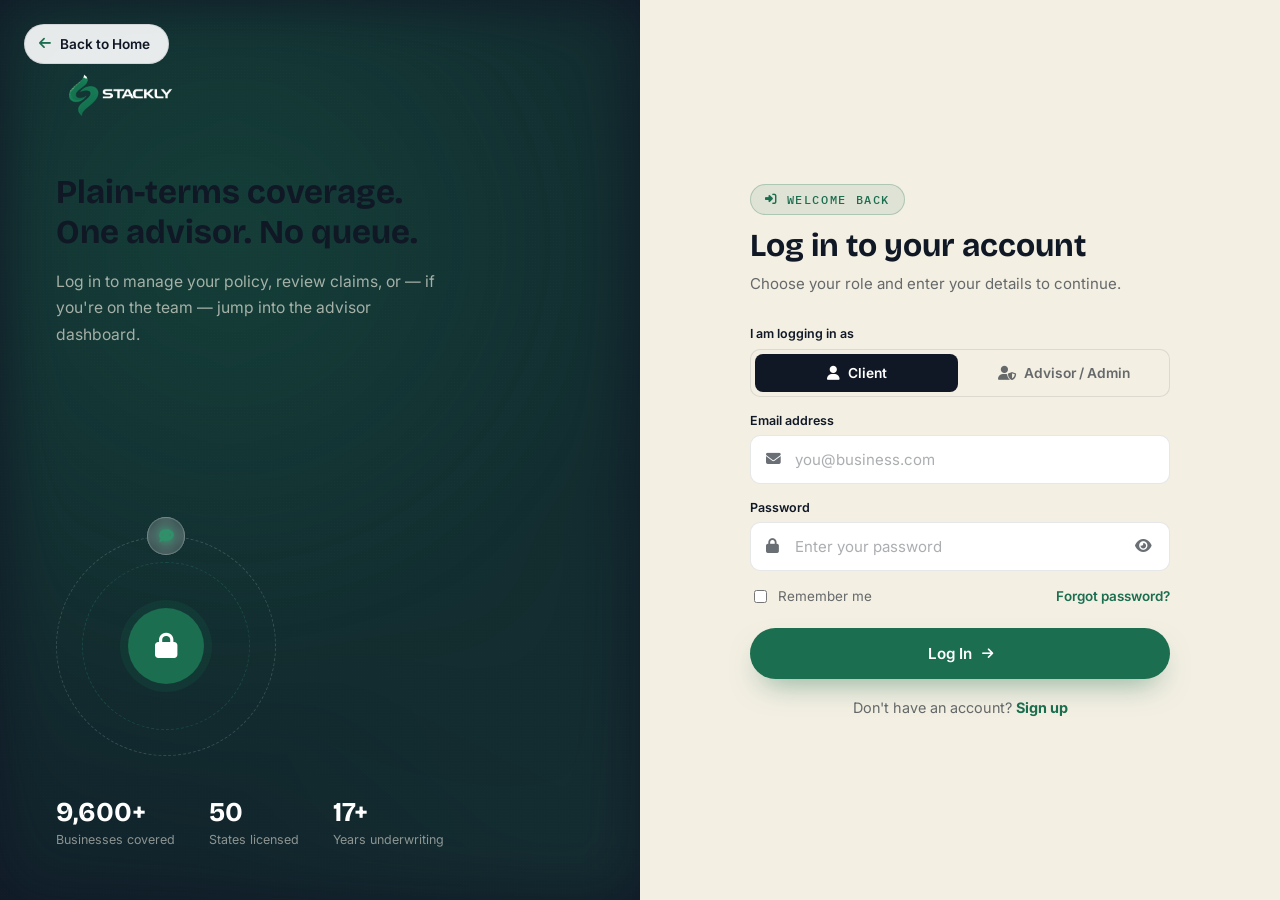
<file: admin-dashboard.html>
<!DOCTYPE html>
<html lang="en">
<head>
<meta charset="UTF-8">
<meta name="viewport" content="width=device-width, initial-scale=1.0">
<title>Admin Dashboard | Stackly</title>
<meta name="description" content="Stackly advisor dashboard — clients, policies, analytics, claims and team, all in one place.">

<link rel="preconnect" href="https://fonts.googleapis.com">
<link rel="preconnect" href="https://fonts.gstatic.com" crossorigin>
<link href="https://fonts.googleapis.com/css2?family=Bricolage+Grotesque:opsz,wght@12..96,400;12..96,500;12..96,600;12..96,700;12..96,800&family=Inter:wght@400;500;600;700;800&family=IBM+Plex+Mono:wght@400;500;600&display=swap" rel="stylesheet">
<link rel="stylesheet" href="https://cdnjs.cloudflare.com/ajax/libs/font-awesome/6.5.2/css/all.min.css">

<link rel="stylesheet" href="style.css">
<link rel="stylesheet" href="auth-dashboard.css">
</head>
<body>

<div class="dash-shell" data-role="admin">

  <div class="dash-overlay" id="dashOverlay"></div>

  <!-- ============ SIDEBAR — 8 nav links ============ -->
  <aside class="dash-sidebar" id="dashSidebar">
    <a href="index.html" class="brand-logo">
    <img src="Assest/stackly-emerald-white.webp" alt="STACKLY" class="brand-logo-img">
</a>

    <nav class="dash-nav">
      <span class="dash-nav-label">Overview</span>
      <a href="#" class="dash-nav-link is-active" data-view="overview"><i class="fa-solid fa-gauge-high"></i> <span class="dash-nav-label-text">Dashboard</span></a>
      <a href="#" class="dash-nav-link" data-view="inquiries"><i class="fa-solid fa-envelope"></i> <span class="dash-nav-label-text">Inquiries</span> <span class="badge-count" data-mail-unread-count>0</span></a>

      <span class="dash-nav-label">Book of Business</span>
      <a href="#" class="dash-nav-link" data-view="clients"><i class="fa-solid fa-users"></i> <span class="dash-nav-label-text">Clients</span></a>
      <a href="#" class="dash-nav-link" data-view="policies"><i class="fa-solid fa-file-shield"></i> <span class="dash-nav-label-text">Policies</span></a>
      <a href="#" class="dash-nav-link" data-view="claims"><i class="fa-solid fa-triangle-exclamation"></i> <span class="dash-nav-label-text">Claims</span></a>

      <span class="dash-nav-label">Insights</span>
      <a href="#" class="dash-nav-link" data-view="analytics"><i class="fa-solid fa-chart-line"></i> <span class="dash-nav-label-text">Analytics</span></a>
      <a href="#" class="dash-nav-link" data-view="team"><i class="fa-solid fa-user-group"></i> <span class="dash-nav-label-text">Team</span></a>

      <span class="dash-nav-label">Account</span>
      <a href="#" class="dash-nav-link" data-view="settings"><i class="fa-solid fa-gear"></i> <span class="dash-nav-label-text">Settings</span></a>
    </nav>

    <div class="dash-sidebar-foot">
      <button class="dash-logout-btn"><i class="fa-solid fa-arrow-right-from-bracket"></i> Log Out</button>
    </div>
  </aside>

  <!-- ============ MAIN ============ -->
  <div class="dash-main">

    <header class="dash-topbar">
      <button class="dash-hamburger" id="dashHamburger" aria-label="Toggle menu"><span></span><span></span><span></span></button>

      <div class="dash-topbar-title">
        <span data-topbar-title>Dashboard</span>
        <span class="dash-topbar-sub">Welcome back, <span data-user-name>Advisor</span></span>
      </div>

      <div class="dash-search">
        <i class="fa-solid fa-magnifying-glass"></i>
        <input type="text" placeholder="Search clients, policies…">
      </div>

      <div class="dash-topbar-right">
<button class="dash-bell" aria-label="Notifications" onclick="window.location.href='404.html'">
    <i class="fa-regular fa-bell"></i>
    <span class="bell-dot"></span>
</button>
        <div class="dash-user" onclick="window.location.href='404.html'" style="cursor: pointer;">
    <div class="dash-user-avatar" data-user-initial>A</div>
    <div class="dash-user-meta">
        <strong data-user-name>Advisor</strong>
        <span data-user-role>admin</span>
    </div>
</div>
      </div>
    </header>

    <main class="dash-content">

      <!-- VIEW 1 — OVERVIEW -->
      <section class="dash-view is-active" data-view-id="overview">

        <div class="dash-view-block">
          <div class="dash-hero-banner">
            <div class="dash-hero-glow" aria-hidden="true"></div>
            <div class="dash-hero-content">
              <span class="eyebrow eyebrow--light"><i class="fa-solid fa-sun"></i> Good to see you</span>
              <h2>Here's how your book is doing today</h2>
              <p>18 open inquiries, 3 renewals due this week, and your team is trending 8% ahead of last month.</p>
            </div>
            <div class="dash-hero-visual" aria-hidden="true"><i class="fa-solid fa-chart-simple"></i></div>
          </div>
        </div>

        <div class="dash-view-block dash-stats-grid">
          <div class="dash-stat-card">
            <div class="dash-stat-icon"><i class="fa-solid fa-users"></i></div>
            <div class="dash-stat-num" data-count="9612">0</div>
            <div class="dash-stat-label">Active Clients <span class="dash-stat-trend"><i class="fa-solid fa-arrow-up"></i> 4.2%</span></div>
          </div>
          <div class="dash-stat-card">
            <div class="dash-stat-icon"><i class="fa-solid fa-file-invoice-dollar"></i></div>
            <div class="dash-stat-num" data-count="2840000" data-prefix="$">0</div>
            <div class="dash-stat-label">Premium Written <span class="dash-stat-trend"><i class="fa-solid fa-arrow-up"></i> 8.1%</span></div>
          </div>
          <div class="dash-stat-card">
            <div class="dash-stat-icon"><i class="fa-solid fa-inbox"></i></div>
            <div class="dash-stat-num" data-count="18">0</div>
            <div class="dash-stat-label">Open Inquiries <span class="dash-stat-trend is-down"><i class="fa-solid fa-arrow-down"></i> 2.4%</span></div>
          </div>
          <div class="dash-stat-card">
            <div class="dash-stat-icon"><i class="fa-solid fa-triangle-exclamation"></i></div>
            <div class="dash-stat-num" data-count="7">0</div>
            <div class="dash-stat-label">Pending Claims <span class="dash-stat-trend"><i class="fa-solid fa-arrow-up"></i> 1.1%</span></div>
          </div>
        </div>

        <div class="dash-view-block">
          <div class="dash-section-head"><h3>Quick Actions</h3></div>
          <div class="dash-quick-actions">
            <div class="dash-quick-action"><i class="fa-solid fa-file-circle-plus"></i><strong>New Quote</strong><span>Start a client application</span></div>
            <div class="dash-quick-action"><i class="fa-solid fa-user-plus"></i><strong>Add Client</strong><span>Create a new record</span></div>
            <div class="dash-quick-action"><i class="fa-solid fa-triangle-exclamation"></i><strong>Review Claim</strong><span>7 awaiting review</span></div>
            <div class="dash-quick-action"><i class="fa-solid fa-file-export"></i><strong>Export Report</strong><span>Monthly book summary</span></div>
          </div>
        </div>

        <div class="dash-view-block">
          <div class="dash-panel">
            <div class="dash-panel-head">
              <div><h2>Recent Inquiries</h2><p>Latest client messages — jump into the full inbox for details.</p></div>
              <a href="404.html"  data-view="inquiries">Open Inquiries <i class="fa-solid fa-arrow-right"></i></a>
            </div>
            <div class="dash-doc-list" style="padding:8px 22px;">
              <div class="dash-doc-item"><div class="dash-doc-icon"><i class="fa-solid fa-envelope-open-text"></i></div><div class="dash-doc-info"><strong>Torres Build Group — General liability quote request</strong><span>9:41 AM · New Quote</span></div></div>
              <div class="dash-doc-item"><div class="dash-doc-icon"><i class="fa-solid fa-envelope-open-text"></i></div><div class="dash-doc-info"><strong>Dana Whitfield — Cyber policy coverage question</strong><span>8:15 AM · Existing Client</span></div></div>
              <div class="dash-doc-item"><div class="dash-doc-icon"><i class="fa-solid fa-envelope-open-text"></i></div><div class="dash-doc-info"><strong>Marcus Webb — Claim #CW-88213 status update</strong><span>Yesterday · Claim</span></div></div>
            </div>
          </div>
        </div>
      </section>

      <!-- VIEW 2 — INQUIRIES -->
      <section class="dash-view" data-view-id="inquiries">

        <div class="dash-view-block dash-mini-stats">
          <div class="dash-mini-stat"><i class="fa-solid fa-stopwatch"></i><div><strong>&lt; 12 min</strong><span>Avg first reply</span></div></div>
          <div class="dash-mini-stat"><i class="fa-solid fa-circle-check"></i><div><strong>42</strong><span>Resolved this week</span></div></div>
          <div class="dash-mini-stat"><i class="fa-solid fa-face-smile"></i><div><strong>4.8/5</strong><span>Client satisfaction</span></div></div>
        </div>

        <div class="dash-view-block">
          <section class="dash-panel">
            <div class="dash-panel-head">
              <div>
                <h2>Client Inquiries</h2>
                <p>New quote requests and messages — updates in real time.</p>
              </div>
              <div class="dash-tabs" id="dashMailTabs">
                <button class="dash-tab is-active" data-filter="all">All</button>
                <button class="dash-tab" data-filter="unread">Unread</button>
                <button class="dash-tab" data-filter="flagged">Flagged</button>
              </div>
            </div>
            <div class="dash-mail">
              <div class="dash-mail-list" id="dashMailList"></div>
              <div class="dash-mail-detail" id="dashMailDetail"></div>
            </div>
          </section>
        </div>
      </section>

      <!-- VIEW 3 — CLIENTS -->
      <section class="dash-view" data-view-id="clients">

        <div class="dash-view-block">
          <div class="dash-hero-banner">
            <div class="dash-hero-glow" aria-hidden="true"></div>
            <div class="dash-hero-content">
              <span class="eyebrow eyebrow--light"><i class="fa-solid fa-users"></i> Client Directory</span>
              <h2>9,612 businesses, one place to manage them</h2>
              <p>Browse your book of business, check policy status, and jump straight into a client record.</p>
            </div>
            <div class="dash-hero-visual" aria-hidden="true"><i class="fa-solid fa-address-book"></i></div>
          </div>
        </div>

        <div class="dash-view-block dash-mini-stats">
          <div class="dash-mini-stat"><i class="fa-solid fa-users"></i><div><strong>9,612</strong><span>Total clients</span></div></div>
          <div class="dash-mini-stat"><i class="fa-solid fa-user-plus"></i><div><strong>184</strong><span>New this month</span></div></div>
          <div class="dash-mini-stat"><i class="fa-solid fa-rotate"></i><div><strong>94%</strong><span>Renewal rate</span></div></div>
          <div class="dash-mini-stat"><i class="fa-solid fa-hourglass-half"></i><div><strong>3.4 yrs</strong><span>Avg tenure</span></div></div>
        </div>

        <div class="dash-view-block">
          <div class="dash-tabs dash-simple-tabs" data-target="#clientGrid">
            <button class="dash-tab is-active" data-filter="all">All</button>
            <button class="dash-tab" data-filter="active">Active</button>
            <button class="dash-tab" data-filter="pending">Pending</button>
            <button class="dash-tab" data-filter="review">In Review</button>
          </div>
        </div>

        <div class="dash-view-block dash-people-grid" id="clientGrid">
          <div class="dash-people-card" data-category="active"><span class="dash-status-pill is-active">Active</span><img class="dash-avatar-photo" src="Assest/dd1_under_100kb.webp" alt="Mara Torres"><h4>Mara Torres</h4><span class="role">Torres Build Group</span><div class="dash-people-meta"><div><strong>3</strong><span>Policies</span></div><div><strong>$18.2k</strong><span>Premium</span></div></div></div>
          <div class="dash-people-card" data-category="active"><span class="dash-status-pill is-active">Active</span><img class="dash-avatar-photo" src="Assest/dd2_under_100kb.webp" alt="Dana Whitfield"><h4>Dana Whitfield</h4><span class="role">Whitfield & Co.</span><div class="dash-people-meta"><div><strong>2</strong><span>Policies</span></div><div><strong>$9.6k</strong><span>Premium</span></div></div></div>
          <div class="dash-people-card" data-category="pending"><span class="dash-status-pill is-pending">Pending</span><img class="dash-avatar-photo" src="Assest/dd3_under_100kb.webp" alt="Elena Ruiz"><h4>Elena Ruiz</h4><span class="role">Ruiz Logistics LLC</span><div class="dash-people-meta"><div><strong>1</strong><span>Policies</span></div><div><strong>$4.1k</strong><span>Premium</span></div></div></div>
          <div class="dash-people-card" data-category="active"><span class="dash-status-pill is-active">Active</span><img class="dash-avatar-photo" src="Assest/dd4_under_100kb.webp" alt="James Lin"><h4>James Lin</h4><span class="role">Lin & Partners</span><div class="dash-people-meta"><div><strong>4</strong><span>Policies</span></div><div><strong>$24.7k</strong><span>Premium</span></div></div></div>
          <div class="dash-people-card" data-category="review"><span class="dash-status-pill is-review">In Review</span><img class="dash-avatar-photo" src="Assest/dd5_under_100kb.webp" alt="Priya Kapoor"><h4>Priya Kapoor</h4><span class="role">Kapoor Foods</span><div class="dash-people-meta"><div><strong>2</strong><span>Policies</span></div><div><strong>$11.3k</strong><span>Premium</span></div></div></div>
          <div class="dash-people-card" data-category="active"><span class="dash-status-pill is-active">Active</span><img class="dash-avatar-photo" src="Assest/dd6_under_100kb.webp" alt="Marcus Webb"><h4>Marcus Webb</h4><span class="role">Webb Contracting</span><div class="dash-people-meta"><div><strong>3</strong><span>Policies</span></div><div><strong>$15.9k</strong><span>Premium</span></div></div></div>
          <div class="dash-people-card" data-category="pending"><span class="dash-status-pill is-pending">Pending</span><img class="dash-avatar-photo" src="Assest/dd7_under_100kb.webp" alt="Sofia Ahn"><h4>Sofia Ahn</h4><span class="role">Ahn Design Studio</span><div class="dash-people-meta"><div><strong>1</strong><span>Policies</span></div><div><strong>$3.4k</strong><span>Premium</span></div></div></div>
          <div class="dash-people-card" data-category="active"><span class="dash-status-pill is-active">Active</span><img class="dash-avatar-photo" src="Assest/dd8_under_100kb.webp" alt="Owen Clarke"><h4>Owen Clarke</h4><span class="role">Clarke Fleet Services</span><div class="dash-people-meta"><div><strong>5</strong><span>Policies</span></div><div><strong>$31.5k</strong><span>Premium</span></div></div></div>
        </div>

        <div class="dash-view-block">
          <div class="dash-panel" style="padding:24px 26px; display:flex; align-items:center; justify-content:space-between; gap:16px; flex-wrap:wrap;">
            <div><h3 style="font-size:1rem;font-weight:700;margin-bottom:4px;">Looking for someone specific?</h3><p style="font-size:.82rem;color:var(--text-soft);">Use the search bar above, or add a brand-new client to your book.</p></div>
<button class="btn btn-primary" onclick="window.location.href='404.html'">
    <span>Add Client</span>
    <i class="fa-solid fa-user-plus"></i>
</button>
          </div>
        </div>
      </section>

      <!-- VIEW 4 — POLICIES -->
      <section class="dash-view" data-view-id="policies">

        <div class="dash-view-block">
          <div class="dash-hero-banner">
            <div class="dash-hero-glow" aria-hidden="true"></div>
            <div class="dash-hero-content">
              <span class="eyebrow eyebrow--light"><i class="fa-solid fa-file-shield"></i> Policy Book</span>
              <h2>Every policy, renewal, and premium in view</h2>
              <p>Track what's bound, what's renewing soon, and where the book is concentrated.</p>
            </div>
            <div class="dash-hero-visual" aria-hidden="true"><i class="fa-solid fa-scale-balanced"></i></div>
          </div>
        </div>

        <div class="dash-view-block dash-mini-stats">
          <div class="dash-mini-stat"><i class="fa-solid fa-file-shield"></i><div><strong>11,204</strong><span>Active policies</span></div></div>
          <div class="dash-mini-stat"><i class="fa-solid fa-sack-dollar"></i><div><strong>$2.84M</strong><span>Premium written</span></div></div>
          <div class="dash-mini-stat"><i class="fa-solid fa-calculator"></i><div><strong>$1,940</strong><span>Avg premium</span></div></div>
          <div class="dash-mini-stat"><i class="fa-solid fa-calendar-day"></i><div><strong>63</strong><span>Renewals due (30d)</span></div></div>
        </div>

        <div class="dash-view-block">
          <div class="dash-chart-card">
            <div class="dash-section-head"><h3>Policy Mix by Coverage Type</h3><p>Share of active premium across your top lines.</p></div>
            <div class="dash-donut-wrap">
              <div class="dash-donut" data-pct="34"><div class="dash-donut-center"><strong>34%</strong><span>General Liability</span></div></div>
              <div class="dash-donut-legend">
                <div class="dash-legend-row"><span class="dash-legend-dot" style="background:var(--emerald);"></span> General Liability <span class="val">34%</span></div>
                <div class="dash-legend-row"><span class="dash-legend-dot" style="background:#4F6B85;"></span> Commercial Property <span class="val">26%</span></div>
                <div class="dash-legend-row"><span class="dash-legend-dot" style="background:#B79B4F;"></span> Cyber & Data Breach <span class="val">18%</span></div>
                <div class="dash-legend-row"><span class="dash-legend-dot" style="background:var(--line);"></span> Workers' Comp & Other <span class="val">22%</span></div>
              </div>
            </div>
          </div>
        </div>

        <div class="dash-view-block dash-policy-grid">
          <div class="dash-policy-card">
            <div class="dash-policy-top"><div class="dash-policy-icon"><i class="fa-solid fa-hard-hat"></i></div><div><h4>Torres Build Group</h4><span>General Liability</span></div></div>
            <div class="dash-policy-figures"><div><strong>$18,200</strong><span>Premium</span></div><div><strong>$2M</strong><span>Limit</span></div></div>
            <div class="dash-progress"><div class="dash-progress-fill" data-value="72"></div></div>
            <div class="dash-progress-label"><span>Renews in 34 days</span><span>72%</span></div>
          </div>
          <div class="dash-policy-card">
            <div class="dash-policy-top"><div class="dash-policy-icon"><i class="fa-solid fa-building"></i></div><div><h4>Whitfield & Co.</h4><span>Commercial Property</span></div></div>
            <div class="dash-policy-figures"><div><strong>$9,640</strong><span>Premium</span></div><div><strong>$1.2M</strong><span>Limit</span></div></div>
            <div class="dash-progress"><div class="dash-progress-fill" data-value="41"></div></div>
            <div class="dash-progress-label"><span>Renews in 71 days</span><span>41%</span></div>
          </div>
          <div class="dash-policy-card">
            <div class="dash-policy-top"><div class="dash-policy-icon"><i class="fa-solid fa-shield-halved"></i></div><div><h4>Kapoor Foods</h4><span>Cyber & Data Breach</span></div></div>
            <div class="dash-policy-figures"><div><strong>$6,300</strong><span>Premium</span></div><div><strong>$1M</strong><span>Limit</span></div></div>
            <div class="dash-progress"><div class="dash-progress-fill" data-value="90"></div></div>
            <div class="dash-progress-label"><span>Renews in 9 days</span><span>90%</span></div>
          </div>
          <div class="dash-policy-card">
            <div class="dash-policy-top"><div class="dash-policy-icon"><i class="fa-solid fa-truck"></i></div><div><h4>Clarke Fleet Services</h4><span>Commercial Auto</span></div></div>
            <div class="dash-policy-figures"><div><strong>$22,900</strong><span>Premium</span></div><div><strong>$3M</strong><span>Limit</span></div></div>
            <div class="dash-progress"><div class="dash-progress-fill" data-value="24"></div></div>
            <div class="dash-progress-label"><span>Renews in 96 days</span><span>24%</span></div>
          </div>
          <div class="dash-policy-card">
            <div class="dash-policy-top"><div class="dash-policy-icon"><i class="fa-solid fa-user-tie"></i></div><div><h4>Ruiz Logistics LLC</h4><span>Professional Liability</span></div></div>
            <div class="dash-policy-figures"><div><strong>$4,100</strong><span>Premium</span></div><div><strong>$1M</strong><span>Limit</span></div></div>
            <div class="dash-progress"><div class="dash-progress-fill" data-value="58"></div></div>
            <div class="dash-progress-label"><span>Renews in 51 days</span><span>58%</span></div>
          </div>
          <div class="dash-policy-card">
            <div class="dash-policy-top"><div class="dash-policy-icon"><i class="fa-solid fa-briefcase-medical"></i></div><div><h4>Webb Contracting</h4><span>Workers' Compensation</span></div></div>
            <div class="dash-policy-figures"><div><strong>$15,900</strong><span>Premium</span></div><div><strong>$2M</strong><span>Limit</span></div></div>
            <div class="dash-progress"><div class="dash-progress-fill" data-value="15"></div></div>
            <div class="dash-progress-label"><span>Renews in 108 days</span><span>15%</span></div>
          </div>
        </div>

        <div class="dash-view-block">
          <div class="dash-panel" style="padding:24px 26px; display:flex; align-items:center; justify-content:space-between; gap:16px; flex-wrap:wrap;">
            <div><h3 style="font-size:1rem;font-weight:700;margin-bottom:4px;">3 policies renewing this week</h3><p style="font-size:.82rem;color:var(--text-soft);">Get ahead of renewals before they lapse.</p></div>
<button class="btn btn-primary" onclick="window.location.href='404.html'">
    <span>Review Renewals</span>
    <i class="fa-solid fa-arrow-right"></i>
</button>
          </div>
        </div>
      </section>

      <!-- VIEW 5 — CLAIMS -->
      <section class="dash-view" data-view-id="claims">

        <div class="dash-view-block">
          <div class="dash-hero-banner">
            <div class="dash-hero-glow" aria-hidden="true"></div>
            <div class="dash-hero-content">
              <span class="eyebrow eyebrow--light"><i class="fa-solid fa-triangle-exclamation"></i> Claims Desk</span>
              <h2>7 claims need your attention</h2>
              <p>Track every claim from first report to payout, across your whole book.</p>
            </div>
            <div class="dash-hero-visual" aria-hidden="true"><i class="fa-solid fa-file-waveform"></i></div>
          </div>
        </div>

        <div class="dash-view-block dash-mini-stats">
          <div class="dash-mini-stat"><i class="fa-solid fa-folder-open"></i><div><strong>7</strong><span>Open claims</span></div></div>
          <div class="dash-mini-stat"><i class="fa-solid fa-stopwatch"></i><div><strong>9.2 days</strong><span>Avg resolution</span></div></div>
          <div class="dash-mini-stat"><i class="fa-solid fa-circle-check"></i><div><strong>23</strong><span>Approved this month</span></div></div>
          <div class="dash-mini-stat"><i class="fa-solid fa-circle-xmark"></i><div><strong>2</strong><span>Denied this month</span></div></div>
        </div>

        <div class="dash-view-block">
          <div class="dash-chart-card">
            <div class="dash-section-head"><h3>Claims Filed by Type (last 6 months)</h3></div>
            <div class="dash-bar-chart">
              <div class="dash-bar-col" data-height="45"><div class="dash-bar"><span class="dash-bar-val">12</span></div><span class="dash-bar-label">Property</span></div>
              <div class="dash-bar-col" data-height="70"><div class="dash-bar"><span class="dash-bar-val">19</span></div><span class="dash-bar-label">Auto</span></div>
              <div class="dash-bar-col" data-height="30"><div class="dash-bar"><span class="dash-bar-val">8</span></div><span class="dash-bar-label">Liability</span></div>
              <div class="dash-bar-col" data-height="20"><div class="dash-bar"><span class="dash-bar-val">5</span></div><span class="dash-bar-label">Cyber</span></div>
              <div class="dash-bar-col" data-height="55"><div class="dash-bar"><span class="dash-bar-val">15</span></div><span class="dash-bar-label">Workers' Comp</span></div>
            </div>
          </div>
        </div>

        <div class="dash-view-block">
          <div class="dash-panel">
            <div class="dash-panel-head"><div><h2>Claim #CW-88213 — Featured</h2><p>Webb Contracting · Storm damage · Filed 12 days ago</p></div></div>
            <div style="padding:24px 26px;">
              <div class="dash-timeline">
                <div class="dash-timeline-step is-done"><div class="dash-timeline-dot"><i class="fa-solid fa-check"></i></div><div class="dash-timeline-body"><h4>Claim reported</h4><span>Aug 1, 2026</span></div></div>
                <div class="dash-timeline-step is-done"><div class="dash-timeline-dot"><i class="fa-solid fa-check"></i></div><div class="dash-timeline-body"><h4>Adjuster assigned</h4><span>Aug 2, 2026</span></div></div>
                <div class="dash-timeline-step is-current"><div class="dash-timeline-dot"><i class="fa-solid fa-magnifying-glass"></i></div><div class="dash-timeline-body"><h4>Site inspection complete</h4><span>Aug 9, 2026</span><p>Estimate being finalized — client has requested a status update twice this week.</p></div></div>
                <div class="dash-timeline-step"><div class="dash-timeline-dot"><i class="fa-solid fa-file-invoice-dollar"></i></div><div class="dash-timeline-body"><h4>Estimate &amp; payout</h4><span>Pending</span></div></div>
              </div>
            </div>
          </div>
        </div>

        <div class="dash-view-block">
          <div class="dash-panel">
            <div class="dash-panel-head"><div><h2>Open Claims Queue</h2></div></div>
            <div class="dash-doc-list" style="padding:8px 26px 20px;">
              <div class="dash-doc-item"><div class="dash-doc-icon"><i class="fa-solid fa-house-chimney-crack"></i></div><div class="dash-doc-info"><strong>Webb Contracting — Storm damage</strong><span>Filed 12 days ago</span></div><span class="dash-status-pill is-pending" style="margin:0;">In Review</span></div>
              <div class="dash-doc-item"><div class="dash-doc-icon"><i class="fa-solid fa-car-burst"></i></div><div class="dash-doc-info"><strong>Clarke Fleet Services — Vehicle collision</strong><span>Filed 5 days ago</span></div><span class="dash-status-pill is-review" style="margin:0;">Inspecting</span></div>
              <div class="dash-doc-item"><div class="dash-doc-icon"><i class="fa-solid fa-laptop-medical"></i></div><div class="dash-doc-info"><strong>Kapoor Foods — Data breach</strong><span>Filed 2 days ago</span></div><span class="dash-status-pill is-pending" style="margin:0;">New</span></div>
            </div>
          </div>
        </div>
      </section>

      <!-- VIEW 6 — ANALYTICS -->
      <section class="dash-view" data-view-id="analytics">

        <div class="dash-view-block">
          <div class="dash-hero-banner">
            <div class="dash-hero-glow" aria-hidden="true"></div>
            <div class="dash-hero-content">
              <span class="eyebrow eyebrow--light"><i class="fa-solid fa-chart-line"></i> Performance</span>
              <h2>The book is trending up 8.1% this quarter</h2>
              <p>Premium growth, channel mix, and your top-performing advisors at a glance.</p>
            </div>
            <div class="dash-hero-visual" aria-hidden="true"><i class="fa-solid fa-arrow-trend-up"></i></div>
          </div>
        </div>

        <div class="dash-view-block dash-mini-stats">
          <div class="dash-mini-stat"><i class="fa-solid fa-sack-dollar"></i><div><strong>$2.84M</strong><span>YTD premium</span></div></div>
          <div class="dash-mini-stat"><i class="fa-solid fa-percent"></i><div><strong>94%</strong><span>Retention rate</span></div></div>
          <div class="dash-mini-stat"><i class="fa-solid fa-bolt"></i><div><strong>1.9 days</strong><span>Avg quote-to-bind</span></div></div>
          <div class="dash-mini-stat"><i class="fa-solid fa-star"></i><div><strong>4.8/5</strong><span>Client rating</span></div></div>
        </div>

        <div class="dash-view-block">
          <div class="dash-chart-card">
            <div class="dash-section-head"><h3>Premium Written by Month</h3><p>Last 6 months, in thousands.</p></div>
            <div class="dash-bar-chart">
              <div class="dash-bar-col" data-height="40"><div class="dash-bar"><span class="dash-bar-val">$210k</span></div><span class="dash-bar-label">Mar</span></div>
              <div class="dash-bar-col" data-height="55"><div class="dash-bar"><span class="dash-bar-val">$268k</span></div><span class="dash-bar-label">Apr</span></div>
              <div class="dash-bar-col" data-height="48"><div class="dash-bar"><span class="dash-bar-val">$241k</span></div><span class="dash-bar-label">May</span></div>
              <div class="dash-bar-col" data-height="72"><div class="dash-bar"><span class="dash-bar-val">$319k</span></div><span class="dash-bar-label">Jun</span></div>
              <div class="dash-bar-col" data-height="65"><div class="dash-bar"><span class="dash-bar-val">$298k</span></div><span class="dash-bar-label">Jul</span></div>
              <div class="dash-bar-col" data-height="88"><div class="dash-bar"><span class="dash-bar-val">$356k</span></div><span class="dash-bar-label">Aug</span></div>
            </div>
          </div>
        </div>

        <div class="dash-view-block">
          <div class="dash-chart-card">
            <div class="dash-section-head"><h3>Revenue by Channel</h3></div>
            <div class="dash-donut-wrap">
              <div class="dash-donut" data-pct="52"><div class="dash-donut-center"><strong>52%</strong><span>Referral</span></div></div>
              <div class="dash-donut-legend">
                <div class="dash-legend-row"><span class="dash-legend-dot" style="background:var(--emerald);"></span> Referral <span class="val">52%</span></div>
                <div class="dash-legend-row"><span class="dash-legend-dot" style="background:#4F6B85;"></span> Direct / Website <span class="val">31%</span></div>
                <div class="dash-legend-row"><span class="dash-legend-dot" style="background:var(--line);"></span> Partner Network <span class="val">17%</span></div>
              </div>
            </div>
          </div>
        </div>

        <div class="dash-view-block">
          <div class="dash-panel" style="padding:24px 26px;">
            <div class="dash-section-head"><h3>Top Performing Advisors</h3></div>
            <div class="dash-leaderboard">
              <div class="dash-leader-row"><span class="dash-leader-rank">01</span><img class="dash-avatar-photo" src="Assest/dd5_under_100kb.webp" alt="Priya Kapoor"><div class="dash-leader-info"><strong>Priya Kapoor</strong><div class="dash-leader-bar"><div class="dash-leader-bar-fill" data-value="96"></div></div></div><span class="dash-leader-val">$412k</span></div>
              <div class="dash-leader-row"><span class="dash-leader-rank">02</span><img class="dash-avatar-photo" src="Assest/dd4_under_100kb.webp" alt="James Lin"><div class="dash-leader-info"><strong>James Lin</strong><div class="dash-leader-bar"><div class="dash-leader-bar-fill" data-value="84"></div></div></div><span class="dash-leader-val">$361k</span></div>
              <div class="dash-leader-row"><span class="dash-leader-rank">03</span><img class="dash-avatar-photo" src="Assest/dd3_under_100kb.webp" alt="Elena Ruiz"><div class="dash-leader-info"><strong>Elena Ruiz</strong><div class="dash-leader-bar"><div class="dash-leader-bar-fill" data-value="71"></div></div></div><span class="dash-leader-val">$298k</span></div>
              <div class="dash-leader-row"><span class="dash-leader-rank">04</span><img class="dash-avatar-photo" src="Assest/dd6_under_100kb.webp" alt="Marcus Webb"><div class="dash-leader-info"><strong>Marcus Webb</strong><div class="dash-leader-bar"><div class="dash-leader-bar-fill" data-value="58"></div></div></div><span class="dash-leader-val">$241k</span></div>
            </div>
          </div>
        </div>
      </section>

      <!-- VIEW 7 — TEAM -->
      <section class="dash-view" data-view-id="team">

        <div class="dash-view-block">
          <div class="dash-hero-banner">
            <div class="dash-hero-glow" aria-hidden="true"></div>
            <div class="dash-hero-content">
              <span class="eyebrow eyebrow--light"><i class="fa-solid fa-user-group"></i> Your Team</span>
              <h2>210 licensed advisors, 6 in your pod</h2>
              <p>See who's carrying what, and how your pod is trending this month.</p>
            </div>
            <div class="dash-hero-visual" aria-hidden="true"><i class="fa-solid fa-people-group"></i></div>
          </div>
        </div>

        <div class="dash-view-block dash-mini-stats">
          <div class="dash-mini-stat"><i class="fa-solid fa-user-group"></i><div><strong>6</strong><span>Advisors in pod</span></div></div>
          <div class="dash-mini-stat"><i class="fa-solid fa-stopwatch"></i><div><strong>&lt; 12 min</strong><span>Avg response time</span></div></div>
          <div class="dash-mini-stat"><i class="fa-solid fa-face-smile"></i><div><strong>4.8/5</strong><span>Team CSAT</span></div></div>
          <div class="dash-mini-stat"><i class="fa-solid fa-ticket"></i><div><strong>18</strong><span>Open tickets</span></div></div>
        </div>

        <div class="dash-view-block dash-people-grid">
          <div class="dash-people-card"><span class="dash-status-pill is-active">Online</span><img class="dash-avatar-photo dash-avatar-photo--lg" src="Assest/dd5_under_100kb.webp" alt="Priya Kapoor"><h4>Priya Kapoor</h4><span class="role">Senior Advisor</span><div class="dash-people-meta"><div><strong>412</strong><span>Clients</span></div><div><strong>4.9</strong><span>Rating</span></div></div></div>
          <div class="dash-people-card"><span class="dash-status-pill is-active">Online</span><img class="dash-avatar-photo dash-avatar-photo--lg" src="Assest/dd4_under_100kb.webp" alt="James Lin"><h4>James Lin</h4><span class="role">Advisor</span><div class="dash-people-meta"><div><strong>361</strong><span>Clients</span></div><div><strong>4.8</strong><span>Rating</span></div></div></div>
          <div class="dash-people-card"><span class="dash-status-pill is-pending">Away</span><img class="dash-avatar-photo dash-avatar-photo--lg" src="Assest/dd3_under_100kb.webp" alt="Elena Ruiz"><h4>Elena Ruiz</h4><span class="role">Advisor</span><div class="dash-people-meta"><div><strong>298</strong><span>Clients</span></div><div><strong>4.7</strong><span>Rating</span></div></div></div>
          <div class="dash-people-card"><span class="dash-status-pill is-active">Online</span><img class="dash-avatar-photo dash-avatar-photo--lg" src="Assest/dd6_under_100kb.webp" alt="Marcus Webb"><h4>Marcus Webb</h4><span class="role">Claims Specialist</span><div class="dash-people-meta"><div><strong>241</strong><span>Clients</span></div><div><strong>4.6</strong><span>Rating</span></div></div></div>
          <div class="dash-people-card"><span class="dash-status-pill is-review">Offline</span><img class="dash-avatar-photo dash-avatar-photo--lg" src="Assest/dd7_under_100kb.webp" alt="Sofia Ahn"><h4>Sofia Ahn</h4><span class="role">Junior Advisor</span><div class="dash-people-meta"><div><strong>128</strong><span>Clients</span></div><div><strong>4.6</strong><span>Rating</span></div></div></div>
          <div class="dash-people-card"><span class="dash-status-pill is-active">Online</span><img class="dash-avatar-photo dash-avatar-photo--lg" src="Assest/dd8_under_100kb.webp" alt="Owen Clarke"><h4>Owen Clarke</h4><span class="role">Underwriter</span><div class="dash-people-meta"><div><strong>—</strong><span>Clients</span></div><div><strong>4.9</strong><span>Rating</span></div></div></div>
        </div>

        <div class="dash-view-block">
          <div class="dash-panel" style="padding:24px 26px; display:flex; align-items:center; justify-content:space-between; gap:16px; flex-wrap:wrap;">
            <div><h3 style="font-size:1rem;font-weight:700;margin-bottom:4px;">Growing the pod?</h3><p style="font-size:.82rem;color:var(--text-soft);">Invite a licensed advisor to join your team.</p></div>
<button class="btn btn-primary" onclick="window.location.href='404.html'">
    <span>Invite Advisor</span>
    <i class="fa-solid fa-user-plus"></i>
</button>
          </div>
        </div>
      </section>

      <!-- VIEW 8 — SETTINGS -->
      <section class="dash-view" data-view-id="settings">

        <div class="dash-view-block">
          <div class="dash-profile-banner">
            <div class="dash-hero-glow" aria-hidden="true"></div>
            <img class="dash-avatar-photo dash-avatar-photo--lg" style="position:relative;z-index:2;" src="Assest/dd5_under_100kb.webp" alt="Profile photo">
            <div style="position:relative;z-index:2;">
              <h2 style="font-family:var(--font-display);font-size:1.4rem;font-weight:700;" data-user-name>Advisor</h2>
              <p style="color:rgba(243,239,227,0.68);font-size:.88rem;" data-user-email>advisor@stackly.example</p>
              <span class="eyebrow eyebrow--light" style="margin-top:8px;"><i class="fa-solid fa-user-shield"></i> Admin Access</span>
            </div>
          </div>
        </div>

        <div class="dash-view-block">
          <div class="dash-panel" style="padding:26px;">
            <div class="dash-section-head"><h3>Personal Information</h3></div>
            <form>
              <div class="dash-settings-grid">
                <div class="form-field"><label>Full name</label><input type="text" value="Priya Kapoor"></div>
                <div class="form-field"><label>Email</label><input type="email" value="priya@stackly.example"></div>
                <div class="form-field"><label>Phone</label><input type="tel" value="(555) 010-2231"></div>
                <div class="form-field"><label>Office</label><input type="text" value="Chicago, IL"></div>
              </div>
<button type="button" class="btn btn-primary" style="margin-top:16px;" onclick="window.location.href='404.html'">
    <span>Save Changes</span>
    <i class="fa-solid fa-check"></i>
</button>
            </form>
          </div>
        </div>

        <div class="dash-view-block">
          <div class="dash-panel" style="padding:26px;">
            <div class="dash-section-head"><h3>Notifications</h3></div>
            <div class="dash-toggle-row"><div><strong>New inquiry alerts</strong><span>Email when a client sends a new message</span></div><label class="dash-switch"><input type="checkbox" checked><span class="dash-switch-track"></span></label></div>
            <div class="dash-toggle-row"><div><strong>Claim status changes</strong><span>Notify me when a claim moves stages</span></div><label class="dash-switch"><input type="checkbox" checked><span class="dash-switch-track"></span></label></div>
            <div class="dash-toggle-row"><div><strong>Weekly performance digest</strong><span>Summary every Monday morning</span></div><label class="dash-switch"><input type="checkbox"><span class="dash-switch-track"></span></label></div>
            <div class="dash-toggle-row"><div><strong>SMS for urgent claims</strong><span>Text alerts for high-priority claims</span></div><label class="dash-switch"><input type="checkbox" checked><span class="dash-switch-track"></span></label></div>
          </div>
        </div>

        <div class="dash-view-block">
          <div class="dash-panel" style="padding:26px;">
            <div class="dash-section-head"><h3>Security</h3></div>
            <form>
              <div class="dash-settings-grid">
                <div class="form-field"><label>New password</label><input type="password" placeholder="••••••••"></div>
                <div class="form-field"><label>Confirm password</label><input type="password" placeholder="••••••••"></div>
              </div>
              <div class="dash-toggle-row" style="margin-top:6px;"><div><strong>Two-factor authentication</strong><span>Require a code at login</span></div><label class="dash-switch"><input type="checkbox" checked><span class="dash-switch-track"></span></label></div>
<button type="button" class="btn btn-primary" style="margin-top:12px;" onclick="window.location.href='404.html'">
    <span>Update Security</span>
    <i class="fa-solid fa-lock"></i>
</button>
            </form>
          </div>
        </div>

        <div class="dash-view-block">
          <div class="dash-danger-zone">
            <h4>Danger Zone</h4>
            <p>Deactivating your account revokes dashboard access immediately. This can be undone by an org admin.</p>
<button class="btn btn-danger" onclick="window.location.href='404.html'">
    <span>Deactivate Account</span>
</button>          </div>
        </div>
      </section>

    </main>
  </div>
</div>

<script>
  window.CW_MAIL_DATA = [
    { id: 1, sender: 'Torres Build Group', subject: 'General liability quote request', preview: "We're a 40-person contracting outfit looking to bundle GL and fleet…", time: '9:41 AM', unread: true, flagged: true, tag: 'New Quote', body: "Hi team,\n\nWe're a 40-person commercial contracting outfit based in Austin. We currently carry general liability through another provider but our renewal is coming up and premiums jumped 22% with no claims on file.\n\nWe'd like a quote for General Liability bundled with Commercial Auto for our 6-vehicle fleet. Happy to hop on a call this week — mornings work best.\n\nThanks,\nMara Torres" },
    { id: 2, sender: 'Dana Whitfield', subject: 'Cyber policy — coverage limits question', preview: 'Can you clarify what the $1M cyber limit actually covers in a breach…', time: '8:15 AM', unread: true, flagged: false, tag: 'Existing Client', body: "Hi,\n\nQuick question on our current cyber policy — does the $1M limit cover third-party notification costs if we have a data breach, or is that a separate rider?\n\nWe just onboarded a new payment processor and want to make sure we're covered before go-live next month.\n\nBest,\nDana" },
    { id: 3, sender: 'Marcus Webb — Claims', subject: 'Claim #CW-88213 status update needed', preview: 'Client is asking for an update on their property damage claim from…', time: 'Yesterday', unread: true, flagged: false, tag: 'Claim', body: "The client at 220 Harbor Ave has asked twice this week for a status update on claim #CW-88213 (storm damage, filed 12 days ago). Adjuster notes show inspection complete but no estimate posted yet.\n\nCan you follow up with the adjuster and get back to the client today? They're getting anxious about repair timelines." },
    { id: 4, sender: 'Priya Kapoor', subject: 'New industry vertical — food trucks', preview: 'Marketing wants to know if we can underwrite mobile food vendors for…', time: 'Yesterday', unread: false, flagged: true, tag: 'Internal', body: "Marketing is putting together a landing page for mobile food vendors and wants to confirm: can underwriting handle food truck GL + equipment coverage at scale, or is this still case-by-case?\n\nLet me know by Friday so I can brief the content team." },
    { id: 5, sender: 'Elena Ruiz', subject: 'Workers comp — adding 3 new hires', preview: "We're growing fast and need to add 3 W-2 employees to our policy…", time: 'Mon', unread: false, flagged: false, tag: 'Endorsement', body: "Hi there,\n\nWe just hired 3 new full-time employees and need to update our workers' comp policy to reflect the new headcount. Payroll estimate attached separately — let me know what else you need from us.\n\nThanks!\nElena" },
    { id: 6, sender: 'James Lin', subject: 'Renewal reminder — Q3 batch', preview: '14 accounts are up for renewal in the next 30 days, review attached…', time: 'Mon', unread: false, flagged: false, tag: 'Internal', body: "14 accounts are coming up for renewal in the next 30 days. I've flagged 3 with claims activity that may need re-underwriting before we send renewal terms. Full list is in the shared drive — can you review by Wednesday's team sync?" }
  ];
</script>
<script src="auth.js"></script>
</body>
</html>
</file>
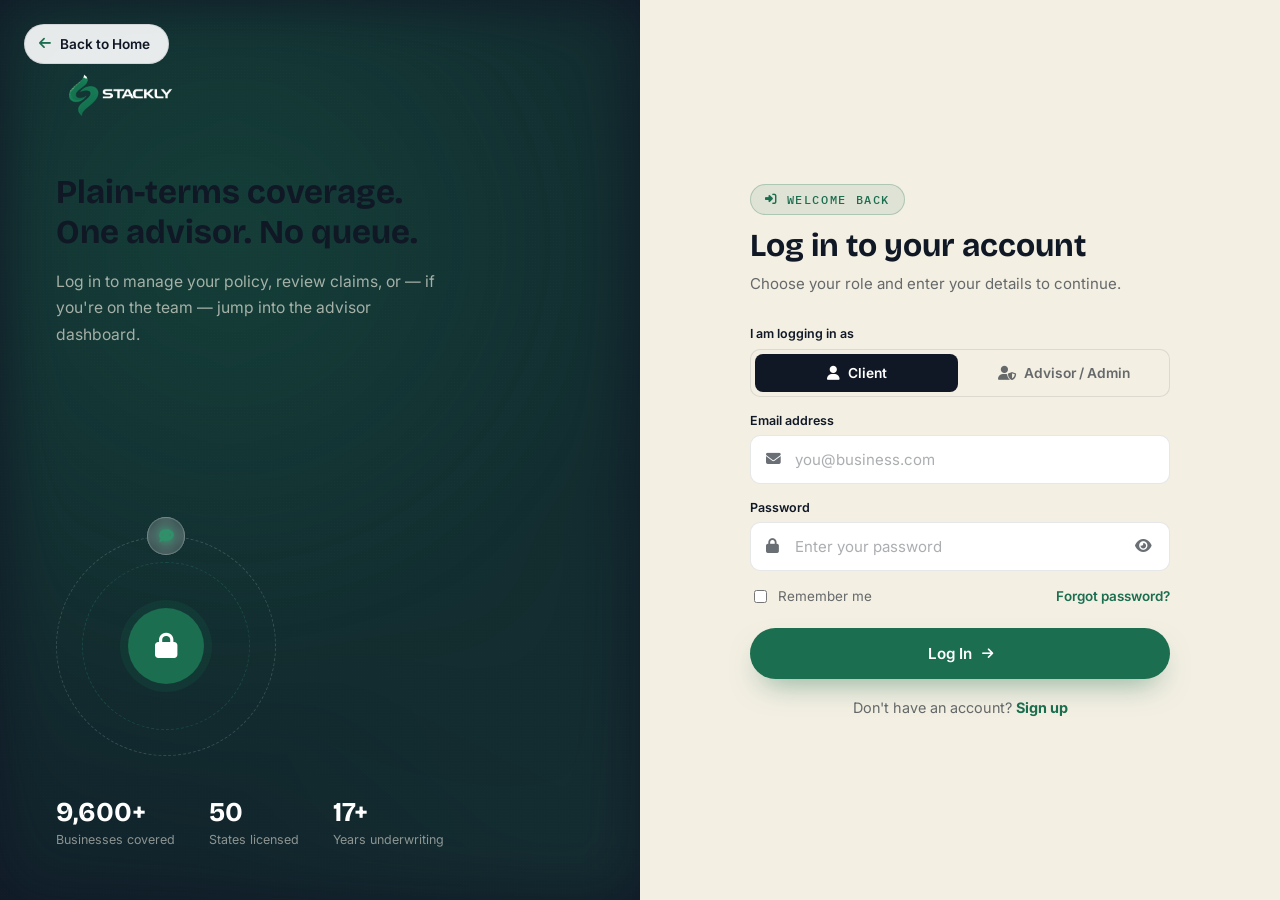
<file: login.html>
<!DOCTYPE html>
<html lang="en">
<head>
<meta charset="UTF-8">
<meta name="viewport" content="width=device-width, initial-scale=1.0">
<title>Log In | Stackly</title>
<meta name="description" content="Log in to your Stackly account to manage your policies or your advisor dashboard.">

<link rel="preconnect" href="https://fonts.googleapis.com">
<link rel="preconnect" href="https://fonts.gstatic.com" crossorigin>
<link href="https://fonts.googleapis.com/css2?family=Bricolage+Grotesque:opsz,wght@12..96,400;12..96,500;12..96,600;12..96,700;12..96,800&family=Inter:wght@400;500;600;700;800&family=IBM+Plex+Mono:wght@400;500;600&display=swap" rel="stylesheet">
<link rel="stylesheet" href="https://cdnjs.cloudflare.com/ajax/libs/font-awesome/6.5.2/css/all.min.css">

<link rel="stylesheet" href="style.css">
<link rel="stylesheet" href="auth-dashboard.css">
</head>
<body>

<a href="index.html" class="auth-back-home"><i class="fa-solid fa-arrow-left"></i> Back to Home</a>

<div class="auth-page">

  <!-- ============ LEFT — brand visual ============ -->
  <div class="auth-visual">
    <div class="auth-visual-glow" aria-hidden="true"></div>
    <div class="auth-visual-grain" aria-hidden="true"></div>

    <div class="auth-visual-top">
      <a href="index.html" class="brand-logo">
    <img src="Assest/stackly-emerald-white.webp" alt="STACKLY" class="brand-logo-img">
</a>
      <h1 class="auth-visual-headline">Plain-terms coverage.<br>One advisor. No queue.</h1>
      <p class="auth-visual-sub">Log in to manage your policy, review claims, or — if you're on the team — jump into the advisor dashboard.</p>
    </div>

    <div class="auth-visual-bottom">
      <div class="auth-orbit" aria-hidden="true">
        <div class="auth-orbit-ring"></div>
        <div class="auth-orbit-ring auth-orbit-ring--2"></div>
        <div class="auth-orbit-path--1"><div class="auth-orbit-dot"><i class="fa-solid fa-shield-halved"></i></div></div>
        <div class="auth-orbit-path--2"><div class="auth-orbit-dot"><i class="fa-solid fa-file-invoice-dollar"></i></div></div>
        <div class="auth-orbit-path--3"><div class="auth-orbit-dot"><i class="fa-solid fa-comment-dots"></i></div></div>
        <div class="auth-orbit-core"><i class="fa-solid fa-lock"></i></div>
      </div>
      <div class="auth-visual-stats">
        <div class="auth-visual-stat"><strong>9,600+</strong><span>Businesses covered</span></div>
        <div class="auth-visual-stat"><strong>50</strong><span>States licensed</span></div>
        <div class="auth-visual-stat"><strong>17+</strong><span>Years underwriting</span></div>
      </div>
    </div>
  </div>

  <!-- ============ RIGHT — login form ============ -->
  <div class="auth-panel">
    <div class="auth-card">
      <div class="auth-card-head">
        <span class="eyebrow"><i class="fa-solid fa-right-to-bracket"></i> Welcome Back</span>
        <h1>Log in to your account</h1>
        <p>Choose your role and enter your details to continue.</p>
      </div>

      <form class="auth-form" id="loginForm" novalidate>

        <div class="role-toggle">
          <label>I am logging in as</label>
          <div class="role-toggle-track" data-active="user">
            <div class="role-toggle-thumb" aria-hidden="true"></div>
            <label class="role-opt is-active">
              <input type="radio" name="loginRole" value="user" checked>
              <i class="fa-solid fa-user"></i><span>Client</span>
            </label>
            <label class="role-opt">
              <input type="radio" name="loginRole" value="admin">
              <i class="fa-solid fa-user-shield"></i><span>Advisor / Admin</span>
            </label>
          </div>
        </div>

        <div class="auth-field" id="loginEmailField">
          <label for="loginEmail">Email address</label>
          <div class="auth-field-input-wrap">
            <i class="fa-solid fa-envelope field-icon"></i>
            <input type="email" id="loginEmail" placeholder="you@business.com" autocomplete="email" required>
          </div>
          <span class="auth-field-error"><i class="fa-solid fa-circle-exclamation"></i><span>Enter a valid email address</span></span>
        </div>

        <div class="auth-field has-toggle" id="loginPwdField">
          <label for="loginPwd">Password</label>
          <div class="auth-field-input-wrap">
            <i class="fa-solid fa-lock field-icon"></i>
            <input type="password" id="loginPwd" placeholder="Enter your password" autocomplete="current-password" required>
            <button type="button" class="toggle-pwd" aria-label="Show password"><i class="fa-solid fa-eye"></i></button>
          </div>
          <span class="auth-field-error"><i class="fa-solid fa-circle-exclamation"></i><span>Password must be at least 4 characters</span></span>
        </div>

        <div class="auth-remember-row">
          <label><input type="checkbox"> Remember me</label>
          <a href="404.html">Forgot password?</a>
        </div>

        <button type="submit" class="btn btn-primary btn-block auth-submit">
          <span class="btn-label"><span class="btn-label-text">Log In</span><i class="fa-solid fa-arrow-right"></i></span>
          <span class="spinner" aria-hidden="true"></span>
        </button>

        <p class="auth-switch">Don't have an account? <a href="signup.html">Sign up</a></p>
      </form>
    </div>
  </div>

</div>

<script src="auth.js"></script>
</body>
</html>
</file>
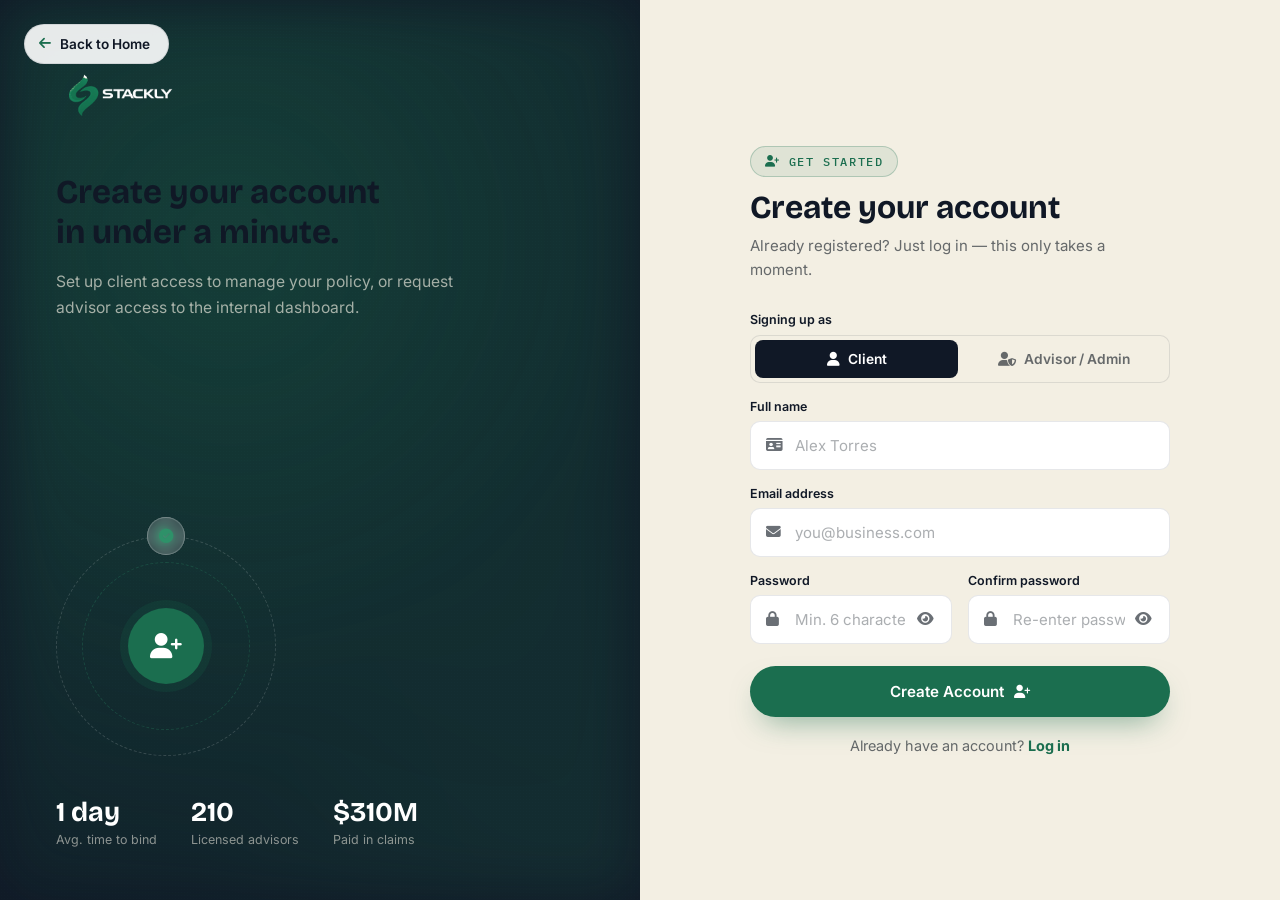
<file: signup.html>
<!DOCTYPE html>
<html lang="en">
<head>
<meta charset="UTF-8">
<meta name="viewport" content="width=device-width, initial-scale=1.0">
<title>Sign Up | Stackly</title>
<meta name="description" content="Create your Stackly account to request quotes, manage policies, or join as an advisor.">

<link rel="preconnect" href="https://fonts.googleapis.com">
<link rel="preconnect" href="https://fonts.gstatic.com" crossorigin>
<link href="https://fonts.googleapis.com/css2?family=Bricolage+Grotesque:opsz,wght@12..96,400;12..96,500;12..96,600;12..96,700;12..96,800&family=Inter:wght@400;500;600;700;800&family=IBM+Plex+Mono:wght@400;500;600&display=swap" rel="stylesheet">
<link rel="stylesheet" href="https://cdnjs.cloudflare.com/ajax/libs/font-awesome/6.5.2/css/all.min.css">

<link rel="stylesheet" href="style.css">
<link rel="stylesheet" href="auth-dashboard.css">
</head>
<body>

<a href="index.html" class="auth-back-home"><i class="fa-solid fa-arrow-left"></i> Back to Home</a>

<div class="auth-page">

  <!-- ============ LEFT — brand visual ============ -->
  <div class="auth-visual">
    <div class="auth-visual-glow" aria-hidden="true"></div>
    <div class="auth-visual-grain" aria-hidden="true"></div>

    <div class="auth-visual-top">
      <a href="index.html" class="brand-logo">
    <img src="Assest/stackly-emerald-white.webp" alt="STACKLY" class="brand-logo-img">
</a>
      <h1 class="auth-visual-headline">Create your account<br>in under a minute.</h1>
      <p class="auth-visual-sub">Set up client access to manage your policy, or request advisor access to the internal dashboard.</p>
    </div>

    <div class="auth-visual-bottom">
      <div class="auth-orbit" aria-hidden="true">
        <div class="auth-orbit-ring"></div>
        <div class="auth-orbit-ring auth-orbit-ring--2"></div>
        <div class="auth-orbit-path--1"><div class="auth-orbit-dot"><i class="fa-solid fa-user-plus"></i></div></div>
        <div class="auth-orbit-path--2"><div class="auth-orbit-dot"><i class="fa-solid fa-building-shield"></i></div></div>
        <div class="auth-orbit-path--3"><div class="auth-orbit-dot"><i class="fa-solid fa-circle-check"></i></div></div>
        <div class="auth-orbit-core"><i class="fa-solid fa-user-plus"></i></div>
      </div>
      <div class="auth-visual-stats">
        <div class="auth-visual-stat"><strong>1 day</strong><span>Avg. time to bind</span></div>
        <div class="auth-visual-stat"><strong>210</strong><span>Licensed advisors</span></div>
        <div class="auth-visual-stat"><strong>$310M</strong><span>Paid in claims</span></div>
      </div>
    </div>
  </div>

  <!-- ============ RIGHT — signup form ============ -->
  <div class="auth-panel">
    <div class="auth-card">
      <div class="auth-card-head">
        <span class="eyebrow"><i class="fa-solid fa-user-plus"></i> Get Started</span>
        <h1>Create your account</h1>
        <p>Already registered? Just log in — this only takes a moment.</p>
      </div>

      <form class="auth-form" id="signupForm" novalidate>

        <div class="role-toggle">
          <label>Signing up as</label>
          <div class="role-toggle-track" data-active="user">
            <div class="role-toggle-thumb" aria-hidden="true"></div>
            <label class="role-opt is-active">
              <input type="radio" name="signupRole" value="user" checked>
              <i class="fa-solid fa-user"></i><span>Client</span>
            </label>
            <label class="role-opt">
              <input type="radio" name="signupRole" value="admin">
              <i class="fa-solid fa-user-shield"></i><span>Advisor / Admin</span>
            </label>
          </div>
        </div>

        <div class="auth-field" id="signupNameField">
          <label for="signupName">Full name</label>
          <div class="auth-field-input-wrap">
            <i class="fa-solid fa-id-card field-icon"></i>
            <input type="text" id="signupName" placeholder="Alex Torres" autocomplete="name" required>
          </div>
          <span class="auth-field-error"><i class="fa-solid fa-circle-exclamation"></i><span>Enter your full name</span></span>
        </div>

        <div class="auth-field" id="signupEmailField">
          <label for="signupEmail">Email address</label>
          <div class="auth-field-input-wrap">
            <i class="fa-solid fa-envelope field-icon"></i>
            <input type="email" id="signupEmail" placeholder="you@business.com" autocomplete="email" required>
          </div>
          <span class="auth-field-error"><i class="fa-solid fa-circle-exclamation"></i><span>Enter a valid email address</span></span>
        </div>

        <div class="form-row">
          <div class="auth-field has-toggle" id="signupPwdField" style="margin:0;">
            <label for="signupPwd">Password</label>
            <div class="auth-field-input-wrap">
              <i class="fa-solid fa-lock field-icon"></i>
              <input type="password" id="signupPwd" placeholder="Min. 6 characters" autocomplete="new-password" required>
              <button type="button" class="toggle-pwd" aria-label="Show password"><i class="fa-solid fa-eye"></i></button>
            </div>
            <span class="auth-field-error"><i class="fa-solid fa-circle-exclamation"></i><span>Min. 6 characters</span></span>
          </div>
          <div class="auth-field has-toggle" id="signupConfirmField" style="margin:0;">
            <label for="signupConfirm">Confirm password</label>
            <div class="auth-field-input-wrap">
              <i class="fa-solid fa-lock field-icon"></i>
              <input type="password" id="signupConfirm" placeholder="Re-enter password" autocomplete="new-password" required>
              <button type="button" class="toggle-pwd" aria-label="Show password"><i class="fa-solid fa-eye"></i></button>
            </div>
            <span class="auth-field-error"><i class="fa-solid fa-circle-exclamation"></i><span>Passwords do not match</span></span>
          </div>
        </div>

        <button type="submit" class="btn btn-primary btn-block auth-submit">
          <span class="btn-label"><span class="btn-label-text">Create Account</span><i class="fa-solid fa-user-plus"></i></span>
          <span class="spinner" aria-hidden="true"></span>
        </button>

        <p class="auth-switch">Already have an account? <a href="login.html">Log in</a></p>
      </form>
    </div>
  </div>

</div>

<script src="auth.js"></script>
</body>
</html>
</file>
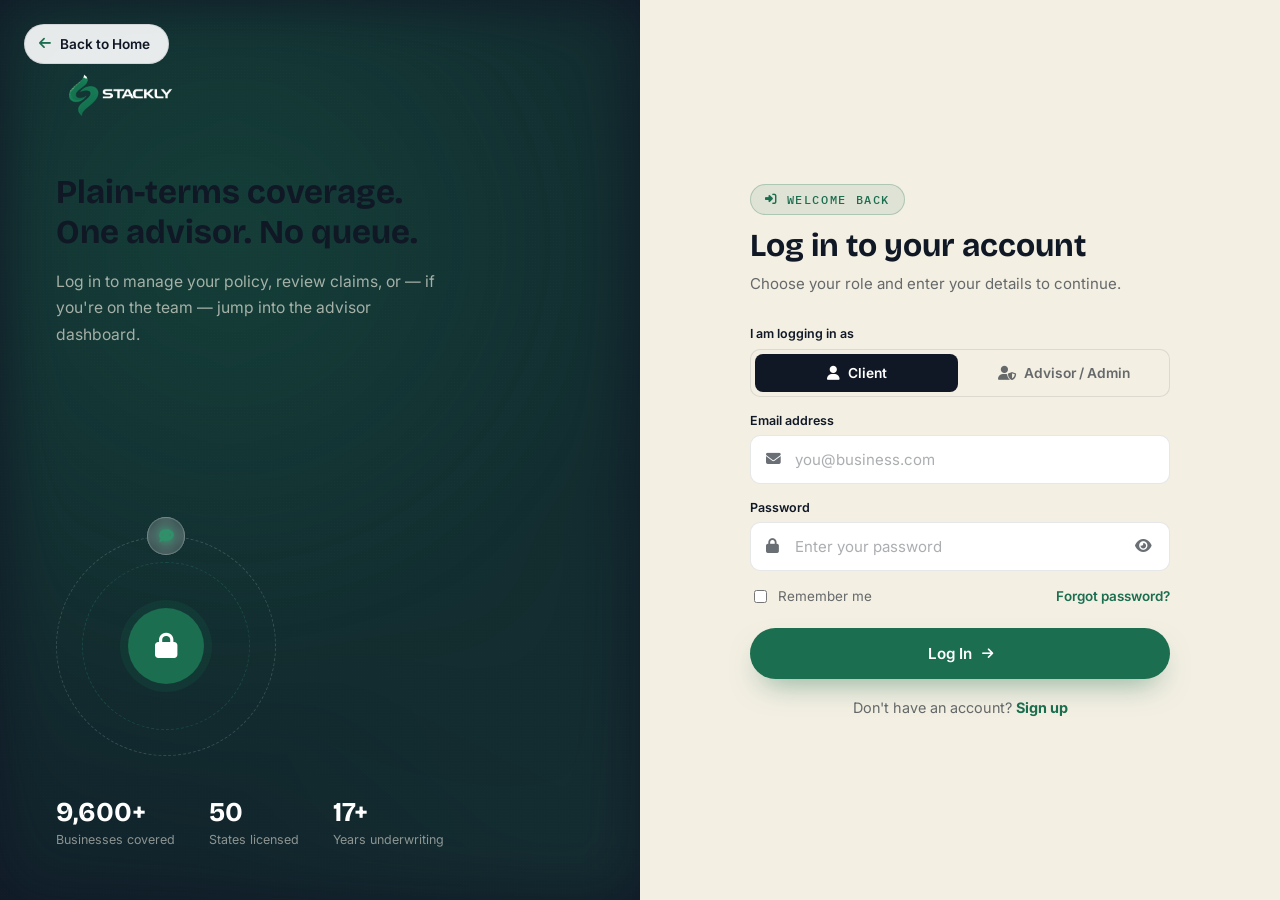
<file: user-dashboard.html>
<!DOCTYPE html>
<html lang="en">
<head>
<meta charset="UTF-8">
<meta name="viewport" content="width=device-width, initial-scale=1.0">
<title>My Dashboard | Stackly</title>
<meta name="description" content="Manage your Stackly policies, messages, claims, payments and documents — all in one place.">

<link rel="preconnect" href="https://fonts.googleapis.com">
<link rel="preconnect" href="https://fonts.gstatic.com" crossorigin>
<link href="https://fonts.googleapis.com/css2?family=Bricolage+Grotesque:opsz,wght@12..96,400;12..96,500;12..96,600;12..96,700;12..96,800&family=Inter:wght@400;500;600;700;800&family=IBM+Plex+Mono:wght@400;500;600&display=swap" rel="stylesheet">
<link rel="stylesheet" href="https://cdnjs.cloudflare.com/ajax/libs/font-awesome/6.5.2/css/all.min.css">

<link rel="stylesheet" href="style.css">
<link rel="stylesheet" href="auth-dashboard.css">
</head>
<body>

<div class="dash-shell" data-role="user">

  <div class="dash-overlay" id="dashOverlay"></div>

  <!-- ============ SIDEBAR — 7 nav links ============ -->
  <aside class="dash-sidebar" id="dashSidebar">
    <a href="index.html" class="brand-logo">
    <img src="Assest/stackly-emerald-white.webp" alt="STACKLY" class="brand-logo-img">
</a>

    <nav class="dash-nav">
      <span class="dash-nav-label">Overview</span>
      <a href="#" class="dash-nav-link is-active" data-view="overview"><i class="fa-solid fa-gauge-high"></i> <span class="dash-nav-label-text">Dashboard</span></a>
      <a href="#" class="dash-nav-link" data-view="messages"><i class="fa-solid fa-envelope"></i> <span class="dash-nav-label-text">Messages</span> <span class="badge-count" data-mail-unread-count>0</span></a>

      <span class="dash-nav-label">Coverage</span>
      <a href="#" class="dash-nav-link" data-view="policies"><i class="fa-solid fa-file-shield"></i> <span class="dash-nav-label-text">My Policies</span></a>
      <a href="#" class="dash-nav-link" data-view="claims"><i class="fa-solid fa-triangle-exclamation"></i> <span class="dash-nav-label-text">Claims</span></a>

      <span class="dash-nav-label">Billing</span>
      <a href="#" class="dash-nav-link" data-view="payments"><i class="fa-solid fa-credit-card"></i> <span class="dash-nav-label-text">Payments</span></a>
      <a href="#" class="dash-nav-link" data-view="documents"><i class="fa-solid fa-file-invoice"></i> <span class="dash-nav-label-text">Documents</span></a>

      <span class="dash-nav-label">Account</span>
      <a href="#" class="dash-nav-link" data-view="settings"><i class="fa-solid fa-gear"></i> <span class="dash-nav-label-text">Settings</span></a>
    </nav>

    <div class="dash-sidebar-foot">
      <button class="dash-logout-btn"><i class="fa-solid fa-arrow-right-from-bracket"></i> Log Out</button>
    </div>
  </aside>

  <!-- ============ MAIN ============ -->
  <div class="dash-main">

    <header class="dash-topbar">
      <button class="dash-hamburger" id="dashHamburger" aria-label="Toggle menu"><span></span><span></span><span></span></button>

      <div class="dash-topbar-title">
        <span data-topbar-title>Dashboard</span>
        <span class="dash-topbar-sub">Welcome back, <span data-user-name>Client</span></span>
      </div>

      <div class="dash-search">
        <i class="fa-solid fa-magnifying-glass"></i>
        <input type="text" placeholder="Search policies, documents…">
      </div>

      <div class="dash-topbar-right">
<button class="dash-bell" aria-label="Notifications" onclick="window.location.href='404.html'">
    <i class="fa-regular fa-bell"></i>
    <span class="bell-dot"></span>
</button>
        <div class="dash-user" onclick="window.location.href='404.html'" style="cursor: pointer;">
    <div class="dash-user-avatar" data-user-initial>C</div>
    <div class="dash-user-meta">
        <strong data-user-name>Client</strong>
        <span data-user-role>user</span>
    </div>
</div>
      </div>
    </header>

    <main class="dash-content">

      <!-- ============ VIEW 1 — OVERVIEW ============ -->
      <section class="dash-view is-active" data-view-id="overview">

        <div class="dash-view-block">
          <div class="dash-hero-banner">
            <div class="dash-hero-glow" aria-hidden="true"></div>
            <div class="dash-hero-content">
              <span class="eyebrow eyebrow--light"><i class="fa-solid fa-sun"></i> Good to see you</span>
              <h2>Your coverage is active and in good standing</h2>
              <p>3 active policies, 1 claim in review, and your next payment is $482 due September 1.</p>
            </div>
            <div class="dash-hero-visual" aria-hidden="true"><i class="fa-solid fa-shield-halved"></i></div>
          </div>
        </div>

        <div class="dash-view-block dash-stats-grid">
          <div class="dash-stat-card">
            <div class="dash-stat-icon"><i class="fa-solid fa-file-shield"></i></div>
            <div class="dash-stat-num" data-count="3">0</div>
            <div class="dash-stat-label">Active Policies <span class="dash-stat-trend"><i class="fa-solid fa-check"></i> All current</span></div>
          </div>
          <div class="dash-stat-card">
            <div class="dash-stat-icon"><i class="fa-solid fa-credit-card"></i></div>
            <div class="dash-stat-num" data-count="482" data-prefix="$">0</div>
            <div class="dash-stat-label">Next Payment <span class="dash-stat-trend">Due Sep 1</span></div>
          </div>
          <div class="dash-stat-card">
            <div class="dash-stat-icon"><i class="fa-solid fa-triangle-exclamation"></i></div>
            <div class="dash-stat-num" data-count="1">0</div>
            <div class="dash-stat-label">Open Claims <span class="dash-stat-trend"><i class="fa-solid fa-clock"></i> In review</span></div>
          </div>
          <div class="dash-stat-card">
            <div class="dash-stat-icon"><i class="fa-solid fa-shield-halved"></i></div>
            <div class="dash-stat-num" data-count="1200000" data-prefix="$">0</div>
            <div class="dash-stat-label">Total Coverage <span class="dash-stat-trend"><i class="fa-solid fa-check"></i> Active</span></div>
          </div>
        </div>

        <div class="dash-view-block">
          <div class="dash-section-head"><h3>Quick Actions</h3></div>
          <div class="dash-quick-actions">
            <div class="dash-quick-action"><i class="fa-solid fa-triangle-exclamation"></i><strong>File a Claim</strong><span>Start a new report</span></div>
            <div class="dash-quick-action"><i class="fa-solid fa-credit-card"></i><strong>Make a Payment</strong><span>$482 due Sep 1</span></div>
            <div class="dash-quick-action"><i class="fa-solid fa-comment-dots"></i><strong>Message Advisor</strong><span>Priya usually replies fast</span></div>
            <div class="dash-quick-action"><i class="fa-solid fa-file-arrow-down"></i><strong>Download Docs</strong><span>Certificates &amp; policies</span></div>
          </div>
        </div>

        <div class="dash-view-block">
          <div class="dash-panel">
            <div class="dash-panel-head">
              <div><h2>Recent Messages</h2><p>Latest updates from your advisor — open the full inbox for details.</p></div>
              <a href="404.html"  data-view="messages">Open Messages <i class="fa-solid fa-arrow-right"></i></a>
            </div>
            <div class="dash-doc-list" style="padding:8px 22px;">
              <div class="dash-doc-item"><div class="dash-doc-icon"><i class="fa-solid fa-envelope-open-text"></i></div><div class="dash-doc-info"><strong>Priya Kapoor — Your renewal is ready for review</strong><span>10:20 AM · Renewal</span></div></div>
              <div class="dash-doc-item"><div class="dash-doc-icon"><i class="fa-solid fa-envelope-open-text"></i></div><div class="dash-doc-info"><strong>Claims Team — Update on your claim #CW-88213</strong><span>9:02 AM · Claim</span></div></div>
              <div class="dash-doc-item"><div class="dash-doc-icon"><i class="fa-solid fa-envelope-open-text"></i></div><div class="dash-doc-info"><strong>Billing — Payment received, thank you</strong><span>Yesterday · Billing</span></div></div>
            </div>
          </div>
        </div>

        <div class="dash-view-block dash-policy-grid">
          <div class="dash-policy-card">
            <div class="dash-policy-top"><div class="dash-policy-icon"><i class="fa-solid fa-hard-hat"></i></div><div><h4>General Liability</h4><span>Policy #GL-40921</span></div></div>
            <div class="dash-policy-figures"><div><strong>$482/mo</strong><span>Premium</span></div><div><strong>$1M</strong><span>Limit</span></div></div>
            <div class="dash-progress"><div class="dash-progress-fill" data-value="72"></div></div>
            <div class="dash-progress-label"><span>Renews in 34 days</span><span>72%</span></div>
          </div>
          <div class="dash-policy-card">
            <div class="dash-policy-top"><div class="dash-policy-icon"><i class="fa-solid fa-truck"></i></div><div><h4>Commercial Auto</h4><span>Policy #CA-11837</span></div></div>
            <div class="dash-policy-figures"><div><strong>$210/mo</strong><span>Premium</span></div><div><strong>$500k</strong><span>Limit</span></div></div>
            <div class="dash-progress"><div class="dash-progress-fill" data-value="41"></div></div>
            <div class="dash-progress-label"><span>Renews in 71 days</span><span>41%</span></div>
          </div>
        </div>

      </section>

      <!-- ============ VIEW 2 — MESSAGES ============ -->
      <section class="dash-view" data-view-id="messages">

        <div class="dash-view-block dash-mini-stats">
          <div class="dash-mini-stat"><i class="fa-solid fa-stopwatch"></i><div><strong>&lt; 4 hrs</strong><span>Avg advisor reply</span></div></div>
          <div class="dash-mini-stat"><i class="fa-solid fa-envelope-open"></i><div><strong>2</strong><span>Unread messages</span></div></div>
          <div class="dash-mini-stat"><i class="fa-solid fa-user-tie"></i><div><strong>Priya Kapoor</strong><span>Your advisor</span></div></div>
        </div>

        <div class="dash-view-block">
          <section class="dash-panel">
            <div class="dash-panel-head">
              <div>
                <h2>My Messages</h2>
                <p>Updates from your named advisor — everything in one place.</p>
              </div>
              <div class="dash-tabs" id="dashMailTabs">
                <button class="dash-tab is-active" data-filter="all">All</button>
                <button class="dash-tab" data-filter="unread">Unread</button>
                <button class="dash-tab" data-filter="flagged">Flagged</button>
              </div>
            </div>
            <div class="dash-mail">
              <div class="dash-mail-list" id="dashMailList"></div>
              <div class="dash-mail-detail" id="dashMailDetail"></div>
            </div>
          </section>
        </div>
      </section>

      <!-- ============ VIEW 3 — MY POLICIES ============ -->
      <section class="dash-view" data-view-id="policies">

        <div class="dash-view-block">
          <div class="dash-hero-banner">
            <div class="dash-hero-glow" aria-hidden="true"></div>
            <div class="dash-hero-content">
              <span class="eyebrow eyebrow--light"><i class="fa-solid fa-file-shield"></i> Your Coverage</span>
              <h2>3 policies, $1.2M in total coverage</h2>
              <p>Everything bound and active — no lapses, no gaps.</p>
            </div>
            <div class="dash-hero-visual" aria-hidden="true"><i class="fa-solid fa-scale-balanced"></i></div>
          </div>
        </div>

        <div class="dash-view-block dash-mini-stats">
          <div class="dash-mini-stat"><i class="fa-solid fa-file-shield"></i><div><strong>3</strong><span>Active policies</span></div></div>
          <div class="dash-mini-stat"><i class="fa-solid fa-sack-dollar"></i><div><strong>$8,184</strong><span>Annual premium</span></div></div>
          <div class="dash-mini-stat"><i class="fa-solid fa-calendar-day"></i><div><strong>34 days</strong><span>Next renewal</span></div></div>
          <div class="dash-mini-stat"><i class="fa-solid fa-shield-halved"></i><div><strong>$1.2M</strong><span>Total coverage</span></div></div>
        </div>

        <div class="dash-view-block">
          <div class="dash-chart-card">
            <div class="dash-section-head"><h3>Coverage Mix</h3><p>Share of your annual premium by policy type.</p></div>
            <div class="dash-donut-wrap">
              <div class="dash-donut" data-pct="55"><div class="dash-donut-center"><strong>55%</strong><span>General Liability</span></div></div>
              <div class="dash-donut-legend">
                <div class="dash-legend-row"><span class="dash-legend-dot" style="background:var(--emerald);"></span> General Liability <span class="val">55%</span></div>
                <div class="dash-legend-row"><span class="dash-legend-dot" style="background:#4F6B85;"></span> Commercial Auto <span class="val">26%</span></div>
                <div class="dash-legend-row"><span class="dash-legend-dot" style="background:var(--line);"></span> Cyber &amp; Data Breach <span class="val">19%</span></div>
              </div>
            </div>
          </div>
        </div>

        <div class="dash-view-block dash-policy-grid">
          <div class="dash-policy-card">
            <div class="dash-policy-top"><div class="dash-policy-icon"><i class="fa-solid fa-hard-hat"></i></div><div><h4>General Liability</h4><span>Policy #GL-40921</span></div></div>
            <div class="dash-policy-figures"><div><strong>$482/mo</strong><span>Premium</span></div><div><strong>$1M</strong><span>Limit</span></div></div>
            <div class="dash-progress"><div class="dash-progress-fill" data-value="72"></div></div>
            <div class="dash-progress-label"><span>Renews in 34 days</span><span>72%</span></div>
          </div>
          <div class="dash-policy-card">
            <div class="dash-policy-top"><div class="dash-policy-icon"><i class="fa-solid fa-truck"></i></div><div><h4>Commercial Auto</h4><span>Policy #CA-11837</span></div></div>
            <div class="dash-policy-figures"><div><strong>$210/mo</strong><span>Premium</span></div><div><strong>$500k</strong><span>Limit</span></div></div>
            <div class="dash-progress"><div class="dash-progress-fill" data-value="41"></div></div>
            <div class="dash-progress-label"><span>Renews in 71 days</span><span>41%</span></div>
          </div>
          <div class="dash-policy-card">
            <div class="dash-policy-top"><div class="dash-policy-icon"><i class="fa-solid fa-shield-halved"></i></div><div><h4>Cyber &amp; Data Breach</h4><span>Policy #CY-77410</span></div></div>
            <div class="dash-policy-figures"><div><strong>$150/mo</strong><span>Premium</span></div><div><strong>$1M</strong><span>Limit</span></div></div>
            <div class="dash-progress"><div class="dash-progress-fill" data-value="90"></div></div>
            <div class="dash-progress-label"><span>Renews in 9 days</span><span>90%</span></div>
          </div>
        </div>

        <div class="dash-view-block">
          <div class="dash-panel" style="padding:24px 26px; display:flex; align-items:center; justify-content:space-between; gap:16px; flex-wrap:wrap;">
            <div><h3 style="font-size:1rem;font-weight:700;margin-bottom:4px;">Need more coverage?</h3><p style="font-size:.82rem;color:var(--text-soft);">Add a policy or ask your advisor about bundling for a better rate.</p></div>
<button class="btn btn-primary" onclick="window.location.href='404.html'">
    <span>Request a Quote</span>
    <i class="fa-solid fa-arrow-right"></i>
</button>
          </div>
        </div>
      </section>

      <!-- ============ VIEW 4 — CLAIMS ============ -->
      <section class="dash-view" data-view-id="claims">

        <div class="dash-view-block">
          <div class="dash-hero-banner">
            <div class="dash-hero-glow" aria-hidden="true"></div>
            <div class="dash-hero-content">
              <span class="eyebrow eyebrow--light"><i class="fa-solid fa-triangle-exclamation"></i> Claims</span>
              <h2>1 claim in progress</h2>
              <p>Track every step from first report to payout.</p>
            </div>
            <div class="dash-hero-visual" aria-hidden="true"><i class="fa-solid fa-file-waveform"></i></div>
          </div>
        </div>

        <div class="dash-view-block dash-mini-stats">
          <div class="dash-mini-stat"><i class="fa-solid fa-folder-open"></i><div><strong>1</strong><span>Open claim</span></div></div>
          <div class="dash-mini-stat"><i class="fa-solid fa-clock-rotate-left"></i><div><strong>2</strong><span>Past claims</span></div></div>
          <div class="dash-mini-stat"><i class="fa-solid fa-stopwatch"></i><div><strong>9 days</strong><span>Avg resolution</span></div></div>
        </div>

        <div class="dash-view-block">
          <div class="dash-panel">
            <div class="dash-panel-head"><div><h2>Claim #CW-88213 — Storm Damage</h2><p>Filed 12 days ago · Assigned to Marcus Webb</p></div></div>
            <div style="padding:24px 26px;">
              <div class="dash-timeline">
                <div class="dash-timeline-step is-done"><div class="dash-timeline-dot"><i class="fa-solid fa-check"></i></div><div class="dash-timeline-body"><h4>Claim reported</h4><span>Aug 1, 2026</span></div></div>
                <div class="dash-timeline-step is-done"><div class="dash-timeline-dot"><i class="fa-solid fa-check"></i></div><div class="dash-timeline-body"><h4>Adjuster assigned</h4><span>Aug 2, 2026</span></div></div>
                <div class="dash-timeline-step is-current"><div class="dash-timeline-dot"><i class="fa-solid fa-magnifying-glass"></i></div><div class="dash-timeline-body"><h4>Site inspection complete</h4><span>Aug 9, 2026</span><p>Your adjuster finished the on-site inspection — estimate is being finalized now.</p></div></div>
                <div class="dash-timeline-step"><div class="dash-timeline-dot"><i class="fa-solid fa-file-invoice-dollar"></i></div><div class="dash-timeline-body"><h4>Estimate &amp; payout</h4><span>Pending</span></div></div>
              </div>
            </div>
          </div>
        </div>

        <div class="dash-view-block">
          <div class="dash-panel">
            <div class="dash-panel-head"><div><h2>Claim History</h2></div></div>
            <div class="dash-doc-list" style="padding:8px 26px 20px;">
              <div class="dash-doc-item"><div class="dash-doc-icon"><i class="fa-solid fa-house-chimney-crack"></i></div><div class="dash-doc-info"><strong>Storm damage — roof &amp; siding</strong><span>Filed 12 days ago</span></div><span class="dash-status-pill is-review" style="margin:0;">Inspecting</span></div>
              <div class="dash-doc-item"><div class="dash-doc-icon"><i class="fa-solid fa-car-burst"></i></div><div class="dash-doc-info"><strong>Fleet vehicle collision</strong><span>Resolved · Jan 2026</span></div><span class="dash-status-pill is-active" style="margin:0;">Paid Out</span></div>
              <div class="dash-doc-item"><div class="dash-doc-icon"><i class="fa-solid fa-laptop-medical"></i></div><div class="dash-doc-info"><strong>Minor data incident</strong><span>Resolved · Aug 2025</span></div><span class="dash-status-pill is-active" style="margin:0;">Closed</span></div>
            </div>
          </div>
        </div>

        <div class="dash-view-block">
          <div class="dash-panel" style="padding:24px 26px; display:flex; align-items:center; justify-content:space-between; gap:16px; flex-wrap:wrap;">
            <div><h3 style="font-size:1rem;font-weight:700;margin-bottom:4px;">Need to report something new?</h3><p style="font-size:.82rem;color:var(--text-soft);">Most claims get an adjuster assigned within 24 hours.</p></div>
<button class="btn btn-primary" onclick="window.location.href='404.html'">
    <span>File a New Claim</span>
    <i class="fa-solid fa-triangle-exclamation"></i>
</button>
          </div>
        </div>
      </section>

      <!-- ============ VIEW 5 — PAYMENTS ============ -->
      <section class="dash-view" data-view-id="payments">

        <div class="dash-view-block">
          <div class="dash-hero-banner">
            <div class="dash-hero-glow" aria-hidden="true"></div>
            <div class="dash-hero-content">
              <span class="eyebrow eyebrow--light"><i class="fa-solid fa-credit-card"></i> Billing</span>
              <h2>Your account is fully current</h2>
              <p>Next payment of $482 is due September 1 — autopay is on.</p>
            </div>
            <div class="dash-hero-visual" aria-hidden="true"><i class="fa-solid fa-sack-dollar"></i></div>
          </div>
        </div>

        <div class="dash-view-block dash-mini-stats">
          <div class="dash-mini-stat"><i class="fa-solid fa-calendar-check"></i><div><strong>Sep 1</strong><span>Next payment date</span></div></div>
          <div class="dash-mini-stat"><i class="fa-solid fa-sack-dollar"></i><div><strong>$8,184</strong><span>Paid this year</span></div></div>
          <div class="dash-mini-stat"><i class="fa-solid fa-rotate"></i><div><strong>On</strong><span>Autopay status</span></div></div>
        </div>

<div class="dash-view-block dash-payment-grid">
            <div class="dash-payment-card">
            <div class="dash-payment-chip" aria-hidden="true"></div>
            <div class="dash-payment-num">•••• •••• •••• 4821</div>
            <div class="dash-payment-meta"><span>Card Holder<strong data-user-name>Client</strong></span><span>Expires<strong>08/29</strong></span></div>
          </div>

          <div class="dash-panel" style="padding:24px 26px;">
            <div class="dash-section-head"><h3>Next Payment</h3></div>
            <div class="dash-progress"><div class="dash-progress-fill" data-value="68"></div></div>
            <div class="dash-progress-label"><span>Billing cycle progress</span><span>68%</span></div>
            <p style="font-size:.85rem;color:var(--text-soft);line-height:1.6;margin:14px 0 18px;">$482.00 will be automatically charged to the card on file on <strong style="color:var(--ink);">September 1, 2026</strong>.</p>
<button class="btn btn-primary" onclick="window.location.href='404.html'">
    <span>Manage Payment Method</span>
    <i class="fa-solid fa-arrow-right"></i>
</button>
          </div>
        </div>

        <div class="dash-view-block">
          <div class="dash-panel">
            <div class="dash-panel-head"><div><h2>Payment History</h2></div></div>
            <div class="dash-doc-list" style="padding:8px 26px 20px;">
              <div class="dash-doc-item"><div class="dash-doc-icon"><i class="fa-solid fa-receipt"></i></div><div class="dash-doc-info"><strong>August premium — $482.00</strong><span>Paid Aug 1, 2026</span></div><span class="dash-status-pill is-active" style="margin:0;">Paid</span></div>
              <div class="dash-doc-item"><div class="dash-doc-icon"><i class="fa-solid fa-receipt"></i></div><div class="dash-doc-info"><strong>July premium — $482.00</strong><span>Paid Jul 1, 2026</span></div><span class="dash-status-pill is-active" style="margin:0;">Paid</span></div>
              <div class="dash-doc-item"><div class="dash-doc-icon"><i class="fa-solid fa-receipt"></i></div><div class="dash-doc-info"><strong>June premium — $482.00</strong><span>Paid Jun 1, 2026</span></div><span class="dash-status-pill is-active" style="margin:0;">Paid</span></div>
            </div>
          </div>
        </div>
      </section>

      <!-- ============ VIEW 6 — DOCUMENTS ============ -->
      <section class="dash-view" data-view-id="documents">

        <div class="dash-view-block">
          <div class="dash-hero-banner">
            <div class="dash-hero-glow" aria-hidden="true"></div>
            <div class="dash-hero-content">
              <span class="eyebrow eyebrow--light"><i class="fa-solid fa-file-invoice"></i> Documents</span>
              <h2>Every policy document, in one folder</h2>
              <p>Download certificates, declarations pages, and receipts any time.</p>
            </div>
            <div class="dash-hero-visual" aria-hidden="true"><i class="fa-solid fa-folder-open"></i></div>
          </div>
        </div>

        <div class="dash-view-block">
          <div class="dash-tabs dash-simple-tabs" data-target="#docGrid">
            <button class="dash-tab is-active" data-filter="all">All</button>
            <button class="dash-tab" data-filter="policy">Policies</button>
            <button class="dash-tab" data-filter="billing">Billing</button>
            <button class="dash-tab" data-filter="claim">Claims</button>
          </div>
        </div>

        <div class="dash-view-block dash-file-grid" id="docGrid">

    <button class="dash-file-card" type="button" onclick="window.location.href='404.html'" data-filetype="pdf" data-category="policy">
        <div class="dash-file-icon"><i class="fa-solid fa-file-pdf"></i></div>
        <h4>GL Policy Declarations</h4>
        <span>PDF · 1.2 MB</span>
    </button>

    <button class="dash-file-card" type="button" onclick="window.location.href='404.html'" data-filetype="pdf" data-category="policy">
        <div class="dash-file-icon"><i class="fa-solid fa-file-pdf"></i></div>
        <h4>Auto Policy Declarations</h4>
        <span>PDF · 980 KB</span>
    </button>

    <button class="dash-file-card" type="button" onclick="window.location.href='404.html'" data-filetype="pdf" data-category="policy">
        <div class="dash-file-icon"><i class="fa-solid fa-file-pdf"></i></div>
        <h4>Cyber Policy Declarations</h4>
        <span>PDF · 1.4 MB</span>
    </button>

    <button class="dash-file-card" type="button" onclick="window.location.href='404.html'" data-filetype="xls" data-category="billing">
        <div class="dash-file-icon"><i class="fa-solid fa-file-invoice-dollar"></i></div>
        <h4>August Invoice</h4>
        <span>PDF · 210 KB</span>
    </button>

    <button class="dash-file-card" type="button" onclick="window.location.href='404.html'" data-filetype="xls" data-category="billing">
        <div class="dash-file-icon"><i class="fa-solid fa-file-invoice-dollar"></i></div>
        <h4>July Invoice</h4>
        <span>PDF · 208 KB</span>
    </button>

    <button class="dash-file-card" type="button" onclick="window.location.href='404.html'" data-filetype="doc" data-category="claim">
        <div class="dash-file-icon"><i class="fa-solid fa-file-lines"></i></div>
        <h4>Claim #CW-88213 Report</h4>
        <span>DOC · 640 KB</span>
    </button>

    <button class="dash-file-card" type="button" onclick="window.location.href='404.html'" data-filetype="pdf" data-category="policy">
        <div class="dash-file-icon"><i class="fa-solid fa-certificate"></i></div>
        <h4>Certificate of Insurance</h4>
        <span>PDF · 320 KB</span>
    </button>

    <button class="dash-file-card" type="button" onclick="window.location.href='404.html'" data-filetype="doc" data-category="claim">
        <div class="dash-file-icon"><i class="fa-solid fa-file-lines"></i></div>
        <h4>Fleet Collision Report</h4>
        <span>DOC · 512 KB</span>
    </button>

</div>

        <div class="dash-view-block">
          <div class="dash-panel">
            <div class="dash-panel-head"><div><h2>Recently Downloaded</h2></div></div>
            <div class="dash-doc-list" style="padding:8px 26px 20px;">
              <div class="dash-doc-item"><div class="dash-doc-icon"><i class="fa-solid fa-file-pdf"></i></div><div class="dash-doc-info"><strong>GL Policy Declarations.pdf</strong><span>Downloaded 3 days ago</span></div></div>
              <div class="dash-doc-item"><div class="dash-doc-icon"><i class="fa-solid fa-file-invoice-dollar"></i></div><div class="dash-doc-info"><strong>August Invoice.pdf</strong><span>Downloaded 6 days ago</span></div></div>
            </div>
          </div>
        </div>
      </section>

      <!-- ============ VIEW 7 — SETTINGS ============ -->
      <section class="dash-view" data-view-id="settings">

        <div class="dash-view-block">
          <div class="dash-profile-banner">
            <div class="dash-hero-glow" aria-hidden="true"></div>
            <img class="dash-avatar-photo dash-avatar-photo--lg" style="position:relative;z-index:2;" src="Assest/dd9_under_100kb.webp" alt="Profile photo">
            <div style="position:relative;z-index:2;">
              <h2 style="font-family:var(--font-display);font-size:1.4rem;font-weight:700;" data-user-name>Client</h2>
              <p style="color:rgba(243,239,227,0.68);font-size:.88rem;" data-user-email>client@stackly.example</p>
              <span class="eyebrow eyebrow--light" style="margin-top:8px;"><i class="fa-solid fa-user"></i> Client Access</span>
            </div>
          </div>
        </div>

        <div class="dash-view-block">
          <div class="dash-panel" style="padding:26px;">
            <div class="dash-section-head"><h3>Personal Information</h3></div>
            <form>
              <div class="dash-settings-grid">
                <div class="form-field"><label>Full name</label><input type="text" value="Mara Torres"></div>
                <div class="form-field"><label>Email</label><input type="email" value="mara@torresbuild.example"></div>
                <div class="form-field"><label>Phone</label><input type="tel" value="(555) 040-8823"></div>
                <div class="form-field"><label>Business</label><input type="text" value="Torres Build Group"></div>
              </div>
<button type="button" class="btn btn-primary" style="margin-top:16px;" onclick="window.location.href='404.html'">
    <span>Save Changes</span>
    <i class="fa-solid fa-check"></i>
</button>
            </form>
          </div>
        </div>

        <div class="dash-view-block">
          <div class="dash-panel" style="padding:26px;">
            <div class="dash-section-head"><h3>Notifications</h3></div>
            <div class="dash-toggle-row"><div><strong>Advisor messages</strong><span>Email when your advisor sends a message</span></div><label class="dash-switch"><input type="checkbox" checked><span class="dash-switch-track"></span></label></div>
            <div class="dash-toggle-row"><div><strong>Claim status changes</strong><span>Notify me when my claim moves stages</span></div><label class="dash-switch"><input type="checkbox" checked><span class="dash-switch-track"></span></label></div>
            <div class="dash-toggle-row"><div><strong>Payment reminders</strong><span>3 days before a payment is due</span></div><label class="dash-switch"><input type="checkbox" checked><span class="dash-switch-track"></span></label></div>
            <div class="dash-toggle-row"><div><strong>Product news</strong><span>Occasional emails about new coverage options</span></div><label class="dash-switch"><input type="checkbox"><span class="dash-switch-track"></span></label></div>
          </div>
        </div>

        <div class="dash-view-block">
          <div class="dash-panel" style="padding:26px;">
            <div class="dash-section-head"><h3>Security</h3></div>
            <form>
              <div class="dash-settings-grid">
                <div class="form-field"><label>New password</label><input type="password" placeholder="••••••••"></div>
                <div class="form-field"><label>Confirm password</label><input type="password" placeholder="••••••••"></div>
              </div>
              <div class="dash-toggle-row" style="margin-top:6px;"><div><strong>Two-factor authentication</strong><span>Require a code at login</span></div><label class="dash-switch"><input type="checkbox"><span class="dash-switch-track"></span></label></div>
<button type="button" class="btn btn-primary" style="margin-top:12px;" onclick="window.location.href='404.html'">
    <span>Update Security</span>
    <i class="fa-solid fa-lock"></i>
</button>
            </form>
          </div>
        </div>

        <div class="dash-view-block">
          <div class="dash-panel" style="padding:26px;">
            <div class="dash-section-head"><h3>How are we doing?</h3></div>
            <p style="font-size:.85rem;color:var(--text-soft);margin-bottom:12px;">Rate your experience with your advisor this quarter.</p>
            <div class="dash-rating">
              <i class="fa-solid fa-star"></i><i class="fa-solid fa-star"></i><i class="fa-solid fa-star"></i><i class="fa-solid fa-star"></i><i class="fa-solid fa-star"></i>
            </div>
          </div>
        </div>

        <div class="dash-view-block">
          <div class="dash-danger-zone">
            <h4>Danger Zone</h4>
            <p>Closing your account cancels all active policies at their next renewal date. This cannot be undone.</p>
<button class="btn btn-danger" onclick="window.location.href='404.html'">
    <span>Close Account</span>
</button>
          </div>
        </div>
      </section>

    </main>
  </div>
</div>

<script>
  window.CW_MAIL_DATA = [
    { id: 1, sender: 'Priya Kapoor — Advisor', subject: 'Your renewal is ready for review', preview: 'Hi! Your General Liability renewal terms are ready — rate is unchanged…', time: '10:20 AM', unread: true, flagged: true, tag: 'Renewal', body: "Hi there,\n\nGood news — your General Liability renewal is ready and your rate is holding steady from last year (no claims activity helped here). Coverage limits are unchanged at $1M/$2M.\n\nTake a look when you get a chance and let me know if you'd like to walk through anything before it auto-renews on the 1st.\n\nBest,\nPriya" },
    { id: 2, sender: 'Claims Team', subject: 'Update on your claim #CW-88213', preview: 'Your adjuster has completed the inspection — estimate attached, next…', time: '9:02 AM', unread: true, flagged: false, tag: 'Claim', body: "Your claim #CW-88213 (storm damage) has moved to the estimate stage. Our adjuster completed the on-site inspection yesterday and the repair estimate is now being finalized.\n\nExpect a call within 2 business days to walk through next steps and payout timing." },
    { id: 3, sender: 'Billing', subject: 'Payment received — thank you', preview: 'We received your payment of $482.00 for your August premium…', time: 'Yesterday', unread: false, flagged: false, tag: 'Billing', body: "This confirms we received your payment of $482.00 applied to your August premium. Your account is fully current — no action needed.\n\nA receipt has been added to your Documents tab." },
    { id: 4, sender: 'Priya Kapoor — Advisor', subject: 'Quick question about your fleet size', preview: 'Noticed you added a vehicle last month — want to make sure your…', time: 'Mon', unread: false, flagged: true, tag: 'Advisor', body: "Hey — I noticed a new vehicle was added to your registered fleet last month. Just want to make sure your Commercial Auto policy reflects the updated vehicle count so you're not under-covered.\n\nCan you confirm the total number of vehicles currently in operation?" },
    { id: 5, sender: 'Stackly Team', subject: 'New: Cyber coverage add-on available', preview: "Based on your industry, you may want to consider adding cyber…", time: 'Last week', unread: false, flagged: false, tag: 'Product', body: "Based on your business type, many of our similar clients have added Cyber & Data Breach coverage over the past year. It covers costs from data breaches, ransomware, and customer notification requirements.\n\nReply if you'd like a no-obligation quote added to your existing bundle." }
  ];
</script>
<script src="auth.js"></script>
</body>
</html>
</file>
<file: style.css>
/* ==========================================================================
   STACKLY — Design tokens
   Palette (3 colors): Ink #101826 · Emerald #1B6E4F · Sand #F3EFE3
   Type: Bricolage Grotesque (display) / Inter (body) / IBM Plex Mono (data)
   ========================================================================== */
:root{
  --ink: #101826;
  --ink-2: #182233;
  --emerald: #1B6E4F;
  --emerald-2: #2E9169;
  --sand: #F3EFE3;
  --white: #FFFFFF;
  --text: #0E1620;
  --text-soft: rgba(14,22,32,0.62);
  --line: rgba(16,24,38,0.10);

  --font-display: 'Bricolage Grotesque', sans-serif;
  --font-body: 'Inter', sans-serif;
  --font-mono: 'IBM Plex Mono', monospace;

  --radius-sm: 10px;
  --radius-md: 18px;
  --radius-lg: 28px;
  --shadow-soft: 0 20px 50px -20px rgba(16,24,38,0.25);
  --shadow-hard: 0 30px 70px -20px rgba(16,24,38,0.45);
  --ease: cubic-bezier(.16,.84,.44,1);
  --container: 1240px;
}

*,*::before,*::after{ box-sizing: border-box; }
html{ scroll-behavior: smooth; scroll-padding-top: 90px; overflow-x:hidden; width:100%; }
body{
  margin:0;
  font-family: var(--font-body);
  background: var(--sand);
  color: var(--text);
  overflow-x: hidden;
  width:100%;
  position:relative;
  -webkit-font-smoothing: antialiased;
}
*{ min-width:0; }
img{ max-width:100%; display:block; }
a{ text-decoration:none; color:inherit; }
ul{ list-style:none; margin:0; padding:0; }
button{ font-family:inherit; cursor:pointer; border:none; background:none; }
input,select,textarea{ font-family:inherit; }
h1,h2,h3,h4{ font-family: var(--font-display); margin:0; line-height:1.08; color: var(--ink); }
p{ margin:0; }
section{ position:relative; }
::selection{ background: var(--emerald); color: var(--white); }

::-webkit-scrollbar{ width:10px; }
::-webkit-scrollbar-track{ background: var(--sand); }
::-webkit-scrollbar-thumb{ background: var(--ink); border-radius:10px; border:2px solid var(--sand); }

@media (prefers-reduced-motion: reduce){
  *{ animation-duration:.001ms !important; animation-iteration-count:1 !important; transition-duration:.001ms !important; scroll-behavior:auto !important; }
}

/* ==========================================================================
   Utility
   ========================================================================== */
.section{ max-width: var(--container); margin:0 auto; padding: 120px 32px; }
.section-head{ max-width:640px; margin: 0 auto 44px; text-align:center; }
.section-head h2{ font-size: clamp(2rem, 4vw, 2.9rem); font-weight:600; margin:14px 0 12px; line-height:1.15; }
.section-head p{ color: var(--text-soft); font-size:1.05rem; line-height:1.6; }

.eyebrow{
  display:inline-flex; align-items:center; gap:8px;
  font-family: var(--font-mono); font-size:.72rem; letter-spacing:.14em; text-transform:uppercase;
  color: var(--emerald); font-weight:500; background: rgba(27,110,79,0.09);
  padding:7px 14px; border-radius:100px; border:1px solid rgba(27,110,79,0.25);
}
.eyebrow--light{ color: var(--emerald-2); background: rgba(255,255,255,0.08); border-color: rgba(255,255,255,0.18); }

.btn{
  display:inline-flex; align-items:center; gap:10px; justify-content:center;
  padding:16px 26px; border-radius:100px; font-weight:600; font-size:.95rem;
  transition: transform .45s var(--ease), box-shadow .45s var(--ease), background .3s ease, color .3s ease;
  white-space:nowrap; position:relative; overflow:hidden;
}
.btn-ripple{
  position:absolute; border-radius:50%; background: rgba(255,255,255,0.55); transform: scale(0);
  animation: rippleAnim .65s ease-out forwards; pointer-events:none;
}
.btn-outline .btn-ripple, .btn-ghost .btn-ripple{ background: rgba(16,24,38,0.16); }
@keyframes rippleAnim{ to{ transform: scale(2.6); opacity:0; } }
.btn i{ font-size:.85em; transition: transform .35s var(--ease); }
.btn-primary{ background: var(--emerald); color: var(--white); box-shadow: 0 14px 30px -12px rgba(27,110,79,0.55); }
.btn-primary:hover{ transform: translateY(-3px); box-shadow: 0 20px 40px -14px rgba(27,110,79,0.6); background: #175E43; }
.btn-primary:hover i{ transform: translateX(4px); }
.btn-ghost{ background: transparent; color: var(--ink); border:1.5px solid rgba(16,24,38,0.18); }
.btn-ghost:hover{ border-color: var(--ink); transform: translateY(-3px); }
.btn-outline{ background: transparent; color: var(--ink); border:1.5px solid var(--ink); }
.btn-outline:hover{ background: var(--ink); color:var(--white); transform: translateY(-3px); }
.btn-block{ width:100%; }

.reveal-text{ overflow: visible; }
.reveal-word{ display:inline-block; overflow:hidden; vertical-align:top; line-height:1.15; }
.reveal-word-inner{ display:inline-block; line-height:1.15; }

/* ==========================================================================
   Scroll progress + preloader
   ========================================================================== */
.scroll-progress{
  position:fixed; top:0; left:0; height:3px; width:0%; z-index:1200;
  background: linear-gradient(90deg, var(--emerald), var(--emerald-2));
  box-shadow: 0 0 8px rgba(27,110,79,0.6);
  transition: width .08s linear;
}
.preloader{
  position:fixed; inset:0; z-index:9999; background: var(--ink);
  display:flex; align-items:center; justify-content:center;
  transition: opacity .6s var(--ease), visibility .6s var(--ease);
}
.preloader.is-hidden{ opacity:0; visibility:hidden; }
.preloader-mark{ position:relative; width:78px; height:78px; display:flex; align-items:center; justify-content:center; }
.pre-ring-svg{ position:absolute; inset:0; width:100%; height:100%; }
.pre-ring-svg circle{ fill:none; stroke: var(--emerald-2); stroke-width:3; stroke-dasharray:264; stroke-dashoffset:264; animation: drawRing 1.4s var(--ease) forwards infinite alternate; transform-origin:center; }
@keyframes drawRing{ to{ stroke-dashoffset:0; } }
.preloader-mark span{ font-family: var(--font-display); color: var(--white); font-weight:700; font-size:1.2rem; letter-spacing:.02em; }

/* Cursor glow (hero, rich-hover only) */
.cursor-glow{
  position:fixed; top:0; left:0; width:340px; height:340px; border-radius:50%; pointer-events:none;
  background: radial-gradient(circle, rgba(46,145,105,0.22), transparent 68%);
  transform: translate(-50%,-50%); z-index:5; opacity:0; transition: opacity .4s ease;
  will-change: transform;
}
.cursor-glow.is-active{ opacity:1; }

/* ==========================================================================
   Horizontal scroll — Promise strip (pinned)
   ========================================================================== */
.promise-pin{ position:relative; background: var(--ink); }
.promise-sticky{ padding: 100px 0 90px; overflow:hidden; }
.promise-head{ max-width: var(--container); margin:0 auto; padding:0 32px 50px; }
.promise-head .eyebrow{ color: var(--emerald-2); background: rgba(255,255,255,0.08); border-color: rgba(255,255,255,0.18); }
.promise-head h2{ color: var(--white); font-size: clamp(2rem,4vw,2.9rem); font-weight:600; margin-top:16px; }

.promise-track-mask{
  overflow: hidden;
  mask-image: linear-gradient(90deg, transparent 0, #000 48px, #000 calc(100% - 48px), transparent 100%);
  -webkit-mask-image: linear-gradient(90deg, transparent 0, #000 48px, #000 calc(100% - 48px), transparent 100%);
}
.promise-track{ display:flex; gap:24px; padding: 0 32px; }
.promise-card{
  flex: 0 0 320px; background: rgba(255,255,255,0.05); border:1px solid rgba(255,255,255,0.12);
  border-radius: var(--radius-lg); padding:34px 30px; backdrop-filter: blur(6px);
  transition: transform .4s var(--ease), background .4s ease;
}
.promise-card:hover{ background: rgba(255,255,255,0.09); transform: translateY(-6px); }
.promise-num{ font-family: var(--font-mono); color: var(--emerald-2); font-size:.8rem; letter-spacing:.1em; }
.promise-card i{ display:block; font-size:1.6rem; color: var(--emerald-2); margin:16px 0 18px; }
.promise-card h3{ color: var(--white); font-size:1.2rem; margin-bottom:10px; }
.promise-card p{ color: rgba(243,239,227,0.65); font-size:.9rem; line-height:1.6; }

@media (max-width: 899px){
  .promise-track-mask{ mask-image:none; -webkit-mask-image:none; }
  .promise-track{ overflow-x:auto; scroll-snap-type:x mandatory; scrollbar-width:none; padding-bottom:8px; }
  .promise-track::-webkit-scrollbar{ display:none; }
  .promise-card{ scroll-snap-align:start; flex:0 0 82vw; }
}

/* ==========================================================================
   Header
   ========================================================================== */
.site-header{ position:fixed; top:0; left:0; right:0; z-index:1000; padding: 22px 32px; transition: all .45s var(--ease); }
.site-header.is-scrolled{
  padding:12px 32px; background: rgba(243,239,227,0.85); backdrop-filter: blur(16px) saturate(1.4);
  box-shadow: 0 10px 30px -18px rgba(16,24,38,0.25); border-bottom:1px solid var(--line);
}
.header-inner{ max-width: var(--container); margin:0 auto; display:grid; grid-template-columns: auto 1fr auto; align-items:center; gap:16px; }
.brand-logo {
    display: flex;
    align-items: center;
    text-decoration: none;
    color: var(--emerald);
}
.brand-logo-img {
    width: 130px;
    height: auto;
    display: block;
}

.brand-icon{ color: var(--emerald); font-size:1.5rem; transition: transform .5s var(--ease); }
.brand-logo:hover .brand-icon{ transform: rotate(-14deg) scale(1.08); }
.brand-text{ font-family: var(--font-display); font-weight:700; font-size:1.28rem; color: var(--ink); letter-spacing:-.01em; }
.brand-text em{ font-style:normal; color: var(--emerald); }

.main-nav{ display:flex; align-items:center; justify-content:center; gap:34px; }
.nav-link{ position:relative; font-size:.94rem; font-weight:600; color: var(--ink); padding:6px 0; }
.nav-link::after{ content:''; position:absolute; left:0; right:100%; bottom:0; height:2px; background: var(--emerald); transition: right .35s var(--ease); }
.nav-link:hover::after{ right:0; }
.nav-link.is-active{ color: var(--emerald); }
.nav-link.is-active::after{ right:0; }

.header-right{ display:flex; align-items:center; gap:14px; justify-self:end; }
.login-btn{
  display:inline-flex; align-items:center; gap:9px; padding:12px 22px; border-radius:100px; background: var(--ink);
  color:var(--white); font-weight:600; font-size:.9rem; transition: all .4s var(--ease);
}
.login-btn:hover{ background: var(--emerald); color: var(--white); transform: translateY(-2px); box-shadow: var(--shadow-soft); }
.login-btn-mobile{ display:none; }

.nav-toggle{ display:none; flex-direction:column; gap:5px; width:26px; z-index:1001; }
.nav-toggle span{ height:2px; width:100%; background: var(--ink); border-radius:2px; transition: all .4s var(--ease); }

/* ==========================================================================
   Hero
   ========================================================================== */
.hero{
  min-height:100vh; min-height:100dvh; display:flex; align-items:center; padding: 140px 32px 60px;
  position:relative; overflow:hidden;
  background:
    radial-gradient(ellipse 900px 500px at 85% 15%, rgba(27,110,79,0.14), transparent 60%),
    linear-gradient(180deg, var(--sand) 0%, #ECE6D5 100%);
}
 .hero-bg-photo{
  position:absolute;
  inset:0;
  z-index:0;
  overflow:hidden;
  background:var(--ink);
}

.hero-bg-slide{
  position:absolute;
  inset:-4%;
  z-index:0;
  opacity:0;
  visibility:hidden;
  transform:scale(1.04);
  transition:
    opacity 1.15s cubic-bezier(.22,.61,.36,1),
    visibility 0s linear 1.15s;
  will-change:opacity, transform;
}

.hero-bg-slide.is-active{
  opacity:1;
  visibility:visible;
  transform:scale(1);
  transition:
    opacity 1.15s cubic-bezier(.22,.61,.36,1),
    visibility 0s linear 0s;
}

.hero-bg-slide img{
  width:100%;
  height:100%;
  object-fit:cover;
  object-position:center;
  display:block;
  filter:saturate(.72) contrast(1.04) brightness(.92);
  transform:scale(1);
  will-change:transform;
}

.hero-bg-slide.is-active img{
  animation:heroSceneZoom 6.8s cubic-bezier(.18,.7,.22,1) both;
}

.hero-bg-slide:nth-child(2).is-active img{
  animation-name:heroSceneZoomReverse;
}

.hero-bg-slide:nth-child(3).is-active img{
  animation-name:heroSceneDriftLeft;
}

.hero-bg-slide:nth-child(4).is-active img{
  animation-name:heroSceneDriftRight;
}

.hero-bg-slide:nth-child(5).is-active img{
  animation-name:heroSceneZoomReverse;
}

@keyframes heroSceneZoom{
  0%{ transform:scale(1.04) translate3d(0,0,0); }
  100%{ transform:scale(1.13) translate3d(-1.2%,-.8%,0); }
}

@keyframes heroSceneZoomReverse{
  0%{ transform:scale(1.12) translate3d(1.2%,.4%,0); }
  100%{ transform:scale(1.04) translate3d(-.8%,-.5%,0); }
}

@keyframes heroSceneDriftLeft{
  0%{ transform:scale(1.06) translate3d(1.5%,0,0); }
  100%{ transform:scale(1.13) translate3d(-1.5%,-.7%,0); }
}

@keyframes heroSceneDriftRight{
  0%{ transform:scale(1.05) translate3d(-1.5%,.4%,0); }
  100%{ transform:scale(1.12) translate3d(1.2%,-.5%,0); }
}

.hero-bg-photo::before{
  content:'';
  position:absolute;
  inset:0;
  z-index:4;
  background:
    linear-gradient(
      120deg,
      rgba(16,24,38,.94) 0%,
      rgba(16,24,38,.68) 25%,
      rgba(16,24,38,.24) 52%,
      rgba(16,24,38,.08) 76%,
      rgba(16,24,38,.28) 100%
    );
  pointer-events:none;
}

.hero-bg-photo::after{
  content:'';
  position:absolute;
  inset:0;
  z-index:5;
  background:
    linear-gradient(
      100deg,
      var(--sand) 0%,
      rgba(243,239,227,.98) 30%,
      rgba(243,239,227,.72) 46%,
      rgba(243,239,227,.22) 66%,
      rgba(243,239,227,.03) 100%
    );
  pointer-events:none;
}

.hero-scene-indicator{
  position:absolute;
  right:32px;
  bottom:34px;
  z-index:8;
  display:flex;
  align-items:center;
  gap:12px;
  padding:9px 12px;
  border:1px solid rgba(255,255,255,.28);
  border-radius:999px;
  background:rgba(16,24,38,.28);
  backdrop-filter:blur(12px);
  -webkit-backdrop-filter:blur(12px);
  box-shadow:0 12px 30px rgba(16,24,38,.16);
}

.hero-scene-label{
  color:rgba(255,255,255,.82);
  font-family:var(--font-mono);
  font-size:.64rem;
  letter-spacing:.09em;
  text-transform:uppercase;
  white-space:nowrap;
}

.hero-scene-dots{
  display:flex;
  align-items:center;
  gap:6px;
}

.hero-scene-dot{
  width:7px;
  height:7px;
  padding:0;
  border:0;
  border-radius:50%;
  background:rgba(255,255,255,.38);
  cursor:pointer;
  transition:
    width .35s var(--ease),
    background .35s ease,
    transform .35s var(--ease);
}

.hero-scene-dot:hover{
  transform:scale(1.35);
  background:rgba(255,255,255,.72);
}

.hero-scene-dot.is-active{
  width:24px;
  border-radius:999px;
  background:var(--emerald-2);
}

.hero-scene-dot.is-active::after{
  content:'';
  display:block;
  height:100%;
  width:0;
  border-radius:inherit;
  background:var(--white);
  animation:sceneProgress 5.5s linear forwards;
}

@keyframes sceneProgress{
  from{ width:0; }
  to{ width:100%; }
}

@media (prefers-reduced-motion: reduce){
  .hero-bg-slide,
  .hero-bg-slide.is-active{
    transition:none;
  }

  .hero-bg-slide.is-active img{
    animation:none !important;
    transform:scale(1.04);
  }

  .hero-scene-dot.is-active::after{
    animation:none;
    width:100%;
  }
}


.stats-bg-photo{ position:absolute; inset:0; z-index:0; overflow:hidden; }
.stats-bg-photo img{ width:100%; height:120%; object-fit:cover; opacity:.45; filter: saturate(.75); animation: kenBurns 30s ease-in-out infinite alternate; transform-origin: center; }
.stats-bg-photo::after{ content:''; position:absolute; inset:0; background: linear-gradient(180deg, rgba(16,24,38,0.85) 0%, rgba(16,24,38,0.92) 100%); }

.contact-bg-photo{ position:absolute; inset:0; z-index:0; overflow:hidden; border-radius: inherit; }
.contact-bg-photo img{ width:100%; height:120%; object-fit:cover; opacity:.32; filter: saturate(.8); animation: kenBurns 28s ease-in-out infinite alternate; }
.contact-bg-photo::after{ content:''; position:absolute; inset:0; background: linear-gradient(120deg, rgba(16,24,38,0.96) 0%, rgba(16,24,38,0.8) 55%, rgba(16,24,38,0.62) 100%); }

.hero-bg-grid{
  position:absolute; inset:0; opacity:.2; pointer-events:none;
  background-image: linear-gradient(rgba(16,24,38,0.045) 1px, transparent 1px), linear-gradient(90deg, rgba(16,24,38,0.045) 1px, transparent 1px);
  background-size: 64px 64px; mask-image: radial-gradient(ellipse 70% 70% at 50% 40%, black 20%, transparent 80%);
}
.hero-blob{ position:absolute; border-radius:50%; filter: blur(90px); opacity:.32; pointer-events:none; z-index:1; }
.hero-blob--emerald{ width:420px; height:420px; background: var(--emerald); top:-140px; right:-100px; animation: driftBlob 14s ease-in-out infinite; }
.hero-blob--ink{ width:380px; height:380px; background: var(--ink); bottom:-160px; left:-120px; opacity:.13; animation: driftBlob 18s ease-in-out infinite reverse; }
@keyframes driftBlob{ 0%,100%{ transform: translate(0,0) scale(1); } 50%{ transform: translate(30px,-30px) scale(1.08); } }

.hero-inner{ max-width: var(--container); margin:0 auto; width:100%; display:grid; grid-template-columns: 1.05fr .95fr; gap:40px; align-items:center; position:relative; z-index:2; }

.eyebrow-pill{
  display:inline-flex; align-items:center; gap:9px; font-family: var(--font-mono); font-size:.72rem;
  letter-spacing:.1em; text-transform:uppercase; color: var(--ink); background: var(--white);
  padding:9px 16px; border-radius:100px; box-shadow: var(--shadow-soft); margin-bottom:24px;
}
.pill-dot{ width:7px; height:7px; border-radius:50%; background: var(--emerald); box-shadow: 0 0 0 4px rgba(27,110,79,0.2); animation: pulseDot 2s ease-in-out infinite; }
@keyframes pulseDot{ 0%,100%{ opacity:1; } 50%{ opacity:.4; } }

.hero-title{ font-size: clamp(2.6rem, 5.2vw, 4.2rem); font-weight:700; letter-spacing:-.02em; margin-bottom:22px; }
.text-flip-wrap{ display:inline-block; color: var(--emerald); font-style:italic; font-weight:500; position:relative; overflow:hidden; vertical-align:top; padding-bottom:4px; }
.text-flip-wrap span{ display:inline-block; }
.hero-sub{ font-size:1.13rem; line-height:1.7; color: var(--text-soft); max-width:520px; margin-bottom:34px; }
.hero-cta-row{ display:flex; gap:16px; flex-wrap:wrap; margin-bottom:44px; }

.hero-trust{ display:flex; align-items:center; gap:16px; }
.avatar-stack{ display:flex; }
.avatar-stack img{ width:44px; height:44px; border-radius:50%; border:3px solid var(--sand); object-fit:cover; margin-left:-14px; box-shadow: 0 4px 10px rgba(0,0,0,0.12); }
.avatar-stack img:first-child{ margin-left:0; }
.hero-trust-text{ font-size:.88rem; color: var(--text-soft); }
.hero-trust-text strong{ color: var(--ink); }
.stars{ color: var(--emerald); font-size:.75rem; margin-top:3px; }
.stars span{ color: var(--text-soft); margin-left:4px; }

/* Hero visual — dashboard mockup */
.hero-visual{ position:relative; display:flex; align-items:center; justify-content:center; min-height:520px; }

/* =========================================================
   STACKLY HERO — DASHBOARD VISUAL
   ========================================================= */

.hero-visual{
  position:relative;
  display:flex;
  align-items:center;
  justify-content:center;
  min-height:520px;
}

.dash-stage{
  position:relative;
  width:100%;
  max-width:400px;
}


/* ---------- Dashboard Card ---------- */

.dash-card{
  position:relative;

  background:var(--white);

  border-radius:var(--radius-lg);

  padding:28px 26px;

  box-shadow:var(--shadow-hard);

  border:1px solid var(--line);

  opacity:0;

  transform:translateY(24px);

  animation:
    dashIn .8s var(--ease)
    forwards .3s;
}

@keyframes dashIn{

  to{
    opacity:1;
    transform:translateY(0);
  }

}


/* ---------- Dashboard Header ---------- */

.dash-card-head{
  display:flex;

  align-items:center;

  gap:10px;

  font-family:var(--font-mono);

  font-size:.72rem;

  letter-spacing:.08em;

  text-transform:uppercase;

  color:var(--ink-soft);

  margin-bottom:18px;
}

.dash-dot{
  width:8px;
  height:8px;

  border-radius:50%;

  background:var(--gold);

  box-shadow:
    0 0 0 4px
    rgba(198,153,47,.18);
}

.dash-card-head i{
  margin-left:auto;

  color:var(--gold);
}


/* ---------- Risk Gauge ---------- */

.dash-gauge{
  position:relative;

  width:160px;
  height:160px;

  margin:
    0 auto 20px;
}

.gauge-svg{
  width:100%;
  height:100%;

  transform:rotate(-90deg);
}

.gauge-track{
  fill:none;

  stroke:
    rgba(10,31,61,.08);

  stroke-width:12;
}

.gauge-fill{
  fill:none;

  stroke:var(--gold);

  stroke-width:12;

  stroke-linecap:round;

  stroke-dasharray:427;

  stroke-dashoffset:427;

  transition:
    stroke-dashoffset
    1.6s var(--ease);
}

.gauge-label{
  position:absolute;

  inset:0;

  display:flex;

  flex-direction:column;

  align-items:center;

  justify-content:center;
}

.gauge-label strong{
  font-family:var(--font-display);

  font-size:2.1rem;

  color:var(--ink);

  font-weight:700;
}

.gauge-label span{
  font-size:.72rem;

  color:var(--ink-soft);

  text-transform:uppercase;

  letter-spacing:.08em;
}


/* ---------- Risk Ledger ---------- */

.dash-ledger{
  display:flex;

  flex-direction:column;

  gap:10px;

  padding:16px 0;

  border-top:
    1px dashed var(--line);

  border-bottom:
    1px dashed var(--line);

  margin-bottom:16px;
}

.dash-ledger li{
  display:flex;

  align-items:center;

  justify-content:space-between;

  gap:15px;

  font-size:.84rem;
}

.dash-ledger li span{
  color:var(--ink);

  font-weight:500;
}

.dash-ledger li em{
  flex-shrink:0;

  font-style:normal;

  font-family:var(--font-mono);

  font-size:.68rem;

  color:#1B6E4F;

  background:
    rgba(27,110,79,.09);

  padding:3px 9px;

  border-radius:100px;
}


/* ---------- Dashboard Footer ---------- */

.dash-footline{
  display:flex;

  align-items:center;

  justify-content:space-between;

  gap:15px;
}

.dash-footline span{
  font-size:.8rem;

  color:var(--ink-soft);
}

.dash-footline strong{
  font-family:var(--font-display);

  font-size:1.2rem;

  color:var(--ink);
}


/* =========================================================
   FLOATING CARDS
   ========================================================= */

.float-card{
  position:absolute;

  display:flex;

  align-items:center;

  gap:10px;

  background:var(--white);

  padding:12px 16px;

  border-radius:16px;

  box-shadow:var(--shadow-soft);

  font-size:.82rem;

  opacity:0;

  animation:
    floatIn .7s var(--ease)
    forwards;

  z-index:5;

  white-space:nowrap;
}

.float-card i{
  font-size:1.15rem;

  color:var(--gold);
}

.float-card strong{
  display:block;

  color:var(--ink);

  font-size:.86rem;
}

.float-card span{
  display:block;

  color:var(--ink-soft);

  font-size:.74rem;
}


/* Property */

.fc-1{
  top:0%;

  left:-10%;

  animation-delay:1.4s;
}


/* Cyber */

.fc-2{
  top:22%;

  right:-14%;

  animation-delay:1.6s;
}


/* Fleet */

.fc-3{
  bottom:16%;

  left:-12%;

  animation-delay:1.8s;
}


@keyframes floatIn{

  from{
    opacity:0;

    transform:
      translateY(18px)
      scale(.9);
  }

  to{
    opacity:1;

    transform:
      translateY(0)
      scale(1);
  }

}


/* =========================================================
   SAME DAY BADGE
   ========================================================= */

.bind-badge{
  position:absolute;

  bottom:-6%;

  right:6%;

  background:#1B6E4F;

  color:var(--white);

  border-radius:50%;

  width:104px;

  height:104px;

  display:flex;

  flex-direction:column;

  align-items:center;

  justify-content:center;

  text-align:center;

  box-shadow:
    0 20px 40px -12px
    rgba(27,110,79,.6);

  opacity:0;

  animation:
    floatIn .7s var(--ease)
    forwards 2s;

  z-index:6;
}

.bind-badge i{
  font-size:1.05rem;

  margin-bottom:2px;
}

.bind-badge strong{
  display:block;

  font-size:1rem;

  font-family:var(--font-display);
}

.bind-badge span{
  font-size:.6rem;

  font-weight:600;
}


/* =========================================================
   DESKTOP FLOATING POSITIONS
   ========================================================= */

@media (min-width:901px){

  .dash-stage{
    max-width:400px;
  }

  .float-card.fc-1{
    left:-12%;
  }

  .float-card.fc-2{
    right:-15%;
  }

  .float-card.fc-3{
    left:-14%;
  }

}


/* =========================================================
   TABLET
   ========================================================= */

@media (max-width:900px){

  .hero-visual{
    min-height:470px;

    margin-top:20px;

    padding:
      0 20px;
  }

  .dash-stage{
    width:100%;

    max-width:380px;
  }

  .float-card.fc-1{
    left:-2%;
  }

  .float-card.fc-2{
    right:-4%;
  }

  .float-card.fc-3{
    left:-2%;
  }

}


/* =========================================================
   MOBILE
   ========================================================= */

@media (max-width:640px){

  .hero-visual{
    min-height:430px;

    padding:
      0 12px;

    margin-top:10px;
  }

  .dash-stage{
    width:100%;

    max-width:320px;
  }

  .dash-card{
    padding:
      22px 18px;

    border-radius:22px;
  }

  .dash-card-head{
    font-size:.64rem;

    margin-bottom:14px;
  }

  .dash-gauge{
    width:135px;
    height:135px;

    margin-bottom:16px;
  }

  .gauge-label strong{
    font-size:1.8rem;
  }

  .gauge-label span{
    font-size:.62rem;
  }

  .dash-ledger{
    gap:8px;

    padding:
      13px 0;

    margin-bottom:13px;
  }

  .dash-ledger li{
    font-size:.70rem;

    gap:8px;
  }

  .dash-ledger li em{
    font-size:.58rem;

    padding:
      3px 7px;
  }

  .dash-footline span{
    font-size:.68rem;
  }

  .dash-footline strong{
    font-size:1rem;
  }


  /* Floating cards */

  .float-card{
    padding:
      9px 12px;

    font-size:.72rem;

    gap:7px;
  }

  .float-card i{
    font-size:.95rem;
  }

  .float-card strong{
    font-size:.72rem;
  }

  .float-card span{
    font-size:.62rem;
  }


  .fc-1{
    top:2%;

    left:-2%;
  }

  .fc-2{
    top:25%;

    right:-4%;
  }

  .fc-3{
    bottom:14%;

    left:-2%;
  }


  /* Same day badge */

  .bind-badge{
    width:82px;

    height:82px;

    bottom:-3%;

    right:0;
  }

  .bind-badge i{
    font-size:.8rem;
  }

  .bind-badge strong{
    font-size:.78rem;
  }

  .bind-badge span{
    font-size:.48rem;
  }

}


/* =========================================================
   VERY SMALL MOBILE
   ========================================================= */

@media (max-width:380px){

  .hero-visual{
    min-height:400px;
  }

  .dash-stage{
    max-width:290px;
  }

  .dash-card{
    padding:
      19px 15px;
  }

  .float-card{
    padding:
      7px 9px;
  }

  .float-card.fc-1{
    left:0;
  }

  .float-card.fc-2{
    right:0;
  }

  .float-card.fc-3{
    left:0;
  }

  .bind-badge{
    right:-2px;

    width:72px;

    height:72px;
  }

}


.dash-stage{ position:relative; width:100%; max-width:400px; }
.dash-card{
  position:relative; background: var(--white); border-radius: var(--radius-lg); padding:28px 26px;
  box-shadow: var(--shadow-hard); border:1px solid var(--line); opacity:0; transform: translateY(24px);
  animation: dashIn .8s var(--ease) forwards .3s;
}
@keyframes dashIn{ to{ opacity:1; transform:translateY(0); } }
.dash-card-head{ display:flex; align-items:center; gap:10px; font-family: var(--font-mono); font-size:.72rem; letter-spacing:.08em; text-transform:uppercase; color: var(--text-soft); margin-bottom:18px; }
.dash-dot{ width:8px; height:8px; border-radius:50%; background: var(--emerald); box-shadow:0 0 0 4px rgba(27,110,79,0.18); }
.dash-card-head i{ margin-left:auto; color: var(--emerald); }

.dash-gauge{ position:relative; width:160px; height:160px; margin:0 auto 20px; }
.gauge-svg{ width:100%; height:100%; transform: rotate(-90deg); }
.gauge-track{ fill:none; stroke: rgba(16,24,38,0.08); stroke-width:12; }
.gauge-fill{ fill:none; stroke: var(--emerald); stroke-width:12; stroke-linecap:round; stroke-dasharray: 427; stroke-dashoffset:427; transition: stroke-dashoffset 1.6s var(--ease); }
.gauge-label{ position:absolute; inset:0; display:flex; flex-direction:column; align-items:center; justify-content:center; }
.gauge-label strong{ font-family: var(--font-display); font-size:2.1rem; color: var(--ink); font-weight:700; }
.gauge-label span{ font-size:.72rem; color: var(--text-soft); text-transform:uppercase; letter-spacing:.08em; }

.dash-ledger{ display:flex; flex-direction:column; gap:10px; padding:16px 0; border-top:1px dashed var(--line); border-bottom:1px dashed var(--line); margin-bottom:16px; }
.dash-ledger li{ display:flex; align-items:center; justify-content:space-between; font-size:.84rem; }
.dash-ledger li span{ color: var(--ink); font-weight:500; }
.dash-ledger li em{ font-style:normal; font-family: var(--font-mono); font-size:.68rem; color: var(--emerald); background: rgba(27,110,79,0.09); padding:3px 9px; border-radius:100px; }

.dash-footline{ display:flex; align-items:center; justify-content:space-between; }
.dash-footline span{ font-size:.8rem; color: var(--text-soft); }
.dash-footline strong{ font-family: var(--font-display); font-size:1.2rem; color: var(--ink); }

.float-card{
  position:absolute; display:flex; align-items:center; gap:10px; background: var(--white); padding:12px 16px;
  border-radius:16px; box-shadow: var(--shadow-soft); font-size:.82rem; opacity:0; animation: floatIn .7s var(--ease) forwards;
}
.float-card i{ font-size:1.15rem; color: var(--emerald); }
.float-card strong{ display:block; color: var(--ink); font-size:.86rem; }
.float-card span{ color: var(--text-soft); font-size:.74rem; }
.fc-1{ top:0%; left:-10%; animation-delay: 1.4s; }
.fc-2{ top:22%; right:-14%; animation-delay: 1.6s; }
.fc-3{ bottom:16%; left:-12%; animation-delay: 1.8s; }
@keyframes floatIn{ from{ opacity:0; transform: translateY(18px) scale(.9); } to{ opacity:1; transform: translateY(0) scale(1); } }

.bind-badge{
  position:absolute; bottom:-6%; right:6%; background: var(--emerald); color: var(--white); border-radius:50%;
  width:104px; height:104px; display:flex; flex-direction:column; align-items:center; justify-content:center; text-align:center;
  box-shadow: 0 20px 40px -12px rgba(27,110,79,0.6); opacity:0; animation: floatIn .7s var(--ease) forwards 2s;
}
.bind-badge i{ font-size:1.05rem; margin-bottom:2px; }
.bind-badge strong{ display:block; font-size:1rem; font-family: var(--font-display); }
.bind-badge span{ font-size:.6rem; font-weight:600; }

.scroll-cue{ position:absolute; bottom:28px; left:50%; transform:translateX(-50%); display:flex; flex-direction:column; align-items:center; gap:8px; z-index:2; }
.scroll-cue span{ font-family: var(--font-mono); font-size:.65rem; letter-spacing:.14em; text-transform:uppercase; color: var(--text-soft); }
.scroll-cue-line{ width:1px; height:38px; background: rgba(16,24,38,0.15); position:relative; overflow:hidden; }
.scroll-cue-line i{ position:absolute; top:-38px; left:0; width:100%; height:100%; background: var(--emerald); animation: cueMove 1.8s ease-in-out infinite; }
@keyframes cueMove{ 50%{ top:0; } 100%{ top:38px; } }

/* ==========================================================================
   Marquee
   ========================================================================== */
.marquee-section{ background: var(--ink); padding:44px 0; overflow:hidden; }
.marquee-label{ text-align:center; color: var(--emerald-2); font-family: var(--font-mono); font-size:.72rem; letter-spacing:.12em; text-transform:uppercase; margin-bottom:26px; }
.marquee-label i{ margin-right:6px; }
.marquee-track{ display:flex; width:max-content; animation: marqueeScroll 32s linear infinite; }
.marquee-track:hover{ animation-play-state: paused; }
.marquee-group{ display:flex; gap:64px; padding-right:64px; }
.marquee-group span{ display:flex; align-items:center; gap:12px; color: rgba(243,239,227,0.75); font-family: var(--font-display); font-size:1.3rem; white-space:nowrap; }
.marquee-group span i{ color: var(--emerald-2); font-size:1.1rem; animation: iconPulse 2.4s ease-in-out infinite; }
.marquee-group span:nth-child(odd) i{ animation-delay: .6s; }
.marquee-group span:nth-child(3n) i{ animation-delay: 1.2s; }
@keyframes iconPulse{ 0%,100%{ transform: scale(1); } 50%{ transform: scale(1.22); } }
@keyframes marqueeScroll{ from{ transform: translateX(0); } to{ transform: translateX(-50%); } }

/* ==========================================================================
   Bento grid — Coverage
   ========================================================================== */
.bento-grid{ display:grid; grid-template-columns: repeat(4, 1fr); grid-auto-rows: 220px; gap:20px; perspective: 1400px; }
.bento-card{
  position:relative; border-radius: var(--radius-lg); overflow:hidden; grid-column: span 2; grid-row: span 1;
  box-shadow: var(--shadow-soft); transition: transform .55s var(--ease), box-shadow .55s var(--ease);
}
.bento-card--large{ grid-column: span 2; grid-row: span 2; }
.bento-card--wide{ grid-column: span 2; }
.bento-card:hover{ transform: translateY(-8px); box-shadow: var(--shadow-hard); }
.bento-card::before{
  content:''; position:absolute; inset:0; z-index:2; pointer-events:none;
  background: linear-gradient(115deg, transparent 30%, rgba(255,255,255,0.2) 48%, transparent 66%);
  background-size: 220% 220%; background-position: 130% 130%; opacity:0; transition: opacity .3s ease;
}
.bento-card:hover::before{ opacity:1; animation: shimmerSweep 1.1s ease forwards; }
@keyframes shimmerSweep{ from{ background-position: 130% 130%; } to{ background-position: -30% -30%; } }
.bento-card::after{
  content:''; position:absolute; inset:0; opacity:0; transition: opacity .4s ease; pointer-events:none;
  background: radial-gradient(320px circle at var(--mx,50%) var(--my,50%), rgba(27,110,79,0.3), transparent 60%);
  mix-blend-mode: overlay;
}
.bento-card:hover::after{ opacity:1; }
.bento-card img{ position:absolute; inset:0; width:100%; height:100%; object-fit:cover; transition: transform .8s var(--ease); }
.bento-card:hover img{ transform: scale(1.08); }
.bento-overlay{ position:absolute; inset:0; background: linear-gradient(0deg, rgba(16,24,38,0.92) 0%, rgba(16,24,38,0.55) 45%, rgba(16,24,38,0.15) 100%); }
.bento-content{ position:absolute; inset:0; padding:26px; display:flex; flex-direction:column; justify-content:flex-end; color: var(--white); }
.bento-icon{ color: var(--emerald-2); font-size:1.5rem; margin-bottom:10px; transition: transform .5s var(--ease); }
.bento-card:hover .bento-icon{ transform: scale(1.15) rotate(-8deg); }
.bento-content h3{ color: var(--white); font-size:1.3rem; margin-bottom:6px; }
.bento-content p{ font-size:.86rem; color: rgba(243,239,227,0.82); line-height:1.5; max-width:340px; margin-bottom:14px; }
.bento-link{ display:inline-flex; align-items:center; gap:8px; font-weight:600; font-size:.85rem; color: var(--emerald-2); width:max-content; }
.bento-link i{ transition: transform .35s var(--ease); }
.bento-card:hover .bento-link i{ transform: translateX(5px); }

/* ==========================================================================
   About / Flip cards
   ========================================================================== */
.about{ background: var(--white); border-radius: var(--radius-lg); }
.about-grid{ display:grid; grid-template-columns: .78fr 1.15fr; column-gap:56px; row-gap:56px; align-items:start; grid-template-areas: "collage copy" "flip flip"; }
.about-collage{ grid-area: collage; position:relative; margin-bottom:44px; }
.collage-photo{ border-radius: var(--radius-md); overflow:hidden; box-shadow: var(--shadow-soft); background: var(--ink); }
.collage-photo img{ width:100%; height:100%; object-fit:cover; display:block; transition: transform .7s var(--ease); }
.collage-photo:hover img{ transform: scale(1.06); }
.collage-photo--main{ position:relative; width:78%; aspect-ratio: 3/3.6; z-index:1; }
.collage-photo--small{ position:absolute; width:56%; aspect-ratio: 4/3.4; bottom:-36px; right:0; z-index:2; border:5px solid var(--white); }
.collage-badge{
  position:absolute; top:14px; right:-10px; z-index:3; background: var(--ink); color: var(--white);
  border-radius: var(--radius-md); padding:14px 18px; display:flex; align-items:center; gap:10px;
  box-shadow: var(--shadow-hard); animation: badgeFloat 3.6s ease-in-out infinite;
}
.collage-badge i{ color: var(--emerald-2); font-size:1.3rem; }
.collage-badge strong{ display:block; font-family: var(--font-display); font-size:1.15rem; }
.collage-badge span{ font-size:.68rem; color: rgba(243,239,227,0.7); }
@keyframes badgeFloat{ 0%,100%{ transform: translateY(0); } 50%{ transform: translateY(-8px); } }

.about-copy{ grid-area: copy; }
.about-copy h2{ font-size: clamp(1.9rem,3.6vw,2.6rem); font-weight:700; margin:16px 0 18px; }
.about-copy p{ color: var(--text-soft); line-height:1.75; font-size:1.02rem; margin-bottom:30px; }
.about-mini-stats{ display:flex; gap:36px; margin-bottom:32px; }
.about-mini-stats strong{ display:block; font-family: var(--font-display); font-size:1.7rem; color: var(--ink); }
.about-mini-stats span{ font-size:.78rem; color: var(--text-soft); }

.flip-grid{ grid-area: flip; display:grid; grid-template-columns: repeat(4, 1fr); gap:20px; perspective: 1400px; }
.flip-card{ perspective:1200px; height:190px; }
.flip-inner{ position:relative; width:100%; height:100%; transition: transform .7s var(--ease); transform-style:preserve-3d; border-radius: var(--radius-md); }
.flip-card:hover .flip-inner{ transform: rotateY(180deg); }
.flip-front,.flip-back{ position:absolute; inset:0; backface-visibility:hidden; border-radius: var(--radius-md); display:flex; flex-direction:column; align-items:center; justify-content:center; text-align:center; padding:20px; }
.flip-front{ background: var(--sand); border:1px solid var(--line); }
.flip-front i{ font-size:1.8rem; color: var(--emerald); margin-bottom:12px; }
.flip-front h4{ font-size:1.05rem; margin-bottom:6px; }
.flip-front span{ font-size:.76rem; color: var(--text-soft); }
.flip-back{ background: var(--ink); color: var(--white); transform: rotateY(180deg); }
.flip-back strong{ font-family: var(--font-display); font-size:1.6rem; color: var(--emerald-2); margin-bottom:8px; }
.flip-back p{ font-size:.82rem; color: rgba(243,239,227,0.8); line-height:1.5; }

/* ==========================================================================
   Industries — hover reveal + spotlight cards
   ========================================================================== */
.industry-grid{ display:grid; grid-template-columns: repeat(3, 1fr); gap:22px; }
.industry-card{
  position:relative; height:260px; border-radius: var(--radius-lg); overflow:hidden; box-shadow: var(--shadow-soft);
  transition: transform .5s var(--ease), box-shadow .5s var(--ease);
}
.industry-card:hover{ transform: translateY(-6px); box-shadow: var(--shadow-hard); }
.industry-card img{ position:absolute; inset:0; width:100%; height:100%; object-fit:cover; transition: transform .8s var(--ease); }
.industry-card:hover img{ transform: scale(1.1); }
.industry-card::after{
  content:''; position:absolute; inset:0; z-index:2; opacity:0; transition: opacity .4s ease; pointer-events:none;
  background: radial-gradient(280px circle at var(--mx,50%) var(--my,50%), rgba(46,145,105,0.35), transparent 62%);
  mix-blend-mode: overlay;
}
.industry-card:hover::after{ opacity:1; }
.industry-front{
  position:absolute; inset:0; z-index:1; display:flex; flex-direction:column; align-items:flex-start; justify-content:flex-end;
  padding:24px; background: linear-gradient(0deg, rgba(16,24,38,0.88) 0%, rgba(16,24,38,0.25) 55%, transparent 100%);
  transition: opacity .45s var(--ease), transform .45s var(--ease);
}
.industry-front i{ color: var(--emerald-2); font-size:1.4rem; margin-bottom:10px; }
.industry-front h3{ color: var(--white); font-size:1.15rem; }
.industry-card:hover .industry-front{ opacity:0; transform: translateY(-10px); }
.industry-reveal{
  position:absolute; inset:0; z-index:2; padding:26px; display:flex; flex-direction:column; justify-content:flex-end;
  background: linear-gradient(0deg, rgba(16,24,38,0.95) 10%, rgba(27,110,79,0.55) 100%);
  opacity:0; transform: translateY(14px); transition: opacity .45s var(--ease), transform .45s var(--ease);
}
.industry-card:hover .industry-reveal{ opacity:1; transform: translateY(0); }
.industry-reveal h3{ color: var(--white); font-size:1.1rem; margin-bottom:8px; }
.industry-reveal p{ color: rgba(243,239,227,0.85); font-size:.85rem; line-height:1.55; margin-bottom:14px; }
.industry-reveal a{ display:inline-flex; align-items:center; gap:8px; color: var(--emerald-2); font-weight:600; font-size:.84rem; width:max-content; }
.industry-reveal a i{ transition: transform .35s var(--ease); }
.industry-reveal a:hover i{ transform: translateX(5px); }

/* ==========================================================================
   Timeline
   ========================================================================== */
.how-layout{ display:grid; grid-template-columns: .78fr 1.22fr; gap:56px; align-items:start; }
.how-media{ position:sticky; top:110px; }
.how-media-photo{ border-radius: var(--radius-lg); overflow:hidden; box-shadow: var(--shadow-soft); aspect-ratio: 4/4.6; background: var(--ink); }
.how-media-photo img{ width:100%; height:100%; object-fit:cover; transition: transform .8s var(--ease); }
.how-media-photo:hover img{ transform: scale(1.06); }
.how-media-card{
  display:flex; align-items:center; gap:14px; background: var(--white); border-radius: var(--radius-md);
  padding:16px 20px; box-shadow: var(--shadow-soft); margin-top:-46px; margin-left:24px; position:relative; z-index:2; max-width:280px;
}
.how-media-card i{ width:42px; height:42px; border-radius:50%; background: rgba(27,110,79,0.14); color: var(--emerald); display:flex; align-items:center; justify-content:center; font-size:1.1rem; flex-shrink:0; }
.how-media-card strong{ display:block; font-size:.9rem; color: var(--ink); }
.how-media-card span{ font-size:.76rem; color: var(--text-soft); }

.timeline{ position:relative; max-width:900px; margin:0; padding-left:6px; }
.timeline-line{ position:absolute; left:29px; top:6px; bottom:6px; width:2px; background: var(--line); }
.timeline-line-fill{ position:absolute; top:0; left:0; width:100%; height:0%; background: var(--emerald); transition: height .2s linear; }
.timeline-item{ position:relative; display:flex; gap:28px; padding-bottom:52px; }
.timeline-item:last-child{ padding-bottom:0; }
.timeline-dot{
  flex-shrink:0; width:60px; height:60px; border-radius:50%; background: var(--white); border:2px solid var(--emerald);
  display:flex; align-items:center; justify-content:center; color: var(--emerald); font-size:1.15rem; z-index:2; box-shadow: var(--shadow-soft); position:relative;
}
.timeline-dot::before{ content:''; position:absolute; inset:-6px; border-radius:50%; border:1.5px solid var(--emerald); opacity:0; animation: dotPulse 2.8s ease-out infinite; }
.timeline-item:nth-child(2) .timeline-dot::before{ animation-delay: .5s; }
.timeline-item:nth-child(3) .timeline-dot::before{ animation-delay: 1s; }
.timeline-item:nth-child(4) .timeline-dot::before{ animation-delay: 1.5s; }
@keyframes dotPulse{ 0%{ transform: scale(.85); opacity:.7; } 100%{ transform: scale(1.5); opacity:0; } }
.timeline-card{ background: var(--white); border-radius: var(--radius-md); padding:26px 30px; flex:1; box-shadow: var(--shadow-soft); transition: transform .4s var(--ease); }
.timeline-card:hover{ transform: translateX(6px); }
.timeline-step{ font-family: var(--font-mono); color: var(--emerald); font-size:.78rem; letter-spacing:.1em; }
.timeline-card h3{ font-size:1.2rem; margin:6px 0 8px; }
.timeline-card p{ color: var(--text-soft); font-size:.92rem; line-height:1.6; }

/* ==========================================================================
   Pricing — clean equal-height plan cards
   ========================================================================== */
.pricing{
  padding-top: 110px;
  padding-bottom: 110px;
}

.pricing-section-head{
  max-width: 720px;
  margin-bottom: 54px;
}

.pricing-section-head p{
  max-width: 650px;
  margin: 0 auto;
}

.pricing-grid{
  display:grid;
  grid-template-columns: repeat(3, minmax(0, 1fr));
  gap:24px;
  align-items:stretch;
  position:relative;
}

.price-card{
  position:relative;
  min-width:0;
  border-radius:30px;
  padding:1px;
  background: linear-gradient(145deg, rgba(16,24,38,.18), rgba(16,24,38,.06));
  box-shadow: 0 18px 45px -28px rgba(16,24,38,.45);
  transition: transform .45s var(--ease), box-shadow .45s var(--ease);
}

.price-card::before{
  content:'';
  position:absolute;
  inset:0;
  border-radius:30px;
  padding:1px;
  background:linear-gradient(135deg, rgba(27,110,79,.35), transparent 42%, rgba(16,24,38,.08));
  -webkit-mask:linear-gradient(#000 0 0) content-box, linear-gradient(#000 0 0);
  -webkit-mask-composite:xor;
  mask-composite:exclude;
  pointer-events:none;
}

.price-card:hover{
  transform:translateY(-8px);
  box-shadow:0 30px 65px -30px rgba(16,24,38,.48);
}

.price-card-inner{
  height:100%;
  min-height:535px;
  display:flex;
  flex-direction:column;
  overflow:hidden;
  border-radius:29px;
  background:var(--white);
}

.price-card-head{
  padding:30px 30px 24px;
  position:relative;
}

.price-icon{
  width:48px;
  height:48px;
  display:flex;
  align-items:center;
  justify-content:center;
  border-radius:15px;
  background:rgba(27,110,79,.10);
  color:var(--emerald);
  font-size:1.15rem;
  margin-bottom:24px;
  transition:transform .4s var(--ease), background .3s ease;
}

.price-card:hover .price-icon{
  transform:translateY(-3px) rotate(-5deg);
  background:rgba(27,110,79,.16);
}

.price-plan-row{
  display:flex;
  align-items:flex-start;
  justify-content:space-between;
  gap:12px;
}

.price-kicker{
  display:block;
  margin-bottom:7px;
  font-family:var(--font-mono);
  font-size:.66rem;
  letter-spacing:.11em;
  text-transform:uppercase;
  color:var(--emerald);
  font-weight:600;
}

.price-card-head h3{
  font-size:1.65rem;
  font-weight:700;
  color:var(--ink);
  margin:0;
}

.price-fit{
  flex-shrink:0;
  padding:6px 9px;
  border-radius:100px;
  background:var(--sand);
  color:var(--text-soft);
  font-size:.66rem;
  font-weight:700;
  white-space:nowrap;
}

.price-description{
  min-height:50px;
  color:var(--text-soft);
  font-size:.88rem;
  line-height:1.6;
  margin-top:13px;
}

.price-tag{
  display:flex;
  align-items:baseline;
  gap:5px;
  margin-top:22px;
  color:var(--text-soft);
  font-size:.9rem;
  font-weight:600;
}

.price-tag span{
  font-family:var(--font-display);
  font-size:2.7rem;
  line-height:1;
  letter-spacing:-.03em;
  color:var(--ink);
  font-weight:700;
}

.price-tag small{
  font-size:.9rem;
  color:var(--text-soft);
}

.price-note{
  margin-top:8px;
  color:var(--text-soft);
  font-size:.68rem;
  line-height:1.5;
}

.price-card-body{
  flex:1;
  display:flex;
  flex-direction:column;
  padding:0 30px 30px;
  background:var(--white);
}

.price-divider{
  display:flex;
  align-items:center;
  gap:10px;
  margin-bottom:20px;
  color:var(--text-soft);
  font-family:var(--font-mono);
  font-size:.65rem;
  letter-spacing:.08em;
  text-transform:uppercase;
}

.price-divider::before,
.price-divider::after{
  content:'';
  height:1px;
  background:var(--line);
}

.price-divider::before{ width:10px; }
.price-divider::after{ flex:1; }

.price-card-body ul{
  display:flex;
  flex-direction:column;
  gap:14px;
  margin:0;
  padding:0;
}

.price-card-body li{
  display:flex;
  align-items:flex-start;
  gap:10px;
  color:var(--text-soft);
  font-size:.82rem;
  line-height:1.45;
}

.price-card-body li i{
  width:19px;
  height:19px;
  flex:0 0 19px;
  display:flex;
  align-items:center;
  justify-content:center;
  border-radius:50%;
  background:rgba(27,110,79,.10);
  color:var(--emerald);
  font-size:.58rem;
  margin-top:1px;
}

.price-cta{
  width:100%;
  min-height:50px;
  margin-top:auto;
  display:flex;
  align-items:center;
  justify-content:center;
  gap:10px;
  border-radius:14px;
  padding:14px 18px;
  font-size:.84rem;
  font-weight:700;
  transition:transform .35s var(--ease), background .3s ease, color .3s ease, border-color .3s ease;
}

.price-cta i{
  font-size:.76rem;
  transition:transform .3s var(--ease);
}

.price-cta:hover{
  transform:translateY(-2px);
}

.price-cta:hover i{
  transform:translateX(4px);
}

.price-cta-outline{
  border:1.5px solid rgba(16,24,38,.16);
  background:transparent;
  color:var(--ink);
}

.price-cta-outline:hover{
  border-color:var(--ink);
  background:var(--ink);
  color:var(--white);
}

.price-card--featured{
  transform:translateY(-10px);
  background:linear-gradient(145deg, var(--emerald), #14563e);
  box-shadow:0 28px 65px -28px rgba(27,110,79,.60);
}

.price-card--featured:hover{
  transform:translateY(-16px);
  box-shadow:0 36px 75px -28px rgba(27,110,79,.66);
}

.price-card--featured .price-card-inner{
  background:var(--ink);
}

.price-card--featured .price-card-head,
.price-card--featured .price-card-body{
  background:var(--ink);
}

.price-card--featured .price-icon{
  background:rgba(46,145,105,.16);
  color:var(--emerald-2);
}

.price-card--featured .price-kicker{
  color:var(--emerald-2);
}

.price-card--featured .price-card-head h3{
  color:var(--white);
}

.price-card--featured .price-fit{
  color:var(--emerald-2);
  background:rgba(46,145,105,.12);
}

.price-card--featured .price-description,
.price-card--featured .price-note,
.price-card--featured .price-tag,
.price-card--featured .price-tag small{
  color:rgba(243,239,227,.65);
}

.price-card--featured .price-tag span{
  color:var(--white);
}

.price-card--featured .price-divider{
  color:rgba(243,239,227,.55);
}

.price-card--featured .price-divider::before,
.price-card--featured .price-divider::after{
  background:rgba(255,255,255,.12);
}

.price-card--featured .price-card-body li{
  color:rgba(243,239,227,.82);
}

.price-card--featured .price-card-body li i{
  background:rgba(46,145,105,.15);
  color:var(--emerald-2);
}

.price-cta-primary{
  background:var(--emerald-2);
  color:var(--white);
  box-shadow:0 12px 25px -14px rgba(46,145,105,.75);
}

.price-cta-primary:hover{
  background:#38a879;
  color:var(--white);
}

.price-popular{
  position:absolute;
  z-index:5;
  top:-14px;
  left:50%;
  transform:translateX(-50%);
  display:flex;
  align-items:center;
  gap:6px;
  padding:8px 15px;
  border-radius:100px;
  background:var(--emerald-2);
  color:var(--white);
  font-size:.68rem;
  font-weight:800;
  letter-spacing:.03em;
  white-space:nowrap;
  box-shadow:0 10px 22px -10px rgba(27,110,79,.8);
}

.pricing-footnote{
  max-width:760px;
  margin:34px auto 0;
  display:flex;
  align-items:center;
  justify-content:center;
  gap:10px;
  text-align:center;
  color:var(--text-soft);
  font-size:.76rem;
  line-height:1.5;
}

.pricing-footnote i{
  color:var(--emerald);
  flex-shrink:0;
}

/* ==========================================================================
   Stats — sticky
   ========================================================================== */
.stats-sticky{ background: var(--ink); padding:110px 32px; overflow:hidden; position:relative; }
.stats-sticky::before{ content:''; position:absolute; inset:0; opacity:.5; background: radial-gradient(ellipse 700px 400px at 15% 20%, rgba(27,110,79,0.18), transparent 60%); }
.stats-sticky-inner{ max-width: var(--container); margin:0 auto; display:grid; grid-template-columns: .9fr 1.1fr; gap:60px; align-items:center; position:relative; z-index:2; }
.stats-copy h2{ color: var(--white); font-size: clamp(1.9rem,3.6vw,2.6rem); font-weight:700; margin:16px 0 14px; }
.stats-copy p{ color: rgba(243,239,227,0.65); line-height:1.7; }
.stats-grid{ display:grid; grid-template-columns: 1fr 1fr; gap:28px 40px; }
.stat-box{ border-left:2px solid rgba(27,110,79,0.45); padding-left:20px; }
.stat-num{ display:block; font-family: var(--font-display); font-size: clamp(2.2rem,4vw,3.1rem); color: var(--emerald-2); font-weight:700; }
.stat-label{ color: rgba(243,239,227,0.65); font-size:.85rem; }

/* ==========================================================================
   Testimonials — horizontal scroll
   ========================================================================== */
.testi-scroller-wrap{ position:relative; display:flex; align-items:center; gap:16px; }
.testi-scroller{ display:flex; gap:24px; overflow-x:auto; scroll-snap-type:x mandatory; padding:10px 4px 24px; scrollbar-width:none; }
.testi-scroller::-webkit-scrollbar{ display:none; }
.testi-card{ scroll-snap-align:start; flex:0 0 min(400px,86vw); background: var(--white); border-radius: var(--radius-lg); padding:32px; box-shadow: var(--shadow-soft); border:1px solid var(--line); transition: transform .4s var(--ease); }
.testi-card:hover{ transform: translateY(-6px); }
.testi-stars{ color: var(--emerald); font-size:.8rem; margin-bottom:16px; }
.testi-card p{ font-size:1rem; line-height:1.7; color: var(--text); margin-bottom:24px; font-style:italic; }
.testi-person{ display:flex; align-items:center; gap:12px; }
.testi-person img{ width:46px; height:46px; border-radius:50%; object-fit:cover; }
.testi-person strong{ display:block; font-size:.9rem; color: var(--ink); }
.testi-person span{ font-size:.76rem; color: var(--text-soft); }
.testi-arrow{ flex-shrink:0; width:48px; height:48px; border-radius:50%; background: var(--white); border:1px solid var(--line); display:flex; align-items:center; justify-content:center; color: var(--ink); box-shadow: var(--shadow-soft); transition: all .35s var(--ease); }
.testi-arrow:hover{ background: var(--ink); color: var(--white); transform: scale(1.08); }

/* ==========================================================================
   FAQ — accordion
   ========================================================================== */
.faq-list{ max-width:760px; margin:0 auto; display:flex; flex-direction:column; gap:14px; }
.faq-item{ background: var(--white); border-radius: var(--radius-md); border:1px solid var(--line); overflow:hidden; }
.faq-q{ width:100%; display:flex; align-items:center; justify-content:space-between; padding:22px 26px; text-align:left; font-weight:600; font-size:1rem; color: var(--ink); }
.faq-q i{ color: var(--emerald); transition: transform .4s var(--ease); flex-shrink:0; margin-left:16px; }
.faq-q[aria-expanded="true"] i{ transform: rotate(45deg); }
.faq-a{ max-height:0; overflow:hidden; transition: max-height .5s var(--ease); }
.faq-a p{ padding:0 26px 22px; color: var(--text-soft); line-height:1.7; font-size:.94rem; }

/* ==========================================================================
   Contact
   ========================================================================== */
.contact-card{ background: var(--ink); border-radius: var(--radius-lg); padding:64px; display:grid; grid-template-columns: .85fr 1.15fr; gap:60px; position:relative; overflow:hidden; }
.contact-card::before{ content:''; position:absolute; width:400px; height:400px; background: var(--emerald); opacity:.12; filter:blur(100px); border-radius:50%; top:-100px; right:-100px; }
.contact-left{ position:relative; z-index:2; }
.contact-left h2{ color: var(--white); font-size: clamp(1.9rem,3.6vw,2.6rem); font-weight:700; margin:16px 0 16px; }
.contact-left p{ color: rgba(243,239,227,0.68); line-height:1.7; margin-bottom:34px; max-width:400px; }
.contact-info{ display:flex; flex-direction:column; gap:20px; margin-bottom:34px; }
.contact-info > div{ display:flex; align-items:center; gap:14px; }
.contact-info i{ width:42px; height:42px; border-radius:50%; background: rgba(27,110,79,0.16); color: var(--emerald-2); display:flex; align-items:center; justify-content:center; flex-shrink:0; }
.contact-info strong{ display:block; color: var(--white); font-size:.88rem; }
.contact-info span{ color: rgba(243,239,227,0.6); font-size:.85rem; }
.contact-socials{ display:flex; gap:12px; }
.contact-socials a{ width:40px; height:40px; border-radius:50%; border:1px solid rgba(255,255,255,0.18); display:flex; align-items:center; justify-content:center; color: var(--white); transition: all .35s var(--ease); }
.contact-socials a:hover{ background: var(--emerald); color: var(--white); border-color: var(--emerald); transform: translateY(-3px); }

.contact-form{ position:relative; z-index:2; background: var(--white); border-radius: var(--radius-md); padding:32px; display:flex; flex-direction:column; gap:16px; }
.form-row{ display:grid; grid-template-columns:1fr 1fr; gap:16px; }
.form-field{ display:flex; flex-direction:column; gap:7px; }
.form-field label{ font-size:.78rem; font-weight:600; color: var(--ink); }
.form-field input, .form-field select, .form-field textarea{
  padding:13px 16px; border-radius:10px; border:1.5px solid var(--line); background: var(--sand);
  font-size:.92rem; color: var(--text); transition: border-color .3s ease, background .3s ease; resize:vertical;
}
.form-field input:focus, .form-field select:focus, .form-field textarea:focus{ outline:none; border-color: var(--emerald); background: var(--white); }
.form-note{ text-align:center; font-size:.76rem; color: var(--text-soft); margin-top:2px; }
.form-note i{ color: var(--emerald); margin-right:4px; }

/* ==========================================================================
   Footer
   ========================================================================== */
.site-footer{ background: var(--ink); color: var(--white); padding:80px 32px 30px; margin-top:40px; }
.footer-top{ max-width: var(--container); margin:0 auto; display:grid; grid-template-columns: 1.4fr .8fr .8fr .8fr; gap:50px; padding-bottom:50px; border-bottom:1px solid rgba(255,255,255,0.1); }
.brand-logo--footer .brand-text{ color: var(--white); }
.footer-brand p{ color: rgba(243,239,227,0.6); font-size:.88rem; line-height:1.7; margin:18px 0 22px; max-width:300px; }
.footer-newsletter{ display:flex; border-radius:100px; overflow:hidden; background: rgba(255,255,255,0.08); padding:5px; max-width:320px; }
.footer-newsletter input{ flex:1; background:none; border:none; padding:10px 16px; color: var(--white); font-size:.85rem; }
.footer-newsletter input::placeholder{ color: rgba(243,239,227,0.4); }
.footer-newsletter button{ width:38px; height:38px; border-radius:50%; background: var(--emerald); color: var(--white); display:flex; align-items:center; justify-content:center; flex-shrink:0; transition: transform .3s var(--ease); }
.footer-newsletter button:hover{ transform: scale(1.08); }
.footer-col{ display:flex; flex-direction:column; gap:14px; }
.footer-col h5{ font-family: var(--font-body); font-size:.78rem; letter-spacing:.1em; text-transform:uppercase; color: var(--emerald-2); margin-bottom:6px; }
.footer-col a{ color: rgba(243,239,227,0.65); font-size:.9rem; transition: color .3s ease, transform .3s ease; width:max-content; }
.footer-col a:hover{ color: var(--white); transform: translateX(3px); }
.footer-bottom{ max-width: var(--container); margin:0 auto; display:flex; justify-content:space-between; align-items:center; padding-top:26px; flex-wrap:wrap; gap:16px; }
.footer-bottom span{ color: rgba(243,239,227,0.5); font-size:.82rem; }
.footer-socials{ display:flex; gap:12px; }
.footer-socials a{ width:36px; height:36px; border-radius:50%; border:1px solid rgba(255,255,255,0.15); display:flex; align-items:center; justify-content:center; color: rgba(243,239,227,0.7); transition: all .3s ease; }
.footer-socials a:hover{ background: var(--emerald); color: var(--white); border-color: var(--emerald); }

.back-to-top{
  position:fixed; bottom:28px; right:28px; width:48px; height:48px; border-radius:50%;
  background: var(--ink); color: var(--white); display:flex; align-items:center; justify-content:center;
  box-shadow: var(--shadow-soft); opacity:0; visibility:hidden; transform: translateY(10px);
  transition: all .4s var(--ease); z-index:500;
}
.back-to-top.is-visible{ opacity:1; visibility:visible; transform: translateY(0); }
.back-to-top:hover{ background: var(--emerald); color: var(--white); }

/* ==========================================================================
   Responsive
   ========================================================================== */
@media (max-width: 1080px){
  .hero-inner{ grid-template-columns:1fr; text-align:center; }
  .hero-copy{ order:1; }
  .hero-visual{ order:0; min-height:440px; }
  .hero-cta-row, .hero-trust{ justify-content:center; }
  .hero-sub{ margin-left:auto; margin-right:auto; }
  .about-grid{ grid-template-columns:1fr; grid-template-areas: "collage" "copy" "flip"; row-gap:40px; }
  .stats-sticky-inner, .contact-card{ grid-template-columns:1fr; }
  .about-collage{ max-width:420px; margin:0 auto 44px; }
  .how-layout{ grid-template-columns:1fr; }
  .how-media{ position:static; max-width:440px; margin:0 auto 40px; }
  .stats-copy{ text-align:center; }
  .stats-grid{ max-width:520px; margin:0 auto; }
  .bento-grid{ grid-template-columns: repeat(2, 1fr); }
  .industry-grid{ grid-template-columns: repeat(2, 1fr); }
}

@media (max-width: 1100px) and (min-width: 901px){
  .pricing-grid{ gap:18px; }
  .price-card-head,
  .price-card-body{ padding-left:22px; padding-right:22px; }
  .price-plan-row{ flex-direction:column; gap:8px; }
  .price-fit{ align-self:flex-start; }
}

@media (max-width: 900px){
  .nav-toggle{ display:flex; }
  .main-nav{
    position:fixed; top:0; right:0; height:100vh; height:100dvh; width:100%;
    background: var(--white); flex-direction:column; align-items:center; justify-content:center;
    text-align:center;
    padding:40px; gap:32px; transform: translateX(100%); transition: transform .5s var(--ease);
    box-shadow: -20px 0 60px rgba(16,24,38,0.2); z-index:1000;
  }
  .main-nav.is-open{ transform: translateX(0); }
.nav-link{ font-size:2.1rem; font-weight:700; opacity:0; transform: translateX(20px); transition: opacity .4s ease, transform .4s ease, color .3s ease; }
  .main-nav.is-open .nav-link{ opacity:1; transform:none; }
  .main-nav.is-open .nav-link:nth-child(1){ transition-delay:.08s; }
  .main-nav.is-open .nav-link:nth-child(2){ transition-delay:.14s; }
  .main-nav.is-open .nav-link:nth-child(3){ transition-delay:.2s; }
  .main-nav.is-open .nav-link:nth-child(4){ transition-delay:.26s; }
  .main-nav.is-open .nav-link:nth-child(5){ transition-delay:.32s; }
  .login-btn-mobile{ display:inline-flex; margin-top:12px; opacity:0; transform: translateX(20px); transition: opacity .4s ease .38s, transform .4s ease .38s; }
  .main-nav.is-open .login-btn-mobile{ opacity:1; transform:none; }
  .header-right .login-btn:not(.login-btn-mobile){ display:none; }
  .header-inner{ grid-template-columns: auto 1fr auto; }

  .pricing-grid{ grid-template-columns:1fr; gap:28px; }
  .price-card--featured{ transform:none; }
  .price-card--featured:hover{ transform:translateY(-8px); }
  .price-card-inner{ min-height:0; height:auto; }
  .price-description{ min-height:0; }
  .stats-grid{ grid-template-columns:1fr 1fr; }
  .contact-card{ padding:34px 22px; }
  .form-row{ grid-template-columns:1fr; }
  .footer-top{ grid-template-columns: 1fr 1fr; }
  .industry-grid{ grid-template-columns: 1fr; }

  .testi-arrow{ display:none; }
  .testi-scroller-wrap{ gap:0; }
  .testi-scroller{ padding:10px 20px 24px; }
  .testi-card{ flex:0 0 88vw; padding:26px 24px; }
  .cursor-glow{ display:none; }
}

@media (max-width: 640px){
  .section{ padding:80px 20px; }
  .site-header{ padding:16px 18px; }
  .bento-grid{ grid-template-columns:1fr; grid-auto-rows:240px; }
  .bento-card, .bento-card--large, .bento-card--wide{ grid-column: span 1; grid-row: span 1; height:240px; }
  .flip-grid{ grid-template-columns:1fr; }
  .about-mini-stats{ justify-content:space-between; gap:16px; }
  .stats-grid{ grid-template-columns:1fr; }
  .footer-top{ grid-template-columns:1fr; gap:34px; }
  .footer-bottom{ flex-direction:column; text-align:center; }
  .timeline-line{ left:23px; }
  .timeline-dot{ width:48px; height:48px; font-size:1rem; }
  .timeline-item{ gap:18px; }
  .float-card{ padding:9px 12px; font-size:.72rem; }
  .float-card i{ font-size:.95rem; }
  .bind-badge{ width:82px; height:82px; }
  .dash-stage{ max-width:320px; }
  .fc-1{ left:-2%; }
  .fc-2{ right:-4%; }
  .fc-3{ left:-2%; }
  .contact-form{ padding:22px; }
  .collage-badge{ right:0; top:10px; padding:10px 13px; gap:8px; }
  .collage-badge i{ font-size:1.05rem; }
  .collage-badge strong{ font-size:.95rem; }
  .promise-sticky{ padding:70px 0 60px; }
  .promise-track{ padding:0 20px; gap:16px; }
  .promise-card{ padding:26px 22px; }
  .how-media-card{ margin-left:14px; max-width:220px; padding:12px 16px; }
  .industry-card{ height:230px; }

  /* Hero background gallery — mobile */
  .hero-bg-slide{
    inset:-6%;
  }

  .hero-bg-slide img{
    object-position:60% center;
  }

  .hero-scene-indicator{
    right:18px;
    bottom:20px;
    padding:8px 10px;
  }

  .hero-scene-label{
    display:none;
  }

  .hero-scene-dot{
    width:6px;
    height:6px;
  }

  .hero-scene-dot.is-active{
    width:20px;
  }

  /* Pricing — mobile tightening */
  .pricing{ padding-top:80px; padding-bottom:80px; }
  .pricing-section-head{ margin-bottom:42px; }
  .price-card-head{ padding:26px 22px 22px; }
  .price-card-body{ padding:0 22px 22px; }
  .price-card-inner{ border-radius:25px; min-height:0; height:auto; overflow:hidden; }
  .price-card{ border-radius:26px; }
  .price-card::before{ border-radius:26px; }
  .price-plan-row{ align-items:flex-start; }
  .price-fit{ font-size:.6rem; padding:5px 7px; }
  .price-tag span{ font-size:2.2rem; }
  .price-popular{ font-size:.62rem; padding:7px 12px; }
}

/* ==========================================================================
   Pricing mobile overlap fix
   ========================================================================== */
@media (max-width: 900px){
  .pricing-grid{
    display:grid;
    grid-template-columns:1fr;
    gap:32px;
    align-items:start;
  }

  .pricing-grid .price-card,
  .pricing-grid .price-card--featured{
    position:relative;
    width:100%;
    height:auto;
    min-height:0;
    margin:0 !important;
    transform:none !important;
  }

  .pricing-grid .price-card-inner{
    position:relative;
    width:100%;
    height:auto;
    min-height:0;
  }
}

@media (max-width: 640px){
  .pricing-grid{
    gap:30px;
  }

  .pricing-grid .price-card,
  .pricing-grid .price-card--featured,
  .pricing-grid .price-card:hover,
  .pricing-grid .price-card--featured:hover{
    transform:none !important;
  }

  .pricing-grid .price-card-inner{
    height:auto;
    min-height:0;
  }

  .pricing-grid .price-card-body{
    display:flex;
    visibility:visible;
    opacity:1;
    overflow:visible;
  }

  .pricing-grid .price-card-body li{
    opacity:1;
    transform:none;
  }
}

/* ==========================================================================
   COVERAGE PAGE — new components (coverage.html only)
   Prefixed cvg- throughout. Nothing above this line was modified.
   ========================================================================== */

/* ---------- 1. Coverage Hero ---------- */
.cvg-hero{
  position:relative; overflow:hidden; padding:150px 32px 90px;
  background:
    radial-gradient(ellipse 800px 460px at 12% 8%, rgba(27,110,79,0.14), transparent 60%),
    linear-gradient(180deg, var(--sand) 0%, #ECE6D5 100%);
}
.cvg-hero-orbit{ position:absolute; inset:0; z-index:0; pointer-events:none; display:flex; align-items:center; justify-content:flex-end; }
.cvg-orbit-ring{ position:absolute; right:6%; top:50%; border:1.5px dashed rgba(16,24,38,0.14); border-radius:50%; animation: cvgSpin linear infinite; }
.cvg-orbit-ring--a{ width:460px; height:460px; margin-top:-230px; animation-duration:34s; }
.cvg-orbit-ring--b{ width:640px; height:640px; margin-top:-320px; animation-duration:48s; animation-direction:reverse; }
@keyframes cvgSpin{ from{ transform: rotate(0deg); } to{ transform: rotate(360deg); } }
.cvg-orbit-icon{
  position:absolute; top:-22px; left:50%; width:44px; height:44px; margin-left:-22px; border-radius:50%;
  background: var(--white); box-shadow: var(--shadow-soft); display:flex; align-items:center; justify-content:center;
  color: var(--emerald); font-size:1rem; animation: cvgSpin linear infinite reverse;
}
.cvg-orbit-ring--a .cvg-orbit-icon{ animation-duration:34s; }
.cvg-orbit-ring--b .cvg-orbit-icon{ animation-duration:48s; }
.cvg-orbit-ring--a .cvg-orbit-icon:nth-child(2){ top:50%; left:100%; margin-left:-22px; margin-top:-22px; }
.cvg-orbit-ring--a .cvg-orbit-icon:nth-child(3){ top:100%; left:20%; margin-top:-44px; }
.cvg-orbit-ring--b .cvg-orbit-icon:nth-child(2){ top:60%; left:6%; margin-top:-22px; }
.cvg-orbit-ring--b .cvg-orbit-icon:nth-child(3){ top:92%; left:70%; margin-top:-44px; }

.cvg-hero-inner{ max-width: var(--container); margin:0 auto; display:grid; grid-template-columns: 1.1fr .9fr; gap:50px; align-items:center; position:relative; z-index:2; }
.cvg-hero-sub{ font-size:1.1rem; line-height:1.7; color: var(--text-soft); max-width:520px; margin:18px 0 32px; }
.cvg-hero-cta{ display:flex; gap:16px; flex-wrap:wrap; }

.cvg-hero-visual{ display:flex; justify-content:center; }
.cvg-doc-card{ position:relative; width:100%; max-width:340px; }
.cvg-doc-svg{ width:100%; height:auto; filter: drop-shadow(0 24px 46px rgba(16,24,38,0.18)); }
.cvg-doc-rect{ fill: var(--white); stroke: var(--line); stroke-width:1.5; }
.cvg-doc-seal{ fill: rgba(27,110,79,0.14); stroke: var(--emerald); stroke-width:2; }
.cvg-doc-line{ stroke: rgba(16,24,38,0.16); stroke-width:5; stroke-linecap:round; stroke-dasharray:220; stroke-dashoffset:220; animation: cvgDraw 1s var(--ease) forwards; }
.cvg-doc-line.l1{ animation-delay:.5s; }
.cvg-doc-line.l2{ animation-delay:.62s; }
.cvg-doc-line.l3{ animation-delay:.74s; }
.cvg-doc-line.l4{ animation-delay:.86s; }
.cvg-doc-line.l5{ animation-delay:.98s; }
.cvg-doc-check{ fill:none; stroke: var(--emerald); stroke-width:7; stroke-linecap:round; stroke-linejoin:round; stroke-dasharray:120; stroke-dashoffset:120; animation: cvgDraw .6s var(--ease) forwards 1.2s; }
@keyframes cvgDraw{ to{ stroke-dashoffset:0; } }
.cvg-doc-badge{
  position:absolute; bottom:-16px; left:50%; transform:translateX(-50%); display:flex; align-items:center; gap:8px;
  background: var(--ink); color: var(--white); font-size:.78rem; font-weight:600; padding:10px 18px; border-radius:100px;
  box-shadow: var(--shadow-hard); white-space:nowrap;
}
.cvg-doc-badge i{ color: var(--emerald-2); }

/* ---------- 2. Sticky category subnav ---------- */
.cvg-subnav-wrap{
  position:sticky; top:0; z-index:400; background: rgba(243,239,227,0.9); backdrop-filter: blur(14px) saturate(1.3);
  border-bottom:1px solid var(--line); box-shadow: 0 8px 24px -18px rgba(16,24,38,0.2);
}
.cvg-subnav{
  position:relative; max-width: var(--container); margin:0 auto; display:flex; gap:6px; padding:12px 32px;
  overflow-x:auto; scrollbar-width:none;
}
.cvg-subnav::-webkit-scrollbar{ display:none; }
.cvg-subnav-thumb{
  position:absolute; top:12px; bottom:12px; left:0; width:0; border-radius:100px; background: var(--ink);
  transition: transform .45s var(--ease), width .45s var(--ease); z-index:0; opacity:0;
}
.cvg-subnav-thumb.is-ready{ opacity:1; }
.cvg-subnav-item{
  position:relative; z-index:1; display:flex; align-items:center; gap:8px; white-space:nowrap;
  padding:10px 18px; border-radius:100px; font-size:.84rem; font-weight:600; color: var(--text-soft);
  transition: color .35s ease;
}
.cvg-subnav-item i{ font-size:.82rem; color: var(--emerald); transition: color .35s ease; }
.cvg-subnav-item.is-active{ color: var(--white); }
.cvg-subnav-item.is-active i{ color: var(--emerald-2); }

/* ---------- 3. Coverage lines — stacked scroll cards ---------- */
.cvg-stack{ display:flex; flex-direction:column; gap:0; }
.cvg-stack-card{
  position:sticky; top: calc(96px + (var(--i) * 18px));
  display:grid; grid-template-columns: .85fr 1.15fr; gap:0; overflow:hidden;
  background: var(--white); border-radius: var(--radius-lg); box-shadow: var(--shadow-hard);
  margin-bottom:28px; min-height:340px; z-index: calc(var(--i) + 1);
  transform: scale(1); transition: transform .4s var(--ease);
}
.cvg-stack-media{ position:relative; overflow:hidden; min-height:260px; }
.cvg-stack-media img{ position:absolute; inset:0; width:100%; height:100%; object-fit:cover; transition: transform .8s var(--ease); }
.cvg-stack-card:hover .cvg-stack-media img{ transform: scale(1.06); }
.cvg-stack-media::after{ content:''; position:absolute; inset:0; background: linear-gradient(100deg, rgba(16,24,38,0.15), transparent 40%); }
.cvg-stack-content{ padding:44px 46px; display:flex; flex-direction:column; justify-content:center; }
.cvg-stack-num{ font-family: var(--font-mono); color: var(--emerald); font-size:.78rem; letter-spacing:.14em; }
.cvg-stack-content > i{ font-size:1.7rem; color: var(--emerald); margin:12px 0 14px; }
.cvg-stack-content h3{ font-size:1.7rem; margin-bottom:12px; }
.cvg-stack-content p{ color: var(--text-soft); line-height:1.7; font-size:.98rem; margin-bottom:20px; max-width:440px; }
.cvg-stack-points{ display:flex; flex-direction:column; gap:9px; }
.cvg-stack-points li{ display:flex; align-items:center; gap:10px; font-size:.9rem; color: var(--ink); font-weight:500; }
.cvg-stack-points li i{ color: var(--emerald); font-size:.82rem; }

/* ---------- 4. Included / Excluded — sliding toggle ---------- */
.cvg-compare-panel{ max-width:840px; margin:0 auto; }
.cvg-toggle{
  position:relative; display:flex; background: var(--white); border-radius:100px; padding:6px;
  box-shadow: var(--shadow-soft); border:1px solid var(--line); margin-bottom:28px;
}
.cvg-toggle-btn{
  position:relative; z-index:1; flex:1; display:flex; align-items:center; justify-content:center; gap:8px;
  padding:14px 18px; border-radius:100px; font-weight:600; font-size:.9rem; color: var(--text-soft); transition: color .4s ease;
}
.cvg-toggle-btn i{ font-size:.9rem; }
.cvg-toggle-btn.is-active{ color: var(--white); }
.cvg-toggle-thumb{
  position:absolute; top:6px; left:6px; bottom:6px; width: calc(50% - 6px); border-radius:100px;
  background: var(--emerald); transition: transform .45s var(--ease); z-index:0;
}
.cvg-toggle-thumb.is-right{ transform: translateX(100%); background: var(--ink); }

.cvg-compare-body{ position:relative; background: var(--white); border-radius: var(--radius-lg); box-shadow: var(--shadow-soft); padding:36px 40px; min-height:280px; }
.cvg-compare-list{
  display:none; flex-direction:column; gap:16px;
}
.cvg-compare-list.is-visible{ display:flex; }
.cvg-compare-list li{
  display:flex; align-items:flex-start; gap:12px; font-size:.98rem; color: var(--text); line-height:1.5;
  opacity:0; transform: translateY(10px); animation: cvgListIn .5s var(--ease) forwards;
}
.cvg-compare-list li:nth-child(1){ animation-delay:.03s; } .cvg-compare-list li:nth-child(2){ animation-delay:.08s; }
.cvg-compare-list li:nth-child(3){ animation-delay:.13s; } .cvg-compare-list li:nth-child(4){ animation-delay:.18s; }
.cvg-compare-list li:nth-child(5){ animation-delay:.23s; } .cvg-compare-list li:nth-child(6){ animation-delay:.28s; }
@keyframes cvgListIn{ to{ opacity:1; transform:none; } }
.cvg-compare-list[data-panel="included"] li i{ color: var(--emerald); font-size:1.05rem; margin-top:2px; }
.cvg-compare-list[data-panel="excluded"] li i{ color:#B4483C; font-size:1.05rem; margin-top:2px; }

/* ---------- 5. Limits calculator ---------- */
.cvg-calc-panel{ display:grid; grid-template-columns: 1.15fr .85fr; gap:0; background: var(--white); border-radius: var(--radius-lg); box-shadow: var(--shadow-hard); overflow:hidden; }
.cvg-calc-left{ padding:44px 46px; display:flex; flex-direction:column; gap:30px; }
.cvg-calc-field-head{ display:flex; align-items:center; justify-content:space-between; margin-bottom:10px; }
.cvg-calc-field label{ font-weight:600; font-size:.92rem; color: var(--ink); }
.cvg-calc-live{ font-family: var(--font-mono); font-size:.82rem; color: var(--emerald); background: rgba(27,110,79,0.1); padding:4px 10px; border-radius:100px; }
.cvg-calc-field input[type="range"]{
  -webkit-appearance:none; appearance:none; width:100%; height:6px; border-radius:100px;
  background: linear-gradient(90deg, var(--emerald) 0%, var(--emerald) var(--fill, 20%), var(--line) var(--fill, 20%), var(--line) 100%);
  outline:none;
}
.cvg-calc-field input[type="range"]::-webkit-slider-thumb{
  -webkit-appearance:none; appearance:none; width:22px; height:22px; border-radius:50%; background: var(--white);
  border:4px solid var(--emerald); box-shadow: var(--shadow-soft); cursor:pointer; transition: transform .25s var(--ease);
}
.cvg-calc-field input[type="range"]::-webkit-slider-thumb:hover{ transform: scale(1.15); }
.cvg-calc-field input[type="range"]::-moz-range-thumb{
  width:22px; height:22px; border-radius:50%; background: var(--white); border:4px solid var(--emerald); cursor:pointer;
}
.cvg-calc-track-labels{ display:flex; justify-content:space-between; margin-top:8px; font-size:.72rem; color: var(--text-soft); font-family: var(--font-mono); }

.cvg-calc-result{
  background: var(--ink); color: var(--white); padding:44px 40px; display:flex; flex-direction:column;
  align-items:center; justify-content:center; text-align:center;
}
.cvg-calc-label{ font-size:.8rem; color: rgba(243,239,227,0.65); text-transform:uppercase; letter-spacing:.08em; margin-bottom:10px; }
.cvg-calc-number{ display:flex; align-items:baseline; gap:2px; font-family: var(--font-display); margin-bottom:18px; }
.cvg-calc-number span:first-child{ font-size:1.6rem; color: var(--emerald-2); }
.cvg-calc-number strong{ font-size:3.2rem; font-weight:700; transition: color .3s ease; }
.cvg-calc-number span:last-child{ font-size:1rem; color: rgba(243,239,227,0.6); margin-left:2px; }
.cvg-calc-bar{ width:100%; max-width:220px; height:8px; border-radius:100px; background: rgba(255,255,255,0.12); overflow:hidden; margin-bottom:16px; }
.cvg-calc-bar-fill{ height:100%; width:12%; border-radius:100px; background: linear-gradient(90deg, var(--emerald), var(--emerald-2)); transition: width .4s var(--ease); }
.cvg-calc-note{ font-size:.76rem; color: rgba(243,239,227,0.55); line-height:1.5; margin-bottom:22px; max-width:260px; }

/* ---------- 6. Add-ons — expanding chips (grid-rows collapse) ---------- */
.cvg-chip-grid{ display:grid; grid-template-columns: repeat(2, 1fr); gap:16px; max-width:920px; margin:0 auto; }
.cvg-chip{
  text-align:left; background: var(--white); border:1px solid var(--line); border-radius: var(--radius-md);
  padding:20px 22px; box-shadow: var(--shadow-soft); transition: border-color .3s ease, box-shadow .3s ease;
}
.cvg-chip:hover{ border-color: rgba(27,110,79,0.35); box-shadow: var(--shadow-hard); }
.cvg-chip-head{ display:flex; align-items:center; gap:12px; font-weight:600; font-size:.96rem; color: var(--ink); }
.cvg-chip-head > i:first-child{ color: var(--emerald); font-size:1.05rem; width:20px; text-align:center; flex-shrink:0; }
.cvg-chip-caret{ margin-left:auto; font-size:.78rem; color: var(--text-soft); transition: transform .4s var(--ease); }
.cvg-chip.is-open .cvg-chip-caret{ transform: rotate(180deg); color: var(--emerald); }
.cvg-chip-detail{
  display:grid; grid-template-rows: 0fr; transition: grid-template-rows .42s var(--ease);
}
.cvg-chip-detail span{ display:block; overflow:hidden; min-height:0; }
.cvg-chip.is-open .cvg-chip-detail{ grid-template-rows: 1fr; }
.cvg-chip-detail span{ font-size:.86rem; color: var(--text-soft); line-height:1.6; padding-top:0; }
.cvg-chip.is-open .cvg-chip-detail span{ padding-top:12px; }

/* ---------- 7. Claims steps — scroll-drawn connector ---------- */
.cvg-claims-wrap{ position:relative; max-width: var(--container); margin:0 auto; padding-top:10px; }
.cvg-claims-svg{ width:100%; height:14px; display:block; margin-bottom:6px; }
.cvg-claims-track{ fill:none; stroke: var(--line); stroke-width:3; }
.cvg-claims-draw{ fill:none; stroke: var(--emerald); stroke-width:3; stroke-linecap:round; stroke-dasharray:960; stroke-dashoffset:960; }
.cvg-claims-steps{ display:grid; grid-template-columns: repeat(4, 1fr); gap:24px; }
.cvg-claims-step{ text-align:center; padding:0 8px; }
.cvg-claims-node{
  display:flex; align-items:center; justify-content:center; width:56px; height:56px; margin:0 auto 16px;
  border-radius:50%; background: var(--white); border:2px solid var(--line); color: var(--text-soft);
  font-size:1.1rem; box-shadow: var(--shadow-soft); transition: all .4s var(--ease);
}
.cvg-claims-step.is-lit .cvg-claims-node{ border-color: var(--emerald); color: var(--emerald); box-shadow: 0 0 0 6px rgba(27,110,79,0.14), var(--shadow-soft); transform: translateY(-4px); }
.cvg-claims-step h4{ font-size:1.02rem; margin-bottom:8px; }
.cvg-claims-step p{ font-size:.86rem; color: var(--text-soft); line-height:1.6; }

/* ---------- 8. Coverage FAQ — grid-rows collapse + icon crossfade ---------- */
.cvg-faq-list{ max-width:760px; margin:0 auto; display:flex; flex-direction:column; gap:14px; }
.cvg-faq-item{ background: var(--white); border-radius: var(--radius-md); border:1px solid var(--line); overflow:hidden; }
.cvg-faq-q{ width:100%; display:flex; align-items:center; justify-content:space-between; gap:16px; padding:22px 26px; text-align:left; font-weight:600; font-size:1rem; color: var(--ink); }
.cvg-faq-icon{ position:relative; width:22px; height:22px; flex-shrink:0; }
.cvg-faq-icon i{ position:absolute; inset:0; display:flex; align-items:center; justify-content:center; color: var(--emerald); font-size:.85rem; transition: opacity .35s ease, transform .35s ease; }
.cvg-icon-minus{ opacity:0; transform: rotate(-90deg) scale(.6); }
.cvg-icon-plus{ opacity:1; transform: rotate(0) scale(1); }
.cvg-faq-q[aria-expanded="true"] .cvg-icon-plus{ opacity:0; transform: rotate(90deg) scale(.6); }
.cvg-faq-q[aria-expanded="true"] .cvg-icon-minus{ opacity:1; transform: rotate(0) scale(1); }
.cvg-faq-a{ display:grid; grid-template-rows: 0fr; transition: grid-template-rows .45s var(--ease); }
.cvg-faq-a-inner{ overflow:hidden; min-height:0; }
.cvg-faq-a-inner p{ padding:0 26px 22px; color: var(--text-soft); line-height:1.7; font-size:.94rem; }
.cvg-faq-q[aria-expanded="true"] ~ .cvg-faq-a{ grid-template-rows: 1fr; }

/* ==========================================================================
   COVERAGE PAGE — responsive
   ========================================================================== */
@media (max-width: 1080px){
  .cvg-hero-inner{ grid-template-columns:1fr; text-align:center; }
  .cvg-hero-cta{ justify-content:center; }
  .cvg-hero-sub{ margin-left:auto; margin-right:auto; }
  .cvg-hero-visual{ order:-1; }
  .cvg-orbit-ring{ display:none; }
  .cvg-calc-panel{ grid-template-columns:1fr; }
  .cvg-claims-steps{ grid-template-columns: repeat(2, 1fr); gap:32px 20px; }
}

@media (max-width: 900px){
  .cvg-stack-card{ grid-template-columns:1fr; top: calc(84px + (var(--i) * 14px)); }
  .cvg-stack-media{ min-height:220px; }
  .cvg-stack-content{ padding:32px 28px; }
  .cvg-chip-grid{ grid-template-columns:1fr; }
  .cvg-subnav{ gap:8px; justify-content:flex-start; }
  .cvg-subnav-item{ padding:10px; width:40px; height:40px; justify-content:center; flex-shrink:0; }
  .cvg-subnav-item i{ font-size:.95rem; margin:0; }
  .cvg-subnav-item span{ display:none; }
}

@media (max-width: 640px){
  .cvg-hero{ padding:130px 20px 60px; }
  .cvg-subnav{ padding:10px 20px; }
  .cvg-subnav-item{ padding:9px 14px; font-size:.78rem; }
  .cvg-compare-body{ padding:28px 22px; }
  .cvg-calc-left, .cvg-calc-result{ padding:30px 24px; }
  .cvg-calc-number strong{ font-size:2.5rem; }
  .cvg-claims-steps{ grid-template-columns:1fr; gap:26px; }
  .cvg-claims-svg{ display:none; }
  .cvg-stack-content h3{ font-size:1.4rem; }
}

/* ==========================================================================
   INDUSTRIES PAGE — new components (industries.html only)
   Prefixed ind- throughout. Nothing above this line was modified.
   ========================================================================== */

/* ---------- 1. Industries Hero — diagonal reveal + parallax chips ---------- */
.ind-hero{
  position:relative; overflow:hidden; min-height:88vh; display:flex; align-items:center; padding:150px 32px 80px;
  background:
    radial-gradient(ellipse 900px 500px at 85% 15%, rgba(27,110,79,0.14), transparent 60%),
    linear-gradient(180deg, var(--sand) 0%, #ECE6D5 100%);
}
.ind-hero-bg{ position:absolute; inset:0; z-index:0; overflow:hidden; }
.ind-hero-bg img{
  width:100%; height:100%; object-fit:cover; opacity:.55;
  clip-path: polygon(0 0, 0 0, 0 100%, 0 100%);
  animation: indDiagReveal 1.5s cubic-bezier(.16,.84,.44,1) forwards .2s;
}
@keyframes indDiagReveal{
  to{ clip-path: polygon(0 0, 100% 0, 128% 100%, 0 100%); }
}
.ind-hero-scrim{ position:absolute; inset:0; z-index:1; background: none; pointer-events:none; }

.ind-hero-chips{ position:absolute; inset:0; z-index:2; pointer-events:none; }
.ind-chip{
  position:absolute; display:flex; align-items:center; gap:8px; background: var(--white);
  border:1px solid var(--line); box-shadow: var(--shadow-soft); color: var(--ink);
  font-size:.82rem; font-weight:600; padding:10px 16px; border-radius:100px; white-space:nowrap;
  will-change: transform;
}
.ind-chip i{ color: var(--emerald-2); }
.ind-hero-chips .ind-chip:nth-child(1){ top:16%; right:8%; }
.ind-hero-chips .ind-chip:nth-child(2){ top:34%; right:22%; }
.ind-hero-chips .ind-chip:nth-child(3){ top:52%; right:6%; }
.ind-hero-chips .ind-chip:nth-child(4){ top:66%; right:26%; }
.ind-hero-chips .ind-chip:nth-child(5){ top:80%; right:10%; }
.ind-hero-chips .ind-chip:nth-child(6){ top:24%; right:38%; }

.ind-hero-inner{ position:relative; z-index:3; max-width: var(--container); margin:0 auto; width:100%; }
.ind-hero-sub{ font-size:1.12rem; line-height:1.7; color: var(--text-soft); max-width:560px; margin:18px 0 32px; }
.ind-hero-cta{ display:flex; gap:16px; flex-wrap:wrap; }

/* ---------- 2. Explore by industry — tabs + morphing blob ---------- */
.ind-tabs{ display:flex; flex-wrap:wrap; gap:10px; justify-content:center; margin-bottom:40px; }
.ind-tab{
  display:flex; align-items:center; gap:8px; padding:12px 20px; border-radius:100px; font-weight:600; font-size:.88rem;
  color: var(--text-soft); background: var(--white); border:1px solid var(--line); box-shadow: var(--shadow-soft);
  transition: all .35s var(--ease);
}
.ind-tab i{ color: var(--emerald); }
.ind-tab:hover{ transform: translateY(-2px); }
.ind-tab.is-active{ background: var(--ink); color: var(--white); border-color: var(--ink); }
.ind-tab.is-active i{ color: var(--emerald-2); }

.ind-explore-stage{ display:grid; grid-template-columns: .8fr 1.2fr; gap:56px; align-items:center; max-width:1080px; margin:0 auto; }
.ind-blob{
  position:relative; width:100%; aspect-ratio: 1/1; overflow:hidden; background: var(--ink);
  border-radius: 62% 38% 55% 45% / 45% 55% 45% 55%;
  transition: border-radius .7s var(--ease), transform .7s var(--ease);
  box-shadow: var(--shadow-hard);
}
.ind-blob img{ position:absolute; inset:0; width:100%; height:100%; object-fit:cover; opacity:0; transition: opacity .5s ease; }
.ind-blob img.is-visible{ opacity:1; }

.ind-explore-content{ position:relative; min-height:220px; }
.ind-explore-item{
  display:none; opacity:0; transform: translateY(14px);
}
.ind-explore-item.is-active{ display:block; animation: indFadeUp .55s var(--ease) forwards; }
@keyframes indFadeUp{ to{ opacity:1; transform:none; } }
.ind-explore-eyebrow{ font-family: var(--font-mono); font-size:.74rem; letter-spacing:.12em; text-transform:uppercase; color: var(--emerald); }
.ind-explore-item h3{ font-size:1.5rem; margin:12px 0 14px; line-height:1.3; }
.ind-explore-item p{ color: var(--text-soft); line-height:1.7; margin-bottom:20px; max-width:480px; }
.ind-explore-tags{ display:flex; flex-wrap:wrap; gap:10px; }
.ind-explore-tags li{ display:flex; align-items:center; gap:8px; font-size:.86rem; font-weight:600; color: var(--ink); background: rgba(27,110,79,0.09); border:1px solid rgba(27,110,79,0.2); padding:8px 14px; border-radius:100px; }
.ind-explore-tags li i{ color: var(--emerald); font-size:.76rem; }

/* ---------- 3. Risk metrics — animated bar chart ---------- */
.ind-bar-chart{ max-width:780px; margin:0 auto; display:flex; flex-direction:column; gap:22px; }
.ind-bar-row{ display:grid; grid-template-columns: 190px 1fr 56px; align-items:center; gap:18px; }
.ind-bar-label{ display:flex; align-items:center; gap:10px; font-size:.9rem; font-weight:600; color: var(--ink); }
.ind-bar-label i{ color: var(--emerald); width:16px; text-align:center; }
.ind-bar-track{ height:12px; border-radius:100px; background: var(--line); overflow:hidden; }
.ind-bar-fill{ height:100%; width:0%; border-radius:100px; background: linear-gradient(90deg, var(--emerald), var(--emerald-2)); transition: width 1.1s var(--ease); }
.ind-bar-num{ font-family: var(--font-mono); font-size:.86rem; color: var(--emerald); text-align:right; }

/* ---------- 4. Risk spotlight — corner-peel cards ---------- */
.ind-peel-grid{ display:grid; grid-template-columns: repeat(3, 1fr); gap:22px; }
.ind-peel-card{ position:relative; height:280px; border-radius: var(--radius-lg); overflow:hidden; box-shadow: var(--shadow-soft); }
.ind-peel-front{ position:absolute; inset:0; }
.ind-peel-front img{ position:absolute; inset:0; width:100%; height:100%; object-fit:cover; }
.ind-peel-front::after{ content:''; position:absolute; inset:0; background: linear-gradient(0deg, rgba(16,24,38,0.9) 0%, rgba(16,24,38,0.2) 55%, transparent 100%); }
.ind-peel-tag{ position:absolute; top:20px; left:20px; z-index:2; background: rgba(255,255,255,0.9); color: var(--ink); font-size:.72rem; font-weight:700; padding:5px 12px; border-radius:100px; text-transform:uppercase; letter-spacing:.04em; }
.ind-peel-front h4{ position:absolute; left:22px; bottom:20px; z-index:2; color: var(--white); font-size:1.15rem; max-width:80%; }

.ind-peel-corner{
  position:absolute; top:0; right:0; width:56px; height:56px; z-index:3; pointer-events:none;
  background: linear-gradient(135deg, rgba(255,255,255,0.94) 50%, transparent 52%);
  clip-path: polygon(100% 0, 0 0, 100% 100%);
  box-shadow: -6px 6px 14px -6px rgba(16,24,38,0.35);
  transition: width .5s var(--ease), height .5s var(--ease);
}
.ind-peel-back{
  position:absolute; inset:0; z-index:1; background: var(--ink); color: var(--white); padding:26px;
  display:flex; flex-direction:column; justify-content:center;
  clip-path: circle(4% at 100% 0%);
  transition: clip-path .65s var(--ease);
}
.ind-peel-back h4{ font-size:1.1rem; margin-bottom:10px; color: var(--emerald-2); }
.ind-peel-back p{ font-size:.88rem; line-height:1.65; color: rgba(243,239,227,0.85); }
.ind-peel-card:hover .ind-peel-corner{ width:100%; height:100%; }
.ind-peel-card:hover .ind-peel-back{ clip-path: circle(140% at 100% 0%); }

/* ---------- 5. Client stories — vertical snap reel ---------- */
.ind-reel{ position:relative; max-width:760px; margin:0 auto; display:grid; grid-template-columns: 6px 1fr; gap:24px; }
.ind-reel-progress{ background: var(--line); border-radius:100px; overflow:hidden; height:100%; }
.ind-reel-progress-fill{ display:block; width:100%; height:0%; background: linear-gradient(180deg, var(--emerald), var(--emerald-2)); border-radius:100px; transition: height .1s linear; }
.ind-reel-track{
  height:420px; overflow-y:auto; scroll-snap-type:y mandatory; border-radius: var(--radius-lg);
  box-shadow: var(--shadow-hard); scrollbar-width:none;
}
.ind-reel-track::-webkit-scrollbar{ display:none; }
.ind-reel-card{ scroll-snap-align:start; height:420px; position:relative; display:flex; align-items:flex-end; }
.ind-reel-card img{ position:absolute; inset:0; width:100%; height:100%; object-fit:cover; }
.ind-reel-card::after{ content:''; position:absolute; inset:0; background: linear-gradient(0deg, rgba(16,24,38,0.92) 0%, rgba(16,24,38,0.35) 55%, transparent 100%); }
.ind-reel-copy{ position:relative; z-index:2; padding:34px 34px 30px; color: var(--white); }
.ind-reel-tag{ font-family: var(--font-mono); font-size:.72rem; text-transform:uppercase; letter-spacing:.1em; color: var(--emerald-2); }
.ind-reel-copy h3{ color: var(--white); font-size:1.35rem; margin:10px 0 10px; line-height:1.3; }
.ind-reel-copy p{ color: rgba(243,239,227,0.82); font-size:.92rem; line-height:1.6; max-width:480px; }
.ind-reel-dots{ position:absolute; right:18px; top:50%; transform:translateY(-50%); display:flex; flex-direction:column; gap:10px; z-index:3; }
.ind-reel-dots button{ width:8px; height:8px; border-radius:50%; background: rgba(255,255,255,0.4); transition: all .3s ease; }
.ind-reel-dots button.is-active{ background: var(--white); transform: scale(1.4); }

/* ---------- 6. Find your fit — quiz wizard ---------- */
.ind-quiz-panel{ max-width:680px; margin:0 auto; background: var(--white); border-radius: var(--radius-lg); box-shadow: var(--shadow-hard); overflow:hidden; padding:44px 46px 40px; }
.ind-quiz-progress{ height:5px; border-radius:100px; background: var(--line); overflow:hidden; margin-bottom:34px; }
.ind-quiz-progress span{ display:block; height:100%; width:25%; background: linear-gradient(90deg, var(--emerald), var(--emerald-2)); border-radius:100px; transition: width .5s var(--ease); }

.ind-quiz-track{ position:relative; overflow:hidden; }
.ind-quiz-step{
  display:none; opacity:0; transform: translateX(24px); min-height:220px;
}
.ind-quiz-step.is-active{ display:block; animation: indQuizIn .5s var(--ease) forwards; }
.ind-quiz-step.is-leaving{ animation: indQuizOut .4s var(--ease) forwards; }
@keyframes indQuizIn{ to{ opacity:1; transform:none; } }
@keyframes indQuizOut{ to{ opacity:0; transform: translateX(-24px); } }
.ind-quiz-step h3{ font-size:1.35rem; margin-bottom:22px; text-align:center; }
.ind-quiz-options{ display:grid; grid-template-columns: 1fr 1fr; gap:14px; }
.ind-quiz-options button{
  display:flex; align-items:center; gap:10px; padding:16px 18px; border-radius: var(--radius-md);
  border:1.5px solid var(--line); background: var(--sand); font-weight:600; font-size:.92rem; color: var(--ink);
  transition: all .3s var(--ease); text-align:left;
}
.ind-quiz-options button i{ color: var(--emerald); }
.ind-quiz-options button:hover{ border-color: var(--emerald); background: rgba(27,110,79,0.06); transform: translateY(-2px); }

.ind-quiz-result{ text-align:center; padding:6px 0 4px; }
.ind-quiz-result > i{ font-size:2.2rem; color: var(--emerald); margin-bottom:14px; }
.ind-quiz-result-label{ display:block; font-family: var(--font-mono); font-size:.74rem; text-transform:uppercase; letter-spacing:.1em; color: var(--emerald); margin-bottom:10px; }
.ind-quiz-result h3{ font-size:1.5rem; margin-bottom:12px; }
.ind-quiz-result p{ color: var(--text-soft); line-height:1.7; max-width:440px; margin:0 auto 26px; }
.ind-quiz-result-actions{ display:flex; gap:14px; justify-content:center; flex-wrap:wrap; }

/* ---------- 7. Specialist advisors — skew-on-scroll gallery ---------- */
.ind-advisor-scroller{
  display:flex; gap:22px; overflow-x:auto; padding:14px 4px 20px; scroll-snap-type:x proximity;
  scrollbar-width:none; cursor: grab; will-change: transform; transform-origin: center;
}
.ind-advisor-scroller::-webkit-scrollbar{ display:none; }
.ind-advisor-scroller.is-dragging{ cursor: grabbing; }
.ind-advisor-card{
  scroll-snap-align:center; flex:0 0 220px; background: var(--white); border-radius: var(--radius-lg);
  box-shadow: var(--shadow-soft); padding:18px; text-align:center; transition: transform .3s var(--ease), box-shadow .3s var(--ease);
}
.ind-advisor-card:hover{ transform: translateY(-6px); box-shadow: var(--shadow-hard); }
.ind-advisor-card img{ width:96px; height:96px; border-radius:50%; object-fit:cover; margin:0 auto 14px; border:3px solid var(--sand); }
.ind-advisor-card h4{ font-size:1.02rem; margin-bottom:4px; }
.ind-advisor-card span{ font-size:.8rem; color: var(--text-soft); }

/* ---------- 8. Industries FAQ — mask reveal + fill bar ---------- */
.ind-faq-list{ max-width:760px; margin:0 auto; display:flex; flex-direction:column; gap:14px; }
.ind-faq-item{ background: var(--white); border-radius: var(--radius-md); border:1px solid var(--line); overflow:hidden; }
.ind-faq-q{ width:100%; display:flex; align-items:center; justify-content:space-between; gap:20px; padding:22px 26px; text-align:left; font-weight:600; font-size:1rem; color: var(--ink); }
.ind-faq-bar{ position:relative; width:26px; height:26px; border-radius:50%; border:2px solid var(--line); flex-shrink:0; overflow:hidden; }
.ind-faq-bar-fill{ position:absolute; left:0; bottom:0; width:100%; height:0%; background: var(--emerald); transition: height .5s var(--ease); }
.ind-faq-q[aria-expanded="true"] .ind-faq-bar{ border-color: var(--emerald); }
.ind-faq-q[aria-expanded="true"] .ind-faq-bar-fill{ height:100%; }
.ind-faq-mask{ height:0; overflow:hidden; transition: height .45s var(--ease); }
.ind-faq-a{ transform: translateY(-14px); opacity:0; transition: transform .4s var(--ease) .05s, opacity .4s ease .05s; }
.ind-faq-mask.is-open .ind-faq-a{ transform:none; opacity:1; }
.ind-faq-a p{ padding:0 26px 22px; color: var(--text-soft); line-height:1.7; font-size:.94rem; }

/* ==========================================================================
   INDUSTRIES PAGE — responsive
   ========================================================================== */
@media (max-width: 1080px){
  .ind-explore-stage{ grid-template-columns:1fr; }
  .ind-blob{ max-width:340px; margin:0 auto; }
  .ind-peel-grid{ grid-template-columns: repeat(2, 1fr); }
  .ind-bar-row{ grid-template-columns: 150px 1fr 48px; }
}

@media (max-width: 900px){
  .ind-hero-chips{ display:none; }
  .ind-quiz-options{ grid-template-columns:1fr; }
  .ind-reel{ grid-template-columns: 4px 1fr; gap:16px; }
  .ind-reel-track, .ind-reel-card{ height:380px; }
}

@media (max-width: 640px){
  .ind-hero{ padding:130px 20px 60px; min-height:auto; }
  .ind-tabs{ gap:8px; }
  .ind-tab{ padding:10px 14px; font-size:.8rem; }
  .ind-peel-grid{ grid-template-columns:1fr; }
  .ind-bar-row{ grid-template-columns: 1fr; gap:8px; }
  .ind-bar-num{ text-align:left; }
  .ind-quiz-panel{ padding:32px 22px 28px; }
  .ind-reel-track, .ind-reel-card{ height:340px; }
  .ind-reel-copy{ padding:26px 24px 24px; }
  .ind-advisor-card{ flex:0 0 180px; }
}
/* ==========================================================================
   HEADER CONTRAST FIX — dark hero pages (industries.html)
   Scoped to .site-header--on-dark only; Home/Coverage headers unaffected.
   ========================================================================== */
.site-header--on-dark:not(.is-scrolled) .nav-link{ color: rgba(255,255,255,0.9); }
.site-header--on-dark:not(.is-scrolled) .nav-link.is-active{ color: var(--emerald-2); }
.site-header--on-dark:not(.is-scrolled) .nav-link::after{ background: var(--emerald-2); }
.site-header--on-dark:not(.is-scrolled) .brand-text{ color: var(--white); }
.site-header--on-dark:not(.is-scrolled) .brand-text em{ color: var(--emerald-2); }
.site-header--on-dark:not(.is-scrolled) .header-right .login-btn:not(.login-btn-mobile){
  background: rgba(255,255,255,0.12); color: var(--white); border:1px solid rgba(255,255,255,0.3);
}
.site-header--on-dark:not(.is-scrolled) .header-right .login-btn:not(.login-btn-mobile):hover{
  background: var(--emerald); border-color: var(--emerald);
}
.site-header--on-dark:not(.is-scrolled) .nav-toggle span{ background: var(--white); }

/* Mobile menu sheet is always white, so its links stay dark regardless of hero */
.site-header--on-dark .main-nav.is-open .nav-link{ color: var(--ink); }
.site-header--on-dark .main-nav.is-open .nav-link.is-active{ color: var(--emerald); }

/* ==========================================================================
   ABOUT PAGE — new components (about.html only)
   Prefixed ab- throughout. Nothing above this line was modified.
   ========================================================================== */

/* ---------- 1. About Hero — scanline reveal + rotating seal ---------- */
.ab-hero{
  position:relative; overflow:hidden; padding:150px 32px 90px; min-height:88vh; display:flex; align-items:center;
  background:
    radial-gradient(ellipse 800px 460px at 88% 10%, rgba(27,110,79,0.12), transparent 60%),
    linear-gradient(180deg, var(--sand) 0%, #ECE6D5 100%);
}
.ab-hero-grain{
  position:absolute; inset:0; z-index:0; pointer-events:none; opacity:.55; mix-blend-mode:multiply;
  background-image: radial-gradient(rgba(16,24,38,0.07) 1px, transparent 1px);
  background-size: 3px 3px;
}
.ab-hero-inner{ max-width: var(--container); margin:0 auto; width:100%; display:grid; grid-template-columns: 1.15fr .85fr; gap:50px; align-items:center; position:relative; z-index:2; }

.ab-scan-text{
  position:relative; font-family: var(--font-display); font-weight:700; color: var(--ink);
  font-size: clamp(2.3rem, 4.4vw, 3.5rem); line-height:1.14; letter-spacing:-.01em;
  clip-path: inset(0 0 100% 0); animation: abScanReveal 1.3s cubic-bezier(.16,.84,.44,1) forwards .3s;
}
.ab-scan-text::after{
  content:''; position:absolute; left:0; right:0; top:0; height:3px; background: var(--emerald);
  opacity:0; box-shadow: 0 0 18px 2px rgba(27,110,79,.55); animation: abScanLine 1.3s cubic-bezier(.16,.84,.44,1) forwards .3s;
}
@keyframes abScanReveal{ to{ clip-path: inset(0 0 0% 0); } }
@keyframes abScanLine{ 0%{ top:0; opacity:1; } 88%{ opacity:1; } 100%{ top:100%; opacity:0; } }

.ab-hero-sub{ font-size:1.1rem; line-height:1.7; color: var(--text-soft); max-width:520px; margin:20px 0 32px; }
.ab-hero-cta{ display:flex; gap:16px; flex-wrap:wrap; }

.ab-hero-seal-wrap{ display:flex; justify-content:center; }
.ab-seal{ width:100%; max-width:280px; filter: drop-shadow(0 24px 50px rgba(16,24,38,.16)); animation: abSealFloat 4.6s ease-in-out infinite; }
@keyframes abSealFloat{ 0%,100%{ transform: translateY(0); } 50%{ transform: translateY(-10px); } }
.ab-seal-svg{ width:100%; height:auto; overflow:visible; }
.ab-seal-ring-outer{ fill:none; stroke: var(--ink); stroke-width:1.2; opacity:.14; }
.ab-seal-ring-inner{ fill:none; stroke: var(--emerald); stroke-width:1.4; stroke-dasharray:5 7; opacity:.55; }
.ab-seal-text{
  font-family: var(--font-mono); font-size:9px; letter-spacing:2.5px; fill: var(--ink); opacity:.62;
  animation: abSealSpin 46s linear infinite; transform-origin:110px 110px;
}
@keyframes abSealSpin{ to{ transform: rotate(360deg); } }
.ab-seal-shield{ fill: rgba(27,110,79,.08); stroke: var(--emerald); stroke-width:3; stroke-dasharray:340; stroke-dashoffset:340; animation: abSealDraw 1.3s var(--ease) forwards .8s; }
.ab-seal-check{ fill:none; stroke: var(--emerald); stroke-width:5; stroke-linecap:round; stroke-linejoin:round; stroke-dasharray:60; stroke-dashoffset:60; animation: abSealDraw .5s var(--ease) forwards 1.9s; }
@keyframes abSealDraw{ to{ stroke-dashoffset:0; } }

/* ---------- 2. Our Story — colorizing origin reel ---------- */
.ab-reel{ position:relative; max-width:980px; margin:0 auto; padding-left:56px; }
.ab-reel-sprockets{ position:absolute; left:0; top:6px; bottom:6px; width:26px; background: var(--ink); border-radius:8px; }
.ab-reel-sprockets::before{
  content:''; position:absolute; inset:16px 5px; background-image: radial-gradient(circle, var(--sand) 4px, transparent 4.4px);
  background-size:100% 34px; background-repeat:repeat-y;
}
.ab-reel-frame{ display:grid; grid-template-columns: .92fr 1.08fr; gap:38px; align-items:center; padding:36px 0 36px 30px; }
.ab-reel-frame.is-reverse{ direction:rtl; }
.ab-reel-frame.is-reverse > *{ direction:ltr; }
.ab-reel-photo{ border-radius: var(--radius-lg); overflow:hidden; box-shadow: var(--shadow-soft); aspect-ratio: 4/3.1; background: var(--ink); }
.ab-reel-photo img{ width:100%; height:100%; object-fit:cover; filter: grayscale(1) contrast(1.06) brightness(.94); transition: filter 1.15s var(--ease); }
.ab-reel-frame.is-inview .ab-reel-photo img{ filter: grayscale(0) contrast(1) brightness(1); }
.ab-reel-year{ font-family: var(--font-mono); color: var(--emerald); font-size:.85rem; letter-spacing:.12em; }
.ab-reel-copy h3{ font-size:1.32rem; margin:8px 0 10px; }
.ab-reel-copy p{ color: var(--text-soft); line-height:1.7; font-size:.95rem; }

/* ---------- 3. Values — ripple flip-tile grid ---------- */
.ab-ripple-grid{ display:grid; grid-template-columns: repeat(3, 1fr); gap:20px; max-width:920px; margin:0 auto; perspective:1400px; }
.ab-ripple-tile{ height:172px; }
.ab-ripple-inner{ position:relative; width:100%; height:100%; border-radius: var(--radius-md); transform-style:preserve-3d; transition: transform .5s var(--ease); }
.ab-ripple-tile.is-flipped .ab-ripple-inner{ transform: rotateY(180deg); }
.ab-ripple-tile.is-nudge .ab-ripple-inner{ transform: scale(.95) rotateZ(-1.4deg); }
.ab-ripple-front,.ab-ripple-back{
  position:absolute; inset:0; backface-visibility:hidden; border-radius: var(--radius-md);
  display:flex; flex-direction:column; align-items:center; justify-content:center; text-align:center; padding:20px;
}
.ab-ripple-front{ background: var(--white); border:1px solid var(--line); box-shadow: var(--shadow-soft); }
.ab-ripple-front i{ font-size:1.7rem; color: var(--emerald); margin-bottom:12px; }
.ab-ripple-front h4{ font-size:1.04rem; }
.ab-ripple-back{ background: var(--ink); color: var(--white); transform: rotateY(180deg); }
.ab-ripple-back p{ font-size:.84rem; line-height:1.55; color: rgba(243,239,227,.82); }

/* ---------- 4. Milestones — split-flap ledger ---------- */
.ab-ledger{ background: var(--ink); padding:110px 32px; }
.ab-ledger .section-head h2{ color: var(--white); }
.ab-ledger .section-head p{ color: rgba(243,239,227,.6); }
.ab-ledger-board{ max-width:900px; margin:0 auto; display:flex; flex-direction:column; gap:14px; }
.ab-ledger-row{
  display:grid; grid-template-columns:118px 1fr auto; align-items:center; gap:22px;
  background: rgba(255,255,255,.04); border:1px solid rgba(255,255,255,.1); border-radius: var(--radius-md); padding:18px 22px;
}
.ab-flap-year{ display:flex; gap:3px; }
.ab-flap-digit{
  position:relative; width:24px; height:34px; background:#0B121C; border-radius:4px; overflow:hidden;
  display:flex; align-items:center; justify-content:center; color: var(--emerald-2); font-family: var(--font-mono);
  font-weight:700; font-size:1.1rem; box-shadow: inset 0 0 0 1px rgba(255,255,255,.08); perspective:60px;
}
.ab-flap-digit::after{ content:''; position:absolute; left:0; right:0; top:50%; height:1px; background: rgba(0,0,0,.55); }
.ab-flap-digit.is-ticking{ animation: abFlapTick .16s linear; }
@keyframes abFlapTick{ 0%{ transform: rotateX(0deg); } 45%{ transform: rotateX(-90deg); opacity:.35; } 55%{ transform: rotateX(90deg); } 100%{ transform: rotateX(0deg); opacity:1; } }
.ab-ledger-text{ color: rgba(243,239,227,.82); font-size:.92rem; line-height:1.6; }
.ab-ledger-tag{
  font-family: var(--font-mono); font-size:.64rem; letter-spacing:.1em; text-transform:uppercase; color: var(--emerald-2);
  background: rgba(46,145,105,.12); padding:6px 10px; border-radius:100px; white-space:nowrap;
}

/* ---------- 5. Leadership — rolodex fan carousel ---------- */
.ab-rolodex{ max-width:900px; margin:0 auto; display:flex; flex-direction:column; align-items:center; gap:34px; }
.ab-rolodex-stack{ position:relative; width:100%; max-width:320px; height:380px; }
.ab-rolodex-card{
  position:absolute; inset:0; margin:auto; width:250px; height:330px; border-radius: var(--radius-lg); overflow:hidden;
  box-shadow: var(--shadow-hard); background: var(--ink); cursor:pointer; transition: transform .55s var(--ease), opacity .5s ease;
}
.ab-rolodex-card img{ width:100%; height:100%; object-fit:cover; opacity:.92; }
.ab-rolodex-info{ position:absolute; left:0; right:0; bottom:0; padding:16px 18px; background: linear-gradient(0deg, rgba(16,24,38,.94), transparent); color: var(--white); }
.ab-rolodex-info strong{ display:block; font-size:1rem; }
.ab-rolodex-info span{ font-size:.78rem; color: rgba(243,239,227,.75); }
.ab-rolodex-controls{ display:flex; gap:14px; }
.ab-rolodex-controls button{ width:44px; height:44px; border-radius:50%; background: var(--white); border:1px solid var(--line); box-shadow: var(--shadow-soft); color: var(--ink); transition: all .3s var(--ease); }
.ab-rolodex-controls button:hover{ background: var(--ink); color: var(--white); }

/* ---------- 6. Licensing — dot-assembled shield ---------- */
.ab-dotshield-wrap{ display:flex; flex-direction:column; align-items:center; gap:44px; }
.ab-dotshield{
  position:relative; width:260px; height:300px;
  clip-path: polygon(50% 0%, 100% 16%, 100% 55%, 50% 100%, 0% 55%, 0% 16%);
}
.ab-dot{ position:absolute; width:7px; height:7px; border-radius:50%; background: var(--emerald); opacity:0; transform: translate(var(--sx,0), var(--sy,0)); transition: transform .9s var(--ease), opacity .5s ease; }
.ab-dot.is-in{ opacity:1; transform: translate(0,0); }
.ab-license-stats{ display:flex; gap:44px; flex-wrap:wrap; justify-content:center; }
.ab-license-stat{ text-align:center; }
.ab-license-stat strong{ display:block; font-family: var(--font-display); font-size:2.2rem; color: var(--ink); font-weight:700; }
.ab-license-stat span{ font-size:.8rem; color: var(--text-soft); }

/* ---------- 7. CTA — magnetic dot field ---------- */
.ab-cta{ position:relative; background: var(--ink); padding:110px 32px; overflow:hidden; }
.ab-cta-dots{ position:absolute; inset:0; z-index:0; }
.ab-cta-dot{ position:absolute; width:4px; height:4px; margin:-2px 0 0 -2px; border-radius:50%; background: rgba(46,145,105,.55); transition: transform .35s ease-out; will-change: transform; }
.ab-cta-inner{ position:relative; z-index:2; max-width:640px; margin:0 auto; text-align:center; }
.ab-cta-inner h2{ color: var(--white); font-size: clamp(1.9rem,3.6vw,2.6rem); margin:16px 0 16px; }
.ab-cta-inner p{ color: rgba(243,239,227,.68); line-height:1.7; margin-bottom:30px; }

/* ==========================================================================
   ABOUT PAGE — responsive
   ========================================================================== */
@media (max-width: 1080px){
  .ab-hero-inner{ grid-template-columns:1fr; text-align:center; }
  .ab-hero-cta{ justify-content:center; }
  .ab-hero-sub{ margin-left:auto; margin-right:auto; }
  .ab-hero-seal-wrap{ order:-1; }
  .ab-reel-frame{ grid-template-columns:1fr; padding-left:0; }
  .ab-reel-frame.is-reverse{ direction:ltr; }
  .ab-reel-sprockets{ display:none; }
  .ab-reel{ padding-left:0; }
}
@media (max-width: 900px){
  .ab-ripple-grid{ grid-template-columns: repeat(2,1fr); }
  .ab-ledger-row{ grid-template-columns:1fr; gap:10px; }
  .ab-ledger-tag{ width:max-content; }
}
@media (max-width: 640px){
  .ab-hero{ padding:130px 20px 60px; }
  .ab-ripple-grid{ grid-template-columns:1fr; }
  .ab-dotshield{ width:210px; height:242px; }
  .ab-rolodex-stack{ height:340px; }
  .ab-rolodex-card{ width:220px; height:290px; }
}

/* ==========================================================================
   CONTACT PAGE — new animations & layout
   ========================================================================== */

/* ---------- 1. Hero — orbiting channel icons ---------- */
.ct-hero{
  position:relative; overflow:hidden; padding:150px 32px 100px; min-height:82vh; display:flex; align-items:center;
  background:
    radial-gradient(ellipse 800px 460px at 88% 8%, rgba(27,110,79,0.14), transparent 60%),
    linear-gradient(180deg, var(--sand) 0%, #ECE6D5 100%);
}
.ct-hero-grain{
  position:absolute; inset:0; z-index:0; pointer-events:none; opacity:.5; mix-blend-mode:multiply;
  background-image: radial-gradient(rgba(16,24,38,0.07) 1px, transparent 1px);
  background-size: 3px 3px;
}
.ct-hero-inner{ max-width: var(--container); margin:0 auto; width:100%; display:grid; grid-template-columns: 1.1fr .9fr; gap:50px; align-items:center; position:relative; z-index:2; }
.ct-hero-copy h1{ font-size: clamp(2.4rem, 5vw, 3.6rem); font-weight:700; margin:16px 0 18px; }
.ct-hero-sub{ color: var(--text-soft); font-size:1.08rem; line-height:1.7; max-width:480px; margin-bottom:30px; }

.ct-hero-chips{ display:flex; flex-wrap:wrap; gap:12px; }
.ct-chip{
  display:inline-flex; align-items:center; gap:9px; padding:11px 18px; border-radius:100px;
  background: var(--white); border:1px solid var(--line); font-size:.86rem; font-weight:600; color: var(--ink);
  box-shadow: var(--shadow-soft); transition: transform .4s var(--ease), box-shadow .4s var(--ease), border-color .3s ease;
  animation: ctChipRise .7s var(--ease) backwards;
}
.ct-hero-chips a.ct-chip:nth-child(1){ animation-delay:.15s; }
.ct-hero-chips a.ct-chip:nth-child(2){ animation-delay:.3s; }
.ct-hero-chips .ct-chip--status{ animation-delay:.45s; }
.ct-chip i{ color: var(--emerald); }
.ct-chip:hover{ transform: translateY(-4px); box-shadow: var(--shadow-hard); border-color: rgba(27,110,79,0.3); }
.ct-chip--status{ cursor:default; }
.ct-chip--status:hover{ transform:none; box-shadow: var(--shadow-soft); }

.ct-status-dot{
  width:9px; height:9px; border-radius:50%; background: var(--emerald-2); position:relative; flex-shrink:0;
}
.ct-status-dot::after{
  content:''; position:absolute; inset:-5px; border-radius:50%; border:1.5px solid var(--emerald-2);
  animation: ctPulseRing 1.8s ease-out infinite;
}
.ct-status-dot--lg{ width:12px; height:12px; }
.ct-status-dot--lg::after{ inset:-7px; }

@keyframes ctChipRise{ from{ opacity:0; transform: translateY(16px); } to{ opacity:1; transform: translateY(0); } }
@keyframes ctPulseRing{ 0%{ transform: scale(.7); opacity:.9; } 100%{ transform: scale(2.1); opacity:0; } }

/* orbit graphic */
.ct-hero-orbit-wrap{ display:flex; align-items:center; justify-content:center; }
.ct-hero-orbit{ position:relative; width:340px; height:340px; max-width:100%; }
.ct-orbit-ring{ position:absolute; inset:0; border-radius:50%; border:1.5px dashed rgba(27,110,79,0.28); }
.ct-orbit-ring--1{ animation: ctOrbitSpin 30s linear infinite; }
.ct-orbit-ring--2{ inset:34px; border-color: rgba(16,24,38,0.14); animation: ctOrbitSpin 22s linear infinite reverse; }
@keyframes ctOrbitSpin{ to{ transform: rotate(360deg); } }

.ct-orbit-path{ position:absolute; inset:0; animation: ctOrbitSpin 16s linear infinite; }
.ct-orbit-path--1{ animation-duration: 14s; }
.ct-orbit-path--2{ animation-duration: 18s; animation-delay:-4s; }
.ct-orbit-path--3{ animation-duration: 22s; animation-delay:-9s; }
.ct-orbit-dot{
  position:absolute; top:0; left:50%; width:46px; height:46px; margin:-23px 0 0 -23px;
  background: var(--white); border-radius:50%; display:flex; align-items:center; justify-content:center;
  color: var(--emerald); font-size:1rem; box-shadow: var(--shadow-soft); border:1px solid var(--line);
  animation: ctOrbitSpin 14s linear infinite reverse;
}
.ct-orbit-path--1 .ct-orbit-dot{ animation-duration:14s; }
.ct-orbit-path--2 .ct-orbit-dot{ animation-duration:18s; }
.ct-orbit-path--3 .ct-orbit-dot{ animation-duration:22s; }

.ct-orbit-core{
  position:absolute; top:50%; left:50%; width:104px; height:104px; margin:-52px 0 0 -52px;
  background: var(--ink); border-radius:50%; display:flex; align-items:center; justify-content:center;
  color: var(--white); font-size:2rem; box-shadow: var(--shadow-hard); z-index:2;
  animation: ctCoreFloat 4s ease-in-out infinite;
}
.ct-orbit-pulse{
  position:absolute; inset:0; border-radius:50%; border:2px solid var(--emerald-2); opacity:0;
  animation: ctCorePulse 3s ease-out infinite;
}
@keyframes ctCoreFloat{ 0%,100%{ transform: translateY(0); } 50%{ transform: translateY(-8px); } }
@keyframes ctCorePulse{ 0%{ transform: scale(1); opacity:.7; } 100%{ transform: scale(1.6); opacity:0; } }

/* ---------- 2. Channels grid — icon rings + shine sweep ---------- */
.ct-channel-grid{ display:grid; grid-template-columns: repeat(4,1fr); gap:24px; }
.ct-channel-card{
  position:relative; overflow:hidden; background: var(--white); border:1px solid var(--line); border-radius: var(--radius-md);
  padding:32px 26px; transition: transform .45s var(--ease), box-shadow .45s var(--ease), border-color .3s ease;
}
.ct-channel-card::before{
  content:''; position:absolute; top:0; left:-60%; width:40%; height:100%;
  background: linear-gradient(120deg, transparent, rgba(255,255,255,0.55), transparent);
  transform: skewX(-20deg); transition: left .75s var(--ease);
}
.ct-channel-card:hover::before{ left:130%; }
.ct-channel-card:hover{ transform: translateY(-8px); box-shadow: var(--shadow-hard); border-color: rgba(27,110,79,0.28); }

.ct-channel-icon{
  position:relative; width:56px; height:56px; border-radius:16px; background: rgba(27,110,79,0.09);
  display:flex; align-items:center; justify-content:center; color: var(--emerald); font-size:1.3rem; margin-bottom:20px;
}
.ct-icon-ring{ position:absolute; inset:-6px; border-radius:20px; border:1.5px solid rgba(27,110,79,0.2); opacity:0; transform: scale(.85); transition: all .5s var(--ease); }
.ct-channel-card:hover .ct-icon-ring{ opacity:1; transform: scale(1); animation: ctIconRingPulse 1.6s ease-out infinite; }
@keyframes ctIconRingPulse{ 0%{ transform: scale(1); opacity:1; } 100%{ transform: scale(1.25); opacity:0; } }

.ct-channel-card h3{ font-size:1.15rem; font-weight:600; margin-bottom:8px; }
.ct-channel-card p{ color: var(--text-soft); font-size:.92rem; line-height:1.6; margin-bottom:18px; }
.ct-channel-link{ display:inline-flex; align-items:center; gap:8px; font-size:.86rem; font-weight:600; color: var(--emerald); }
.ct-channel-link i{ transition: transform .35s var(--ease); font-size:.8em; }
.ct-channel-card:hover .ct-channel-link i{ transform: translateX(5px); }

/* ---------- 3. Main form card ---------- */
.ct-form-card{
  background: var(--ink); border-radius: var(--radius-lg); padding:64px; display:grid;
  grid-template-columns: .85fr 1.15fr; gap:60px; position:relative; overflow:hidden;
}
.ct-form-bg{
  position:absolute; width:420px; height:420px; background: var(--emerald); opacity:.14; filter:blur(110px);
  border-radius:50%; top:-120px; right:-120px; animation: ctBlobDrift 12s ease-in-out infinite alternate;
}
@keyframes ctBlobDrift{ 0%{ transform: translate(0,0) scale(1); } 100%{ transform: translate(-40px,40px) scale(1.15); } }
.ct-form-left{ position:relative; z-index:2; }
.ct-form-left h2{ color: var(--white); font-size: clamp(1.9rem,3.6vw,2.6rem); font-weight:700; margin:16px 0 16px; }
.ct-form-left p{ color: rgba(243,239,227,0.68); line-height:1.7; margin-bottom:34px; max-width:400px; }

/* ---------- 4. Offices — pulsing pin cards ---------- */
.ct-office-grid{ display:grid; grid-template-columns: repeat(3,1fr); gap:26px; }
.ct-office-card{
  background: var(--white); border:1px solid var(--line); border-radius: var(--radius-md); padding:34px 28px;
  text-align:center; transition: transform .45s var(--ease), box-shadow .45s var(--ease);
}
.ct-office-card:hover{ transform: translateY(-6px); box-shadow: var(--shadow-soft); }
.ct-office-pin{
  position:relative; width:54px; height:54px; margin:0 auto 18px; border-radius:50%; background: var(--ink);
  color: var(--white); display:flex; align-items:center; justify-content:center; font-size:1.15rem;
}
.ct-pin-ping{ position:absolute; inset:0; border-radius:50%; border:2px solid var(--emerald-2); animation: ctPinPing 2.4s ease-out infinite; }
@keyframes ctPinPing{ 0%{ transform: scale(1); opacity:.8; } 100%{ transform: scale(1.9); opacity:0; } }
.ct-office-tag{
  display:inline-block; font-family: var(--font-mono); font-size:.68rem; letter-spacing:.1em; text-transform:uppercase;
  color: var(--emerald); background: rgba(27,110,79,0.09); border-radius:100px; padding:5px 12px; margin-bottom:12px;
}
.ct-office-card h3{ font-size:1.3rem; font-weight:600; margin-bottom:10px; }
.ct-office-card p{ color: var(--text-soft); font-size:.9rem; line-height:1.6; margin-bottom:16px; }
.ct-office-hours{ display:inline-flex; align-items:center; gap:7px; font-size:.82rem; color: var(--ink); font-weight:600; }
.ct-office-hours i{ color: var(--emerald); }

/* ---------- 5. Process — animated flowing connector line ---------- */
.ct-process-track{ position:relative; display:grid; grid-template-columns: repeat(4,1fr); gap:24px; padding-top:10px; }
.ct-process-line{
  position:absolute; top:34px; left:calc(12.5% - 2px); right:calc(12.5% - 2px); height:2px;
  background: repeating-linear-gradient(90deg, rgba(27,110,79,0.35) 0 10px, transparent 10px 20px);
  background-size: 200% 100%; animation: ctDashFlow 3.5s linear infinite;
}
@keyframes ctDashFlow{ from{ background-position:0 0; } to{ background-position:-40px 0; } }
.ct-process-step{ position:relative; text-align:center; padding:0 10px; }
.ct-process-num{
  width:68px; height:68px; margin:0 auto 20px; border-radius:50%; background: var(--white); border:2px solid var(--emerald);
  display:flex; align-items:center; justify-content:center; color: var(--emerald); font-size:1.35rem; position:relative; z-index:2;
  transition: transform .4s var(--ease), background .4s var(--ease), color .4s var(--ease);
}
.ct-process-step:hover .ct-process-num{ background: var(--emerald); color: var(--white); transform: scale(1.1) translateY(-4px); }
.ct-process-step h3{ font-size:1.05rem; font-weight:600; margin-bottom:8px; }
.ct-process-step p{ color: var(--text-soft); font-size:.86rem; line-height:1.6; }

/* ---------- 6. Support hours card ---------- */
.ct-hours-card{
  background: var(--white); border:1px solid var(--line); border-radius: var(--radius-lg); padding:56px;
  display:grid; grid-template-columns: 1fr 1fr; gap:50px; align-items:center; box-shadow: var(--shadow-soft);
}
.ct-hours-left h2{ font-size: clamp(1.8rem,3.2vw,2.3rem); margin:14px 0 20px; }
.ct-live-badge{
  display:inline-flex; align-items:center; gap:10px; font-size:.88rem; font-weight:600; color: var(--ink);
  background: rgba(27,110,79,0.08); border:1px solid rgba(27,110,79,0.2); border-radius:100px; padding:9px 16px; margin-bottom:24px;
}
.ct-hours-table{ border-collapse:collapse; width:100%; }
.ct-hours-table td{ padding:10px 0; border-bottom:1px solid var(--line); font-size:.92rem; color: var(--text-soft); }
.ct-hours-table td:last-child{ text-align:right; font-weight:600; color: var(--ink); }
.ct-hours-table tr:last-child td{ border-bottom:none; }

.ct-hours-right{ display:flex; flex-direction:column; gap:16px; }
.ct-response-stat{
  display:flex; align-items:center; gap:16px; background: var(--sand); border-radius: var(--radius-sm); padding:18px 22px;
  transition: transform .4s var(--ease);
}
.ct-response-stat:hover{ transform: translateX(6px); }
.ct-response-stat i{
  width:44px; height:44px; border-radius:50%; background: var(--ink); color: var(--white);
  display:flex; align-items:center; justify-content:center; font-size:1rem; flex-shrink:0;
}
.ct-response-stat strong{ display:block; font-family: var(--font-display); font-size:1.15rem; color: var(--ink); }
.ct-response-stat span{ display:block; font-size:.8rem; color: var(--text-soft); }

/* ---------- 7. FAQ tweaks (reuses global .faq-item) ---------- */
.ct-faq .faq-list{ max-width:760px; margin:0 auto; }

/* ---------- 8. CTA — animated gradient wave ---------- */
.ct-cta{
  position:relative; overflow:hidden; padding:120px 32px; text-align:center; background: var(--ink);
}
.ct-cta-wave{
  position:absolute; inset:-20%; z-index:0;
  background:
    radial-gradient(circle at 20% 30%, rgba(27,110,79,0.35), transparent 55%),
    radial-gradient(circle at 80% 70%, rgba(46,145,105,0.28), transparent 55%),
    radial-gradient(circle at 50% 100%, rgba(27,110,79,0.22), transparent 60%);
  background-size: 200% 200%;
  animation: ctGradientWave 14s ease-in-out infinite;
  filter: blur(40px);
}
@keyframes ctGradientWave{
  0%{ background-position: 0% 50%; }
  50%{ background-position: 100% 50%; }
  100%{ background-position: 0% 50%; }
}
.ct-cta-inner{ position:relative; z-index:2; max-width:640px; margin:0 auto; }
.ct-cta-inner h2{ color: var(--white); font-size: clamp(1.9rem,3.6vw,2.6rem); margin:16px 0 16px; }
.ct-cta-inner p{ color: rgba(243,239,227,.68); line-height:1.7; margin-bottom:34px; }
.ct-cta-actions{ display:flex; gap:16px; justify-content:center; flex-wrap:wrap; }
.btn-ghost--light{ color: var(--white); border-color: rgba(255,255,255,0.3); }
.btn-ghost--light:hover{ border-color: var(--white); background: rgba(255,255,255,0.08); }

/* ==========================================================================
   CONTACT PAGE — responsive
   ========================================================================== */
@media (max-width: 1080px){
  .ct-hero-inner{ grid-template-columns:1fr; text-align:center; }
  .ct-hero-sub{ margin-left:auto; margin-right:auto; }
  .ct-hero-chips{ justify-content:center; }
  .ct-hero-orbit-wrap{ order:-1; }
  .ct-channel-grid{ grid-template-columns: repeat(2,1fr); }
  .ct-form-card{ grid-template-columns:1fr; padding:40px 28px; }
  .ct-office-grid{ grid-template-columns:1fr; }
  .ct-process-track{ grid-template-columns: repeat(2,1fr); row-gap:40px; }
  .ct-process-line{ display:none; }
  .ct-hours-card{ grid-template-columns:1fr; padding:36px 26px; }
}
@media (max-width: 640px){
  .ct-hero{ padding:130px 20px 60px; }
  .ct-hero-orbit{ width:260px; height:260px; }
  .ct-channel-grid{ grid-template-columns:1fr; }
  .ct-process-track{ grid-template-columns:1fr; }
  .ct-cta{ padding:90px 20px; }
  .ct-cta-actions{ flex-direction:column; align-items:stretch; }
}

/* Remove browser focus outline from footer newsletter input */
.footer-newsletter input[type="email"]:focus {
  outline: none !important;
  box-shadow: none !important;
}

/* Keep the existing newsletter design */
.footer-newsletter input[type="email"] {
  outline: none !important;
}

/* Remove validation border when browser marks it invalid */
.footer-newsletter input[type="email"]:invalid {
  box-shadow: none !important;
}

/* Keep focus clean */
.footer-newsletter input[type="email"]:focus-visible {
  outline: none !important;
  box-shadow: none !important;
}
</file>
<file: auth-dashboard.css>
/* ==========================================================================
   STACKLY — Auth & Dashboard stylesheet
   Loaded together with style.css (reuses its :root tokens, fonts, .btn, .form-field)
   Covers: login.html, signup.html, admin-dashboard.html, user-dashboard.html
   ========================================================================== */

html, body{ overflow-x:hidden; width:100%; max-width:100%; }
*{ min-width:0; }
img, svg{ max-width:100%; }

/* ==========================================================================
   1. SHARED — toast notifications (replaces alert())
   ========================================================================== */
.toast-stack{
  position:fixed; top:24px; right:24px; z-index:5000;
  display:flex; flex-direction:column; gap:10px; max-width: min(360px, calc(100vw - 40px));
}
.toast{
  display:flex; align-items:flex-start; gap:12px;
  background: var(--ink); color: var(--white); padding:14px 16px;
  border-radius: var(--radius-sm); box-shadow: var(--shadow-hard);
  font-size:.88rem; line-height:1.4; border:1px solid rgba(255,255,255,0.08);
  animation: toastIn .45s var(--ease) forwards;
}
.toast.is-leaving{ animation: toastOut .35s var(--ease) forwards; }
.toast i{ font-size:1rem; margin-top:1px; flex-shrink:0; }
.toast--success i{ color: var(--emerald-2); }
.toast--error i{ color:#E8836B; }
.toast--info i{ color:#7FB4D8; }
@keyframes toastIn{ from{ opacity:0; transform: translateX(30px) scale(.96); } to{ opacity:1; transform: translateX(0) scale(1); } }
@keyframes toastOut{ to{ opacity:0; transform: translateX(30px) scale(.96); } }

/* Back to home */
.auth-back-home{
  position:fixed; top:24px; left:24px; z-index:200;
  display:inline-flex; align-items:center; gap:9px;
  background: rgba(255,255,255,0.9); backdrop-filter: blur(8px);
  border:1px solid var(--line); border-radius:100px; padding:11px 18px 11px 14px;
  font-size:.85rem; font-weight:600; color: var(--ink); box-shadow: var(--shadow-soft);
  transition: transform .4s var(--ease), box-shadow .4s var(--ease), gap .3s ease;
}
.auth-back-home:hover{ transform: translateY(-3px); box-shadow: var(--shadow-hard); gap:12px; }
.auth-back-home i{ color: var(--emerald); }

/* Spinner */
.spinner{
  width:18px; height:18px; border-radius:50%;
  border:2.5px solid rgba(255,255,255,0.35); border-top-color: var(--white);
  animation: spin .7s linear infinite; display:inline-block; flex-shrink:0;
}
@keyframes spin{ to{ transform: rotate(360deg); } }

/* ==========================================================================
   2. AUTH PAGES — split layout
   ========================================================================== */
.auth-page{
  min-height:100vh; display:grid; grid-template-columns: 1fr 1fr;
  font-family: var(--font-body); background: var(--sand);
}

/* ---- Left visual panel ---- */
.auth-visual{
  position:relative; overflow:hidden; background: var(--ink);
  display:flex; flex-direction:column; justify-content:space-between;
  padding:52px 56px; color: var(--white);
}
.auth-visual-glow{
  position:absolute; inset:0; z-index:0;
  background:
    radial-gradient(circle at 20% 15%, rgba(27,110,79,0.45), transparent 55%),
    radial-gradient(circle at 85% 80%, rgba(46,145,105,0.32), transparent 55%);
  background-size:180% 180%;
  animation: authGradientDrift 16s ease-in-out infinite;
  filter: blur(30px);
}
@keyframes authGradientDrift{
  0%{ background-position:0% 50%; } 50%{ background-position:100% 50%; } 100%{ background-position:0% 50%; }
}
.auth-visual-grain{
  position:absolute; inset:0; z-index:1; opacity:.5; mix-blend-mode:overlay; pointer-events:none;
  background-image: radial-gradient(rgba(255,255,255,0.09) 1px, transparent 1px);
  background-size:3px 3px;
}
.auth-visual-top, .auth-visual-bottom{ position:relative; z-index:2; }
.auth-visual-brand{ display:inline-flex; align-items:center; gap:10px; font-family: var(--font-display); font-weight:700; font-size:1.3rem; }
.auth-visual-brand .brand-icon{
  width:38px; height:38px; border-radius:50%; background: var(--emerald); display:flex; align-items:center; justify-content:center; font-size:1rem;
}
.auth-visual-brand em{ color: var(--emerald-2); font-style:normal; }

.auth-visual-headline{ font-family: var(--font-display); font-weight:700; font-size: clamp(1.7rem, 2.6vw, 2.4rem); line-height:1.2; margin:34px 0 16px; max-width:440px; }
.auth-visual-sub{ color: rgba(243,239,227,0.65); line-height:1.7; max-width:400px; font-size:.98rem; }

.auth-visual-stats{ display:flex; gap:34px; margin-top:40px; }
.auth-visual-stat strong{ display:block; font-family: var(--font-display); font-size:1.7rem; color: var(--white); }
.auth-visual-stat span{ font-size:.78rem; color: rgba(243,239,227,0.55); }

/* orbiting shield graphic */
.auth-orbit{ position:relative; width:220px; height:220px; margin:20px 0; }
.auth-orbit-ring{ position:absolute; inset:0; border-radius:50%; border:1.5px dashed rgba(255,255,255,0.16); animation: authOrbitSpin 24s linear infinite; }
.auth-orbit-ring--2{ inset:26px; border-color: rgba(46,145,105,0.28); animation-duration:18s; animation-direction:reverse; }
@keyframes authOrbitSpin{ to{ transform: rotate(360deg); } }
.auth-orbit-dot{
  position:absolute; top:0; left:50%; width:38px; height:38px; margin:-19px 0 0 -19px;
  background: rgba(255,255,255,0.08); border:1px solid rgba(255,255,255,0.16); border-radius:50%;
  display:flex; align-items:center; justify-content:center; color: var(--emerald-2); font-size:.9rem;
  animation: authOrbitSpin 12s linear infinite reverse; backdrop-filter: blur(4px);
}
.auth-orbit-path--1{ position:absolute; inset:0; animation: authOrbitSpin 12s linear infinite; }
.auth-orbit-path--2{ position:absolute; inset:0; animation: authOrbitSpin 16s linear infinite; animation-delay:-5s; }
.auth-orbit-path--3{ position:absolute; inset:0; animation: authOrbitSpin 20s linear infinite; animation-delay:-10s; }
.auth-orbit-core{
  position:absolute; top:50%; left:50%; width:76px; height:76px; margin:-38px 0 0 -38px;
  border-radius:50%; background: var(--emerald); display:flex; align-items:center; justify-content:center;
  font-size:1.6rem; color: var(--white); box-shadow: 0 0 0 8px rgba(27,110,79,0.18);
  animation: authCoreFloat 4s ease-in-out infinite;
}
@keyframes authCoreFloat{ 0%,100%{ transform: translateY(0); } 50%{ transform: translateY(-8px); } }

/* ---- Right form panel ---- */
.auth-panel{
  display:flex; align-items:center; justify-content:center; padding:60px 40px; position:relative;
}
.auth-card{
  width:100%; max-width:420px; animation: authCardIn .7s var(--ease) backwards; animation-delay:.1s;
}
@keyframes authCardIn{ from{ opacity:0; transform: translateY(24px); } to{ opacity:1; transform: translateY(0); } }

.auth-card-head{ margin-bottom:30px; }
.auth-card-head .eyebrow{ margin-bottom:14px; }
.auth-card-head h1{ font-size: clamp(1.6rem, 3vw, 2rem); font-weight:700; margin-bottom:8px; }
.auth-card-head p{ color: var(--text-soft); font-size:.94rem; line-height:1.6; }

.auth-form{ display:flex; flex-direction:column; gap:16px; }
.auth-field{ display:flex; flex-direction:column; gap:7px; position:relative; }
.auth-field label{ font-size:.78rem; font-weight:600; color: var(--ink); }
.auth-field-input-wrap{ position:relative; display:flex; align-items:center; }
.auth-field-input-wrap i.field-icon{
  position:absolute; left:16px; color: var(--text-soft); font-size:.92rem; pointer-events:none; transition: color .3s ease;
}
.auth-field input{
  width:100%; padding:14px 16px 14px 44px; border-radius: var(--radius-sm); border:1.5px solid var(--line);
  background: var(--white); font-size:.94rem; font-family:inherit; color: var(--ink);
  transition: border-color .3s ease, box-shadow .3s ease, background .3s ease;
}
.auth-field input::placeholder{ color: rgba(14,22,32,0.35); }
.auth-field input:focus{ outline:none; border-color: var(--emerald); box-shadow: 0 0 0 4px rgba(27,110,79,0.12); }
.auth-field input:focus ~ i.field-icon,
.auth-field-input-wrap:has(input:focus) i.field-icon{ color: var(--emerald); }
.auth-field.has-toggle input{ padding-right:44px; }
.toggle-pwd{
  position:absolute; right:14px; background:none; border:none; color: var(--text-soft); cursor:pointer;
  font-size:.92rem; padding:4px; transition: color .3s ease;
}
.toggle-pwd:hover{ color: var(--ink); }

.auth-field.is-invalid input{ border-color:#D8543C; box-shadow: 0 0 0 4px rgba(216,84,60,0.12); animation: authShake .45s ease; }
@keyframes authShake{ 0%,100%{ transform: translateX(0); } 25%{ transform: translateX(-6px); } 75%{ transform: translateX(6px); } }
.auth-field-error{ font-size:.76rem; color:#D8543C; display:none; align-items:center; gap:5px; }
.auth-field.is-invalid .auth-field-error{ display:flex; }

/* role segmented toggle */
.role-toggle{ display:flex; flex-direction:column; gap:8px; }
.role-toggle > label{ font-size:.78rem; font-weight:600; color: var(--ink); }
.role-toggle-track{
  position:relative; display:grid; grid-template-columns:1fr 1fr; background: var(--sand);
  border:1.5px solid var(--line); border-radius: var(--radius-sm); padding:4px; gap:4px;
}
.role-toggle-thumb{
  position:absolute; top:4px; bottom:4px; left:4px; width:calc(50% - 6px);
  background: var(--ink); border-radius:8px; transition: transform .4s var(--ease); z-index:1;
  box-shadow: var(--shadow-soft);
}
.role-toggle-track[data-active="admin"] .role-toggle-thumb{ transform: translateX(calc(100% + 6px)); }
.role-opt{
  position:relative; z-index:2; display:flex; align-items:center; justify-content:center; gap:8px;
  padding:11px 10px; border-radius:8px; font-size:.86rem; font-weight:600; color: var(--text-soft);
  cursor:pointer; transition: color .35s ease; user-select:none;
}
.role-opt input{ position:absolute; opacity:0; pointer-events:none; }
.role-opt.is-active{ color: var(--white); }
.role-opt i{ font-size:.9rem; }

.auth-submit{ margin-top:6px; position:relative; }
.auth-submit .btn-label{ display:inline-flex; align-items:center; gap:10px; }
.auth-submit.is-loading .btn-label-text{ opacity:0; }
.auth-submit.is-loading i.fa-arrow-right,
.auth-submit.is-loading i.fa-user-plus{ opacity:0; }
.auth-submit .spinner{ position:absolute; left:50%; top:50%; margin:-9px 0 0 -9px; opacity:0; transition: opacity .25s ease; }
.auth-submit.is-loading .spinner{ opacity:1; }

.auth-divider{ display:flex; align-items:center; gap:14px; color: var(--text-soft); font-size:.78rem; margin:6px 0; }
.auth-divider::before, .auth-divider::after{ content:''; flex:1; height:1px; background: var(--line); }

.auth-switch{ text-align:center; font-size:.9rem; color: var(--text-soft); margin-top:4px; }
.auth-switch a{ color: var(--emerald); font-weight:700; }
.auth-switch a:hover{ text-decoration:underline; }

.auth-remember-row{ display:flex; align-items:center; justify-content:space-between; font-size:.84rem; }
.auth-remember-row label{ display:inline-flex; align-items:center; gap:8px; color: var(--text-soft); cursor:pointer; }
.auth-remember-row a{ color: var(--emerald); font-weight:600; }

/* ==========================================================================
   3. DASHBOARD SHELL
   ========================================================================== */
.dash-shell{ display:flex; min-height:100vh; background: var(--sand); }

/* ---- Sidebar ---- */
.dash-sidebar{
  width:260px; flex-shrink:0; background: var(--ink); color: var(--white);
  display:flex; flex-direction:column; position:fixed; top:0; left:0; height:100vh; z-index:400;
  overflow-y:auto; transition: transform .45s var(--ease);
}
.dash-main{ margin-left:260px; }
.dash-sidebar-brand{ display:flex; align-items:center; gap:10px; padding:26px 24px; font-family: var(--font-display); font-weight:700; font-size:1.15rem; }
.dash-sidebar-brand .brand-icon{ width:36px; height:36px; border-radius:50%; background: var(--emerald); display:flex; align-items:center; justify-content:center; font-size:.95rem; flex-shrink:0; }
.dash-sidebar-brand em{ color: var(--emerald-2); font-style:normal; }

.dash-nav{ display:flex; flex-direction:column; gap:2px; padding:14px 14px; flex:1; overflow-y:auto; }
.dash-nav-label{ font-family: var(--font-mono); font-size:.66rem; letter-spacing:.12em; text-transform:uppercase; color: rgba(243,239,227,0.35); padding:14px 12px 6px; }
.dash-nav-link{
  display:flex; align-items:center; gap:12px; padding:11px 14px; border-radius:10px;
  color: rgba(243,239,227,0.72); font-size:.9rem; font-weight:500; transition: all .3s ease; position:relative;
}
.dash-nav-link i{ width:18px; text-align:center; font-size:.95rem; }
.dash-nav-link:hover{ background: rgba(255,255,255,0.06); color: var(--white); }
.dash-nav-link.is-active{ background: var(--emerald); color: var(--white); box-shadow: 0 8px 20px -8px rgba(27,110,79,0.6); }
.dash-nav-link .badge-count{
  margin-left:auto; background: rgba(255,255,255,0.14); font-size:.7rem; font-weight:700; padding:2px 7px; border-radius:100px;
}
.dash-nav-link.is-active .badge-count{ background: rgba(255,255,255,0.25); }

.dash-sidebar-foot{ padding:16px 14px 22px; border-top:1px solid rgba(255,255,255,0.08); }
.dash-logout-btn{
  display:flex; align-items:center; gap:12px; width:100%; padding:11px 14px; border-radius:10px;
  color: rgba(243,239,227,0.72); font-size:.9rem; font-weight:600; transition: all .3s ease;
}
.dash-logout-btn:hover{ background: rgba(216,84,60,0.14); color:#E8836B; }

.dash-overlay{
  display:none; position:fixed; inset:0; background: rgba(16,24,38,0.5); z-index:399;
  opacity:0; transition: opacity .35s ease;
}
.dash-overlay.is-visible{ display:block; opacity:1; }

/* ---- Main area ---- */
.dash-main{ flex:1; min-width:0; display:flex; flex-direction:column; }

.dash-topbar{
  position:sticky; top:0; z-index:100; display:flex; align-items:center; gap:18px;
  padding:16px 32px; background: rgba(243,239,227,0.85); backdrop-filter: blur(10px);
  border-bottom:1px solid var(--line);
}
.dash-hamburger{
  display:none; flex-direction:column; gap:4px; width:22px; background:none; border:none; cursor:pointer; flex-shrink:0;
}
.dash-hamburger span{ height:2px; width:100%; background: var(--ink); border-radius:2px; transition: all .35s ease; }
.dash-hamburger.is-active span:nth-child(1){ transform: translateY(6px) rotate(45deg); }
.dash-hamburger.is-active span:nth-child(2){ opacity:0; }
.dash-hamburger.is-active span:nth-child(3){ transform: translateY(-6px) rotate(-45deg); }

.dash-topbar-title{ font-family: var(--font-display); font-weight:700; font-size:1.15rem; color: var(--ink); min-width:0; }
.dash-topbar-title > span:first-child{ display:block; transition: opacity .2s ease; }
.dash-topbar-sub{ display:block; font-family: var(--font-body); font-weight:400; font-size:.78rem; color: var(--text-soft); margin-top:1px; }

.dash-search{ flex:1; max-width:340px; position:relative; display:none; }
.dash-search i{ position:absolute; left:14px; top:50%; transform: translateY(-50%); color: var(--text-soft); font-size:.85rem; }
.dash-search input{
  width:100%; padding:10px 14px 10px 38px; border-radius:100px; border:1.5px solid var(--line); background: var(--white);
  font-size:.85rem; font-family:inherit; transition: border-color .3s ease, box-shadow .3s ease;
}
.dash-search input:focus{ outline:none; border-color: var(--emerald); box-shadow: 0 0 0 4px rgba(27,110,79,0.1); }

.dash-topbar-right{ display:flex; align-items:center; gap:16px; margin-left:auto; }
.dash-bell{ position:relative; width:40px; height:40px; border-radius:50%; background: var(--white); border:1px solid var(--line); display:flex; align-items:center; justify-content:center; color: var(--ink); transition: transform .3s ease; flex-shrink:0; }
.dash-bell:hover{ transform: translateY(-2px); }
.dash-bell .bell-dot{ position:absolute; top:8px; right:9px; width:8px; height:8px; border-radius:50%; background:#D8543C; animation: ctPulseRing2 1.8s ease-out infinite; box-shadow:0 0 0 2px var(--white); }
@keyframes ctPulseRing2{ 0%{ box-shadow:0 0 0 2px var(--white),0 0 0 0 rgba(216,84,60,.5);} 100%{ box-shadow:0 0 0 2px var(--white),0 0 0 6px rgba(216,84,60,0);} }

.dash-user{ display:flex; align-items:center; gap:10px; cursor:pointer; padding:6px 10px 6px 6px; border-radius:100px; transition: background .3s ease; flex-shrink:0; }
.dash-user:hover{ background: rgba(16,24,38,0.05); }
.dash-user-avatar{
  width:38px; height:38px; border-radius:50%; background: linear-gradient(135deg, var(--emerald), var(--emerald-2));
  color: var(--white); display:flex; align-items:center; justify-content:center; font-weight:700; font-size:.85rem; flex-shrink:0;
}
.dash-user-meta{ display:none; flex-direction:column; line-height:1.25; }
.dash-user-meta strong{ font-size:.84rem; color: var(--ink); }
.dash-user-meta span{ font-size:.72rem; color: var(--text-soft); text-transform:capitalize; }

.dash-content{ padding:32px; max-width:1320px; width:100%; margin:0 auto; }

/* ---- Stat cards ---- */
.dash-stats-grid{ display:grid; grid-template-columns: repeat(auto-fit, minmax(220px, 1fr)); gap:20px; margin-bottom:28px; }
.dash-stat-card{
  background: var(--white); border:1px solid var(--line); border-radius: var(--radius-md); padding:24px;
  display:flex; flex-direction:column; gap:14px; position:relative; overflow:hidden;
  opacity:0; transform: translateY(16px); animation: dashCardIn .6s var(--ease) forwards;
  transition: transform .4s var(--ease), box-shadow .4s var(--ease);
}
.dash-stat-card:hover{ transform: translateY(-6px); box-shadow: var(--shadow-soft); }
.dash-stat-card:nth-child(1){ animation-delay:.05s; }
.dash-stat-card:nth-child(2){ animation-delay:.15s; }
.dash-stat-card:nth-child(3){ animation-delay:.25s; }
.dash-stat-card:nth-child(4){ animation-delay:.35s; }
@keyframes dashCardIn{ to{ opacity:1; transform: translateY(0); } }
.dash-stat-icon{
  width:46px; height:46px; border-radius:12px; display:flex; align-items:center; justify-content:center;
  font-size:1.1rem; color: var(--white); background: linear-gradient(135deg, var(--emerald), var(--emerald-2));
  box-shadow: 0 10px 22px -10px rgba(27,110,79,0.6);
}
.dash-stat-card:nth-child(2) .dash-stat-icon{ background: linear-gradient(135deg,#1B6E4F,#0E1620); }
.dash-stat-card:nth-child(3) .dash-stat-icon{ background: linear-gradient(135deg,#2E9169,#1B6E4F); }
.dash-stat-card:nth-child(4) .dash-stat-icon{ background: linear-gradient(135deg,#0E1620,#182233); }
.dash-stat-num{ font-family: var(--font-display); font-size:1.9rem; font-weight:700; color: var(--ink); }
.dash-stat-label{ font-size:.82rem; color: var(--text-soft); display:flex; align-items:center; justify-content:space-between; }
.dash-stat-trend{ font-size:.74rem; font-weight:700; color: var(--emerald); display:inline-flex; align-items:center; gap:4px; }
.dash-stat-trend.is-down{ color:#D8543C; }

/* ---- Panel / mail section ---- */
.dash-panel{ background: var(--white); border:1px solid var(--line); border-radius: var(--radius-lg); overflow:hidden; box-shadow: var(--shadow-soft); }
.dash-panel-head{ display:flex; align-items:center; justify-content:space-between; gap:16px; flex-wrap:wrap; padding:22px 26px; border-bottom:1px solid var(--line); }
.dash-panel-head h2{ font-size:1.2rem; font-weight:700; color: var(--ink); }
.dash-panel-head p{ font-size:.8rem; color: var(--text-soft); margin-top:2px; }

.dash-tabs{ display:flex; gap:6px; background: var(--sand); padding:4px; border-radius:100px; }
.dash-tab{ padding:8px 16px; border-radius:100px; font-size:.8rem; font-weight:600; color: var(--text-soft); transition: all .3s ease; }
.dash-tab.is-active{ background: var(--ink); color: var(--white); }

.dash-mail{ display:grid; grid-template-columns: 340px 1fr; min-height:460px; max-height:640px; }
.dash-mail-list{ border-right:1px solid var(--line); overflow-y:auto; }
.dash-mail-empty{ padding:40px 24px; text-align:center; color: var(--text-soft); font-size:.88rem; }

.dash-mail-item{
  display:flex; gap:12px; padding:16px 20px; border-bottom:1px solid var(--line); cursor:pointer;
  transition: background .3s ease; position:relative; opacity:0; transform: translateX(-10px);
  animation: dashItemIn .5s var(--ease) forwards;
}
@keyframes dashItemIn{ to{ opacity:1; transform: translateX(0); } }
.dash-mail-item:hover{ background: rgba(27,110,79,0.05); }
.dash-mail-item.is-selected{ background: rgba(27,110,79,0.08); }
.dash-mail-item.is-unread::before{
  content:''; position:absolute; left:6px; top:22px; width:7px; height:7px; border-radius:50%; background: var(--emerald);
}
.dash-mail-avatar{
  width:38px; height:38px; border-radius:50%; background: var(--ink); color: var(--white); font-size:.78rem; font-weight:700;
  display:flex; align-items:center; justify-content:center; flex-shrink:0;
}
.dash-mail-info{ min-width:0; flex:1; }
.dash-mail-top{ display:flex; align-items:baseline; justify-content:space-between; gap:8px; }
.dash-mail-sender{ font-size:.86rem; font-weight:700; color: var(--ink); white-space:nowrap; overflow:hidden; text-overflow:ellipsis; }
.dash-mail-item.is-unread .dash-mail-sender{ color: var(--ink); }
.dash-mail-item:not(.is-unread) .dash-mail-sender{ font-weight:600; color: var(--text-soft); }
.dash-mail-time{ font-size:.7rem; color: var(--text-soft); flex-shrink:0; }
.dash-mail-subject{ font-size:.82rem; color: var(--ink); margin:2px 0; white-space:nowrap; overflow:hidden; text-overflow:ellipsis; }
.dash-mail-item:not(.is-unread) .dash-mail-subject{ color: var(--text-soft); font-weight:400; }
.dash-mail-preview{ font-size:.78rem; color: var(--text-soft); white-space:nowrap; overflow:hidden; text-overflow:ellipsis; }
.dash-mail-tag{ display:inline-block; margin-top:6px; font-family: var(--font-mono); font-size:.62rem; letter-spacing:.06em; text-transform:uppercase; color: var(--emerald); background: rgba(27,110,79,0.09); border-radius:100px; padding:3px 8px; }

.dash-mail-detail{ padding:28px 30px; overflow-y:auto; animation: dashFade .4s ease; }
@keyframes dashFade{ from{ opacity:0; } to{ opacity:1; } }
.dash-mail-detail-empty{ height:100%; display:flex; flex-direction:column; align-items:center; justify-content:center; color: var(--text-soft); text-align:center; gap:12px; padding:40px; }
.dash-mail-detail-empty i{ font-size:2.4rem; color: var(--line); }
.dash-mail-detail-head{ display:flex; align-items:flex-start; justify-content:space-between; gap:14px; border-bottom:1px solid var(--line); padding-bottom:18px; margin-bottom:18px; }
.dash-mail-detail-head h3{ font-size:1.1rem; font-weight:700; color: var(--ink); margin-bottom:8px; }
.dash-mail-detail-meta{ display:flex; align-items:center; gap:10px; font-size:.82rem; color: var(--text-soft); }
.dash-mail-detail-body{ font-size:.92rem; line-height:1.75; color: var(--text); white-space:pre-line; }
.dash-mail-detail-actions{ display:flex; gap:10px; margin-top:24px; }
.dash-mail-detail-actions .btn{ padding:11px 20px; font-size:.84rem; }
.dash-mail-close{ display:none; background:none; border:none; color: var(--text-soft); font-size:1.1rem; cursor:pointer; }

/* ==========================================================================
   4. RESPONSIVE
   ========================================================================== */
@media (max-width: 1080px){
  .auth-page{ grid-template-columns:1fr; }

  /* Keep the brand visual visible as a compact top banner instead of
     hiding it — orbit graphic drops out to save height, headline/sub
     and the fixed Back-to-Home button both sit cleanly on top of it. */
  .auth-visual{
    padding:78px 28px 30px;
    min-height:0;
  }
  .auth-visual-headline{ font-size: clamp(1.5rem, 4.2vw, 1.9rem); margin:18px 0 10px; }
  .auth-visual-sub{ font-size:.9rem; max-width:560px; }
  .auth-orbit{ display:none; }
  .auth-visual-bottom{ margin-top:20px; }
  .auth-visual-stats{ margin-top:0; gap:26px; flex-wrap:wrap; }
  .auth-visual-stat strong{ font-size:1.35rem; }

  .auth-panel{ padding:48px 24px 60px; }
  .dash-content{ padding:24px; }
  .dash-mail{ grid-template-columns: 280px 1fr; }
}

@media (max-width: 960px){
  .dash-sidebar{ transform: translateX(-100%); box-shadow: var(--shadow-hard); }
  .dash-sidebar.is-open{ transform: translateX(0); }
  .dash-main{ margin-left:0; }
  .dash-hamburger{ display:flex; }
  .dash-topbar{ padding:14px 18px; }
  .dash-search{ display:none !important; }
}

@media (min-width: 640px){
  .dash-user-meta{ display:flex; }
}

@media (max-width: 760px){
  .dash-mail{ grid-template-columns: 1fr; }
  .dash-mail-list{ border-right:none; }
  .dash-mail-detail{
    position:fixed; inset:0; z-index:600; background: var(--white); padding:24px 20px;
    transform: translateX(100%); transition: transform .4s var(--ease); overflow-y:auto;
  }
  .dash-mail-detail.is-open{ transform: translateX(0); }
  .dash-mail-close{ display:inline-flex; align-items:center; gap:8px; margin-bottom:16px; font-weight:600; font-size:.85rem; }
  .dash-panel-head{ padding:18px; }
  .dash-stats-grid{ grid-template-columns: repeat(2, 1fr); }
}

@media (max-width: 560px){
  .auth-back-home{ top:16px; left:16px; padding:9px 14px 9px 12px; font-size:.8rem; }
  .auth-visual{ padding:68px 20px 26px; }
  .auth-visual-headline{ font-size:1.35rem; margin:14px 0 8px; }
  .auth-visual-sub{ font-size:.85rem; }
  .auth-visual-stats{ display:none; }
  .auth-panel{ padding:40px 18px 50px; }
  .toast-stack{ top:16px; right:16px; left:16px; max-width:none; }
  .dash-stats-grid{ grid-template-columns:1fr; }
  .dash-content{ padding:18px; }
  .dash-topbar-title{ font-size:1rem; }
  .dash-topbar{ gap:10px; }
  .role-opt span{ display:none; }
  .role-opt i{ font-size:1rem; }
}

@media (max-width: 420px){
  .dash-mail-detail{ padding:20px 16px; }
}


/* ==========================================================================
   5. DASHBOARD VIEWS — nav-driven view switching + new components
   ========================================================================== */

/* ---- view switching ---- */
.dash-nav-label-text{ flex:1; }
.dash-simple-tabs{ margin-bottom:0; }
.dash-view{ display:none; }
.dash-view.is-active{ display:block; animation: dashViewIn .55s var(--ease); }
@keyframes dashViewIn{ from{ opacity:0; transform: translateY(16px); } to{ opacity:1; transform: translateY(0); } }
.dash-view-block{ margin-bottom:24px; }
.dash-view-block:last-child{ margin-bottom:0; }

/* ---- hero banner (top of every view) ---- */
.dash-hero-banner{
  position:relative; overflow:hidden; border-radius: var(--radius-lg); padding:36px 40px;
  background: linear-gradient(120deg, var(--ink) 0%, #1B2636 100%); color: var(--white);
  display:flex; align-items:center; justify-content:space-between; gap:24px; flex-wrap:wrap;
}
.dash-hero-glow{
  position:absolute; inset:-30%; z-index:0; pointer-events:none;
  background: radial-gradient(circle at 15% 30%, rgba(27,110,79,0.5), transparent 55%), radial-gradient(circle at 85% 75%, rgba(46,145,105,0.35), transparent 55%);
  background-size:200% 200%; animation: authGradientDrift 14s ease-in-out infinite; filter: blur(30px);
}
.dash-hero-content{ position:relative; z-index:2; max-width:560px; }
.dash-hero-content .eyebrow{ margin-bottom:12px; }
.dash-hero-content h2{ font-family: var(--font-display); font-size: clamp(1.4rem, 2.6vw, 1.9rem); font-weight:700; margin-bottom:8px; }
.dash-hero-content p{ color: rgba(243,239,227,0.68); font-size:.92rem; line-height:1.65; }
.dash-hero-visual{ position:relative; z-index:2; width:96px; height:96px; border-radius:24px; background: rgba(255,255,255,0.08); border:1px solid rgba(255,255,255,0.14); display:flex; align-items:center; justify-content:center; font-size:2.2rem; color: var(--emerald-2); flex-shrink:0; animation: authCoreFloat 4.5s ease-in-out infinite; }
.dash-hero-actions{ position:relative; z-index:2; display:flex; gap:10px; flex-wrap:wrap; }

/* ---- quick action row ---- */
.dash-quick-actions{ display:grid; grid-template-columns: repeat(auto-fit, minmax(150px,1fr)); gap:14px; }
.dash-quick-action{
  background: var(--white); border:1px solid var(--line); border-radius: var(--radius-md); padding:18px;
  display:flex; flex-direction:column; gap:10px; transition: transform .4s var(--ease), box-shadow .4s var(--ease), border-color .3s ease;
  opacity:0; transform: translateY(12px); animation: dashCardIn .55s var(--ease) forwards;
}
.dash-quick-action:nth-child(1){ animation-delay:.04s; } .dash-quick-action:nth-child(2){ animation-delay:.1s; }
.dash-quick-action:nth-child(3){ animation-delay:.16s; } .dash-quick-action:nth-child(4){ animation-delay:.22s; }
.dash-quick-action:hover{ transform: translateY(-5px); box-shadow: var(--shadow-soft); border-color: rgba(27,110,79,0.3); }
.dash-quick-action i{ width:38px; height:38px; border-radius:10px; background: rgba(27,110,79,0.1); color: var(--emerald); display:flex; align-items:center; justify-content:center; font-size:1rem; }
.dash-quick-action strong{ font-size:.86rem; color: var(--ink); }
.dash-quick-action span{ font-size:.76rem; color: var(--text-soft); }

/* ---- mini stats strip ---- */
.dash-mini-stats{ display:grid; grid-template-columns: repeat(auto-fit, minmax(160px,1fr)); gap:14px; }
.dash-mini-stat{ background: var(--white); border:1px solid var(--line); border-radius: var(--radius-sm); padding:16px 18px; display:flex; align-items:center; gap:12px; }
.dash-mini-stat i{ width:34px; height:34px; border-radius:9px; background: var(--sand); color: var(--emerald); display:flex; align-items:center; justify-content:center; font-size:.85rem; flex-shrink:0; }
.dash-mini-stat strong{ display:block; font-family: var(--font-display); font-size:1.15rem; color: var(--ink); }
.dash-mini-stat span{ font-size:.72rem; color: var(--text-soft); }

/* ---- section headers within a view ---- */
.dash-section-head{ display:flex; align-items:center; justify-content:space-between; gap:14px; flex-wrap:wrap; margin-bottom:16px; }
.dash-section-head h3{ font-size:1.05rem; font-weight:700; color: var(--ink); }
.dash-section-head p{ font-size:.78rem; color: var(--text-soft); margin-top:2px; }
.dash-link-more{ font-size:.8rem; font-weight:700; color: var(--emerald); display:inline-flex; align-items:center; gap:6px; }
.dash-link-more i{ transition: transform .3s ease; font-size:.75em; }
.dash-link-more:hover i{ transform: translateX(4px); }

/* ---- avatar photos ---- */
.dash-avatar-photo{ width:46px; height:46px; border-radius:50%; object-fit:cover; flex-shrink:0; border:2px solid var(--white); box-shadow:0 0 0 1px var(--line); transition: transform .4s var(--ease); }
.dash-avatar-photo--lg{ width:88px; height:88px; box-shadow:0 0 0 4px var(--white), var(--shadow-soft); }

/* ---- client / people grid ---- */
.dash-people-grid{ display:grid; grid-template-columns: repeat(auto-fill, minmax(230px,1fr)); gap:16px; }
.dash-people-card{
  background: var(--white); border:1px solid var(--line); border-radius: var(--radius-md); padding:20px;
  text-align:center; transition: transform .4s var(--ease), box-shadow .4s var(--ease);
  opacity:0; transform: translateY(14px); animation: dashCardIn .5s var(--ease) forwards;
}
.dash-people-card:hover{ transform: translateY(-6px); box-shadow: var(--shadow-soft); }
.dash-people-card:hover .dash-avatar-photo{ transform: scale(1.06); }
.dash-people-card .dash-avatar-photo{ margin:0 auto 12px; display:block; }
.dash-people-card h4{ font-size:.95rem; font-weight:700; color: var(--ink); }
.dash-people-card span.role{ display:block; font-size:.76rem; color: var(--text-soft); margin:2px 0 12px; }
.dash-people-meta{ display:flex; justify-content:center; gap:16px; border-top:1px solid var(--line); padding-top:12px; }
.dash-people-meta div{ text-align:center; }
.dash-people-meta strong{ display:block; font-size:.86rem; color: var(--ink); }
.dash-people-meta span{ font-size:.66rem; color: var(--text-soft); text-transform:uppercase; letter-spacing:.05em; }
.dash-status-pill{ display:inline-block; font-size:.66rem; font-weight:700; text-transform:uppercase; letter-spacing:.04em; padding:3px 10px; border-radius:100px; margin-bottom:10px; }
.dash-status-pill.is-active{ background: rgba(27,110,79,0.12); color: var(--emerald); }
.dash-status-pill.is-pending{ background: rgba(216,153,60,0.15); color:#B5772A; }
.dash-status-pill.is-review{ background: rgba(126,142,163,0.15); color:#5A6B84; }

/* ---- policy grid + animated progress ---- */
.dash-policy-grid{ display:grid; grid-template-columns: repeat(auto-fill, minmax(260px,1fr)); gap:16px; }
.dash-policy-card{
  background: var(--white); border:1px solid var(--line); border-radius: var(--radius-md); padding:22px;
  transition: transform .4s var(--ease), box-shadow .4s var(--ease);
  opacity:0; transform: translateY(14px); animation: dashCardIn .5s var(--ease) forwards;
}
.dash-policy-card:hover{ transform: translateY(-6px); box-shadow: var(--shadow-soft); }
.dash-policy-top{ display:flex; align-items:center; gap:12px; margin-bottom:14px; }
.dash-policy-icon{ width:44px; height:44px; border-radius:12px; background: linear-gradient(135deg, var(--emerald), var(--emerald-2)); color: var(--white); display:flex; align-items:center; justify-content:center; font-size:1.05rem; flex-shrink:0; }
.dash-policy-top h4{ font-size:.95rem; font-weight:700; color: var(--ink); }
.dash-policy-top span{ font-size:.74rem; color: var(--text-soft); }
.dash-policy-figures{ display:flex; justify-content:space-between; margin-bottom:14px; }
.dash-policy-figures div strong{ display:block; font-family: var(--font-display); font-size:1.1rem; color: var(--ink); }
.dash-policy-figures div span{ font-size:.7rem; color: var(--text-soft); text-transform:uppercase; letter-spacing:.04em; }

.dash-progress{ height:7px; border-radius:100px; background: var(--sand); overflow:hidden; margin-bottom:6px; }
.dash-progress-fill{ height:100%; border-radius:100px; width:0%; background: linear-gradient(90deg, var(--emerald), var(--emerald-2)); transition: width 1.1s var(--ease); }
.dash-progress-label{ display:flex; justify-content:space-between; font-size:.7rem; color: var(--text-soft); }

/* ---- chart card: bar chart ---- */
.dash-chart-card{ background: var(--white); border:1px solid var(--line); border-radius: var(--radius-md); padding:24px; }
.dash-bar-chart{ display:flex; align-items:flex-end; gap:14px; height:180px; padding-top:10px; }
.dash-bar-col{ flex:1; display:flex; flex-direction:column; align-items:center; justify-content:flex-end; height:100%; gap:8px; }
.dash-bar{
  width:100%; max-width:34px; border-radius:8px 8px 3px 3px; background: linear-gradient(180deg, var(--emerald-2), var(--emerald));
  height:0%; transition: height 1s var(--ease); position:relative;
}
.dash-bar-col:nth-child(even) .dash-bar{ background: linear-gradient(180deg, #4F6B85, var(--ink)); }
.dash-bar-val{ position:absolute; top:-20px; left:50%; transform: translateX(-50%); font-size:.66rem; font-weight:700; color: var(--ink); opacity:0; transition: opacity .4s ease .6s; white-space:nowrap; }
.dash-bar-col.is-grown .dash-bar-val{ opacity:1; }
.dash-bar-label{ font-size:.68rem; color: var(--text-soft); }

/* ---- donut chart ---- */
.dash-donut-wrap{ display:flex; align-items:center; gap:24px; flex-wrap:wrap; }
.dash-donut{
  --pct:0; width:150px; height:150px; border-radius:50%; flex-shrink:0;
  background: conic-gradient(var(--emerald) calc(var(--pct)*1%), var(--sand) 0);
  display:flex; align-items:center; justify-content:center; position:relative;
  transition: background 1.2s var(--ease);
}
.dash-donut::before{ content:''; position:absolute; inset:16px; border-radius:50%; background: var(--white); }
.dash-donut-center{ position:relative; z-index:2; text-align:center; }
.dash-donut-center strong{ display:block; font-family: var(--font-display); font-size:1.3rem; color: var(--ink); }
.dash-donut-center span{ font-size:.66rem; color: var(--text-soft); }
.dash-donut-legend{ display:flex; flex-direction:column; gap:10px; flex:1; min-width:160px; }
.dash-legend-row{ display:flex; align-items:center; gap:10px; font-size:.82rem; color: var(--ink); }
.dash-legend-dot{ width:10px; height:10px; border-radius:3px; flex-shrink:0; }
.dash-legend-row span.val{ margin-left:auto; font-weight:700; color: var(--text-soft); }

/* ---- timeline (claims tracker) ---- */
.dash-timeline{ display:flex; flex-direction:column; }
.dash-timeline-step{ display:flex; gap:16px; position:relative; padding-bottom:28px; }
.dash-timeline-step:last-child{ padding-bottom:0; }
.dash-timeline-step::before{
  content:''; position:absolute; left:17px; top:36px; bottom:0; width:2px; background: var(--line);
}
.dash-timeline-step:last-child::before{ display:none; }
.dash-timeline-dot{
  width:36px; height:36px; border-radius:50%; background: var(--sand); border:2px solid var(--line); color: var(--text-soft);
  display:flex; align-items:center; justify-content:center; font-size:.85rem; flex-shrink:0; z-index:2; transition: all .4s ease;
}
.dash-timeline-step.is-done .dash-timeline-dot{ background: var(--emerald); border-color: var(--emerald); color: var(--white); }
.dash-timeline-step.is-current .dash-timeline-dot{ background: var(--white); border-color: var(--emerald); color: var(--emerald); animation: ctPulseRing2b 1.8s ease-out infinite; }
@keyframes ctPulseRing2b{ 0%{ box-shadow:0 0 0 0 rgba(27,110,79,.35);} 100%{ box-shadow:0 0 0 8px rgba(27,110,79,0);} }
.dash-timeline-step.is-done::before{ background: var(--emerald); }
.dash-timeline-body{ padding-top:4px; }
.dash-timeline-body h4{ font-size:.9rem; font-weight:700; color: var(--ink); margin-bottom:2px; }
.dash-timeline-body span{ font-size:.76rem; color: var(--text-soft); }
.dash-timeline-body p{ font-size:.8rem; color: var(--text-soft); margin-top:6px; line-height:1.55; }

/* ---- leaderboard ---- */
.dash-leaderboard{ display:flex; flex-direction:column; gap:12px; }
.dash-leader-row{ display:flex; align-items:center; gap:12px; }
.dash-leader-rank{ width:22px; font-family: var(--font-mono); font-size:.78rem; color: var(--text-soft); flex-shrink:0; }
.dash-leader-row .dash-avatar-photo{ width:34px; height:34px; }
.dash-leader-info{ flex:1; min-width:0; }
.dash-leader-info strong{ display:block; font-size:.82rem; color: var(--ink); white-space:nowrap; overflow:hidden; text-overflow:ellipsis; }
.dash-leader-bar{ height:5px; border-radius:100px; background: var(--sand); margin-top:5px; overflow:hidden; }
.dash-leader-bar-fill{ height:100%; border-radius:100px; background: linear-gradient(90deg, var(--emerald), var(--emerald-2)); width:0%; transition: width 1s var(--ease); }
.dash-leader-val{ font-size:.78rem; font-weight:700; color: var(--ink); flex-shrink:0; }

/* ---- document list ---- */
.dash-doc-list{ display:flex; flex-direction:column; }
.dash-doc-item{ display:flex; align-items:center; gap:14px; padding:14px 4px; border-bottom:1px solid var(--line); transition: background .3s ease; }
.dash-doc-item:last-child{ border-bottom:none; }
.dash-doc-item:hover{ background: rgba(27,110,79,0.04); }
.dash-doc-icon{ width:40px; height:40px; border-radius:10px; background: var(--sand); color: var(--emerald); display:flex; align-items:center; justify-content:center; font-size:1rem; flex-shrink:0; }
.dash-doc-info{ flex:1; min-width:0; }
.dash-doc-info strong{ display:block; font-size:.86rem; color: var(--ink); white-space:nowrap; overflow:hidden; text-overflow:ellipsis; }
.dash-doc-info span{ font-size:.72rem; color: var(--text-soft); }
.dash-doc-dl{ width:36px; height:36px; border-radius:50%; background: var(--sand); color: var(--ink); display:flex; align-items:center; justify-content:center; flex-shrink:0; transition: all .3s ease; }
.dash-doc-dl:hover{ background: var(--emerald); color: var(--white); transform: translateY(-2px); }

/* ---- payment card (credit card mock) ---- */
.dash-payment-card{
  position:relative; overflow:hidden; width:100%; max-width:360px; aspect-ratio:1.586/1; border-radius:18px;
  background: linear-gradient(135deg, var(--ink), #1B2636 60%, var(--emerald)); color: var(--white);
  padding:24px; display:flex; flex-direction:column; justify-content:space-between; box-shadow: var(--shadow-hard);
}
/* ---- payment view layout ---- */
.dash-payment-grid{ display:grid; grid-template-columns: 340px 1fr; gap:24px; align-items:start; }

@media (max-width: 760px){
  .dash-payment-grid{ grid-template-columns: 1fr; }
  .dash-payment-card{ max-width:none; }
}
.dash-payment-card::after{
  content:''; position:absolute; top:-40%; left:-20%; width:80%; height:180%;
  background: linear-gradient(120deg, transparent, rgba(255,255,255,0.18), transparent);
  transform: rotate(20deg); animation: ctShineSweep 5s ease-in-out infinite;
}
@keyframes ctShineSweep{ 0%{ transform: translateX(-120%) rotate(20deg); } 60%,100%{ transform: translateX(160%) rotate(20deg); } }
.dash-payment-chip{ width:38px; height:28px; border-radius:6px; background: linear-gradient(135deg,#D9C98A,#B79B4F); }
.dash-payment-num{ font-family: var(--font-mono); font-size:1.05rem; letter-spacing:.12em; }
.dash-payment-meta{ display:flex; justify-content:space-between; font-size:.68rem; text-transform:uppercase; letter-spacing:.05em; color: rgba(243,239,227,0.65); }
.dash-payment-meta strong{ display:block; font-size:.8rem; color: var(--white); text-transform:none; letter-spacing:0; margin-top:2px; }

/* ---- toggle switch ---- */
.dash-toggle-row{ display:flex; align-items:center; justify-content:space-between; padding:14px 0; border-bottom:1px solid var(--line); gap:16px; }
.dash-toggle-row:last-child{ border-bottom:none; }
.dash-toggle-row div strong{ display:block; font-size:.86rem; color: var(--ink); }
.dash-toggle-row div span{ font-size:.76rem; color: var(--text-soft); }
.dash-switch{ position:relative; width:46px; height:26px; flex-shrink:0; }
.dash-switch input{ opacity:0; width:100%; height:100%; position:absolute; margin:0; cursor:pointer; z-index:2; }
.dash-switch-track{ position:absolute; inset:0; background: var(--line); border-radius:100px; transition: background .3s ease; }
.dash-switch-track::before{ content:''; position:absolute; top:3px; left:3px; width:20px; height:20px; border-radius:50%; background: var(--white); box-shadow: var(--shadow-soft); transition: transform .35s var(--ease); }
.dash-switch input:checked ~ .dash-switch-track{ background: var(--emerald); }
.dash-switch input:checked ~ .dash-switch-track::before{ transform: translateX(20px); }

/* ---- settings form panel ---- */
.dash-settings-grid{ display:grid; grid-template-columns: 1fr 1fr; gap:18px; }
.dash-danger-zone{ border:1.5px dashed rgba(216,84,60,0.4); background: rgba(216,84,60,0.05); border-radius: var(--radius-md); padding:20px; }
.dash-danger-zone h4{ color:#D8543C; font-size:.92rem; margin-bottom:6px; }
.dash-danger-zone p{ font-size:.8rem; color: var(--text-soft); margin-bottom:14px; }
.btn-danger{ background:#D8543C; color: var(--white); }
.btn-danger:hover{ background:#C24730; }

/* ---- support / rating widget ---- */
/* file / document cards (Documents view) */
.dash-file-grid{ display:grid; grid-template-columns: repeat(auto-fill, minmax(180px, 1fr)); gap:16px; }
.dash-file-card{
  background: var(--white); border:1px solid var(--line); border-radius: var(--radius-md); padding:20px;
  text-align:center; cursor:pointer; transition: transform .4s var(--ease), box-shadow .4s var(--ease);
  opacity:0; transform: translateY(14px); animation: dashCardIn .55s var(--ease) forwards;
}
.dash-file-card:hover{ transform: translateY(-6px); box-shadow: var(--shadow-soft); }
.dash-file-icon{
  width:52px; height:52px; margin:0 auto 14px; border-radius:14px; display:flex; align-items:center; justify-content:center;
  font-size:1.3rem; color: var(--white); background: linear-gradient(135deg, var(--emerald), var(--emerald-2));
}
.dash-file-card[data-filetype="pdf"] .dash-file-icon{ background: linear-gradient(135deg,#D8543C,#B5402C); }
.dash-file-card[data-filetype="doc"] .dash-file-icon{ background: linear-gradient(135deg,#4F6B85,#324A61); }
.dash-file-card[data-filetype="xls"] .dash-file-icon{ background: linear-gradient(135deg,#2E9169,#1B6E4F); }
.dash-file-card h4{ font-size:.86rem; font-weight:700; color: var(--ink); margin-bottom:4px; overflow:hidden; text-overflow:ellipsis; white-space:nowrap; }
.dash-file-card span{ font-size:.72rem; color: var(--text-soft); }

.dash-rating{ display:flex; gap:6px; }
.dash-rating i{ font-size:1.4rem; color: var(--line); cursor:pointer; transition: color .25s ease, transform .25s ease; }
.dash-rating i:hover, .dash-rating i.is-active{ color:#E8B94A; transform: scale(1.15); }

/* generic profile banner (gradient, matches hero banner treatment) */
.dash-profile-banner{
  position:relative; overflow:hidden; border-radius: var(--radius-lg); padding:40px; display:flex; align-items:center; gap:22px;
  background: linear-gradient(120deg, var(--ink) 0%, #1B2636 100%); color: var(--white); flex-wrap:wrap;
}

/* fade-in utility used by JS to stagger dynamic list items */
.dash-fade-item{ opacity:0; transform: translateY(10px); animation: dashCardIn .5s var(--ease) forwards; }

/* nav badge for view links reused */
.dash-nav-link{ cursor:pointer; }

@media (max-width: 900px){
  .dash-settings-grid{ grid-template-columns:1fr; }
  .dash-hero-banner, .dash-profile-banner{ padding:26px; }
  .dash-donut-wrap{ justify-content:center; text-align:center; }
}
@media (max-width: 640px){
  .dash-hero-banner{ flex-direction:column; align-items:flex-start; }
  .dash-hero-visual{ display:none; }
  .dash-bar-chart{ gap:8px; }
  .dash-payment-card{ max-width:100%; }
}
</file>
